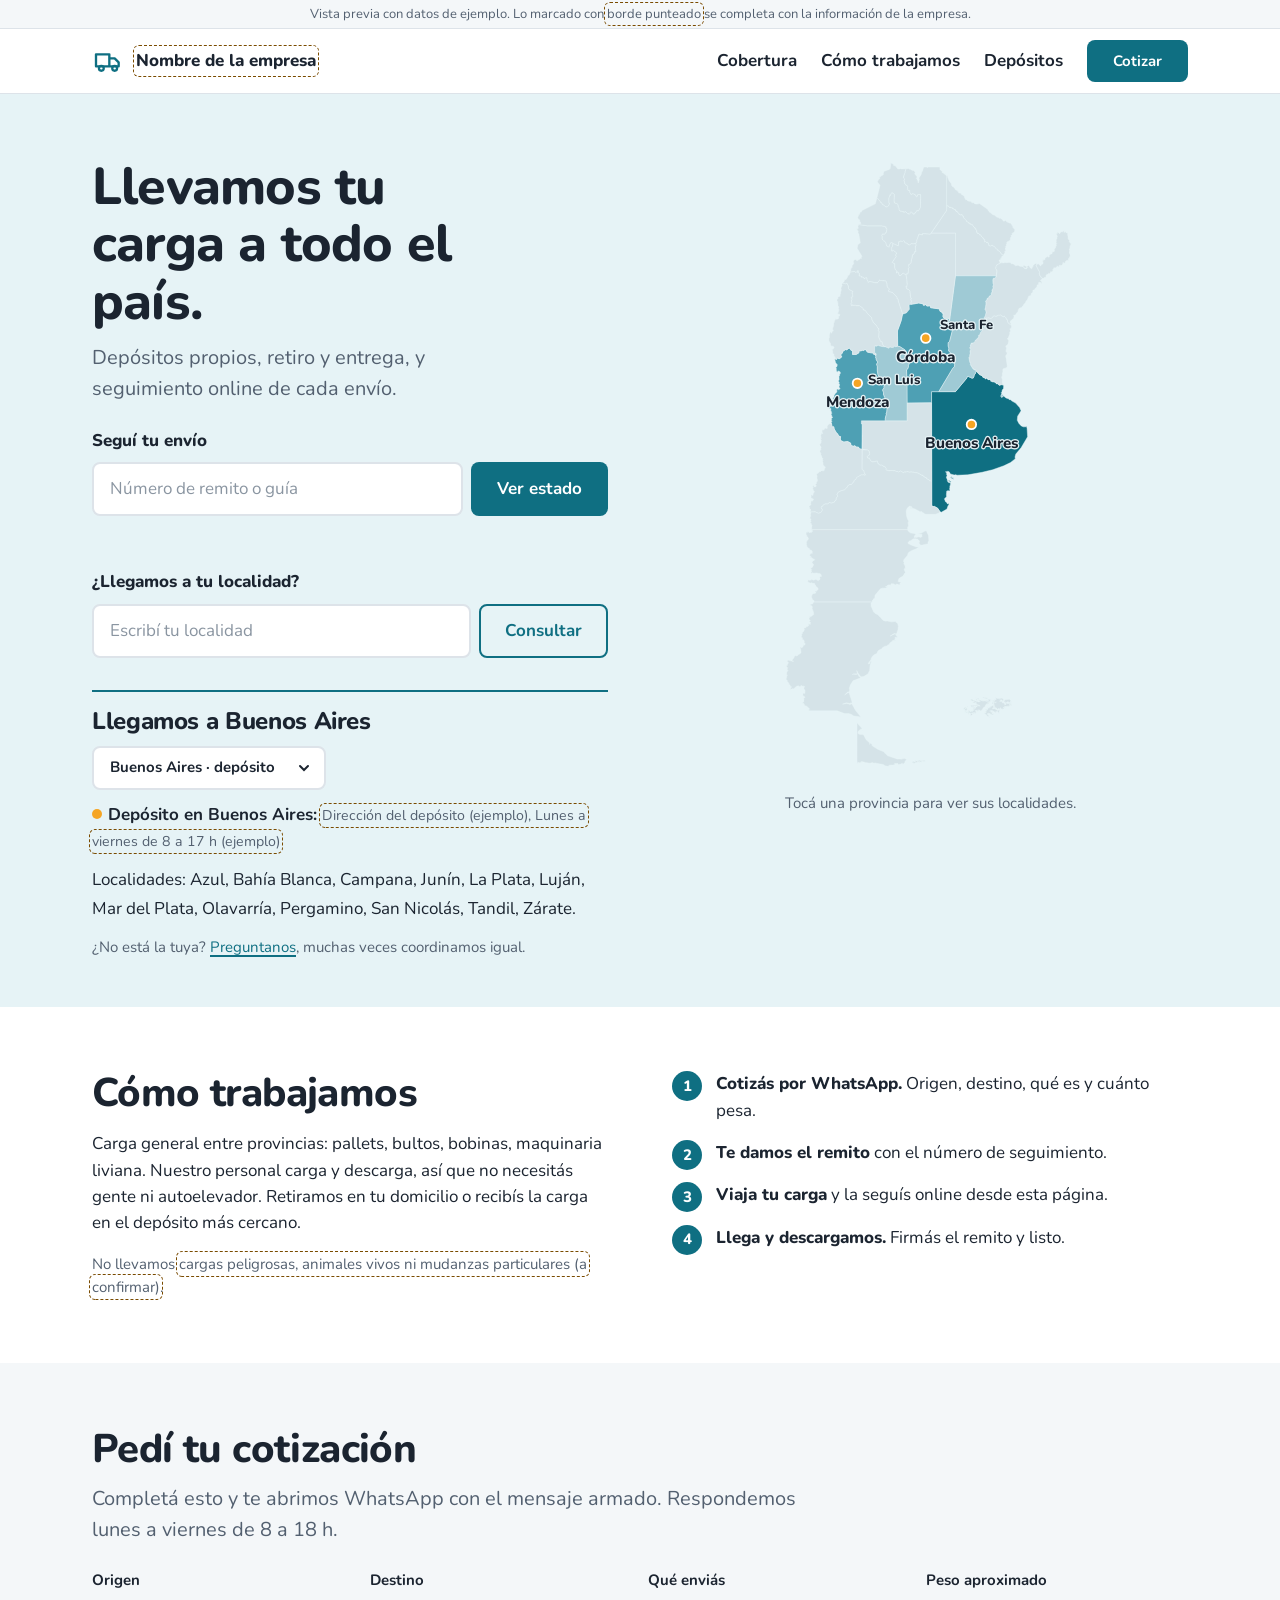
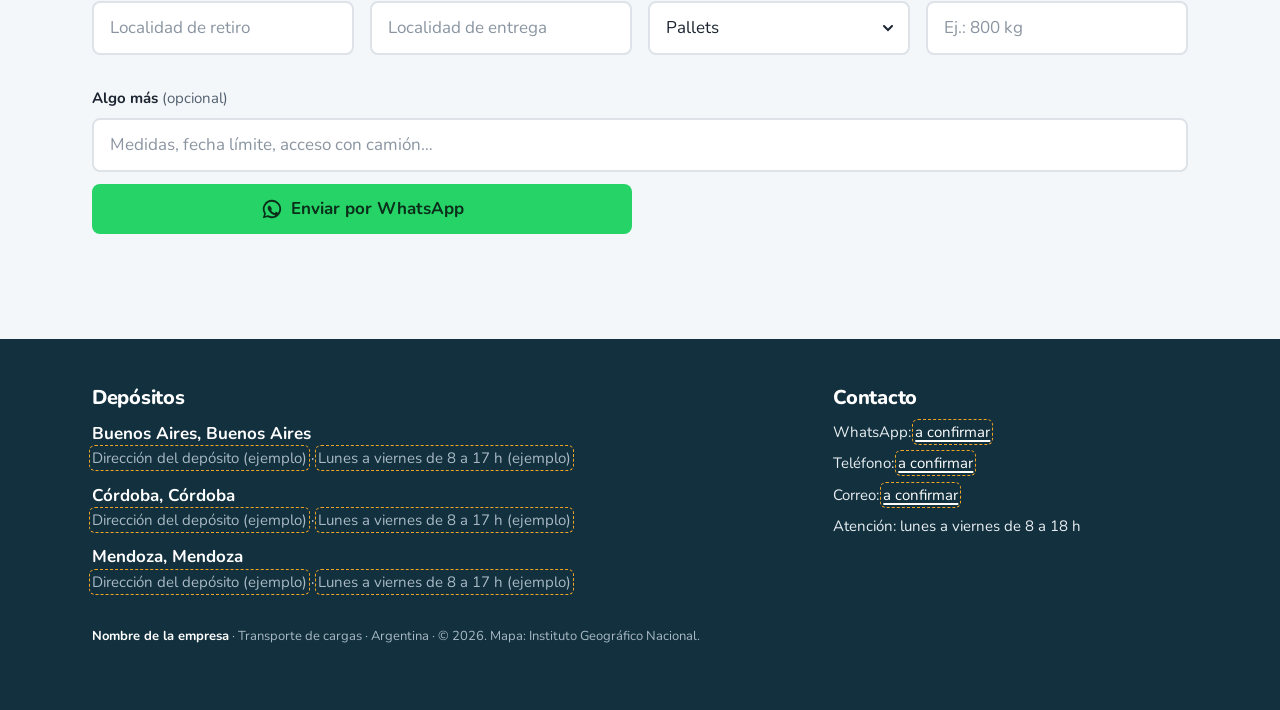
<file: web/index.html>
<!doctype html>
<html lang="es-AR">
<head>
  <meta charset="utf-8">
  <meta name="viewport" content="width=device-width, initial-scale=1">
  <title>Transporte de cargas con seguimiento online | Nombre de la empresa</title>
  <meta name="description" content="Llevamos tu carga a todo el país, con depósitos propios, retiro y entrega, y seguimiento online. Consultá si llegamos a tu localidad y cotizá por WhatsApp.">
  <meta property="og:title" content="Transporte de cargas con seguimiento online">
  <meta property="og:description" content="Consultá si llegamos a tu localidad, seguí tu envío y cotizá por WhatsApp.">
  <meta property="og:type" content="website">
  <meta property="og:image" content="assets/og.png">
  <meta name="theme-color" content="#0f6f82">
  <link rel="icon" href="assets/favicon.svg" type="image/svg+xml">
  <link rel="preconnect" href="https://fonts.googleapis.com">
  <link rel="preconnect" href="https://fonts.gstatic.com" crossorigin>
  <link href="https://fonts.googleapis.com/css2?family=Nunito:wght@400;600;700;800&display=swap" rel="stylesheet">
  <link rel="stylesheet" href="styles/tokens.css">
  <link rel="stylesheet" href="styles/site.css">
</head>
<body>
<svg width="0" height="0" style="position:absolute" aria-hidden="true">
  <symbol id="i-truck" viewBox="0 0 24 24"><path d="M3 7h10v9H3zM13 10h4l3 3v3h-7z"/><circle cx="7" cy="17.5" r="1.8"/><circle cx="17" cy="17.5" r="1.8"/></symbol>
  <symbol id="i-wa" viewBox="0 0 24 24"><path fill="currentColor" stroke="none" d="M12 2a10 10 0 0 0-8.6 15.1L2 22l5-1.3A10 10 0 1 0 12 2m0 2a8 8 0 1 1-4.1 14.9l-.3-.2-3 .8.8-2.9-.2-.3A8 8 0 0 1 12 4m-3 4.3c-.2 0-.5 0-.7.3-.3.3-1 1-1 2.4s1 2.8 1.2 3c.1.2 2 3.2 5 4.4 2.4 1 2.9.8 3.4.7.5 0 1.7-.7 1.9-1.4.3-.7.3-1.2.2-1.4l-.5-.3-1.9-.9c-.2-.1-.4-.2-.6.1l-.9 1.1c-.2.2-.3.2-.6.1a6.6 6.6 0 0 1-3.3-2.9c-.2-.4.2-.4.6-1.1.1-.2 0-.4 0-.5l-.9-2c-.2-.5-.4-.5-.6-.5z"/></symbol>
</svg>

<a class="skip" href="#principal">Ir al contenido</a>

<div class="borrador" id="aviso-borrador" hidden>
  Vista previa con datos de ejemplo. Lo marcado con <span class="ph">borde punteado</span> se completa con la información de la empresa.
</div>

<header class="nav" id="arriba">
  <div class="wrap nav__in">
    <a class="brand" href="#arriba" aria-label="Inicio">
      <svg class="brand__mark" aria-hidden="true"><use href="#i-truck"/></svg>
      <span class="ph" data-empresa>Nombre de la empresa</span>
    </a>
    <button class="nav__toggle" type="button" aria-expanded="false" aria-controls="menu" id="nav-toggle">
      <span class="nav__bars" aria-hidden="true"></span>
      <span class="sr-only">Menú</span>
    </button>
    <nav class="nav__menu" id="menu" aria-label="Principal">
      <a href="#cobertura">Cobertura</a>
      <a href="#como">Cómo trabajamos</a>
      <a href="#depositos">Depósitos</a>
      <a class="btn btn--primary btn--sm" href="#cotizar">Cotizar</a>
    </nav>
  </div>
</header>

<main id="principal">

  <!-- Hero + cobertura -->
  <section class="hero" id="cobertura" aria-labelledby="hero-titulo">
    <div class="wrap hero__in">
      <div class="hero__copy">
        <h1 id="hero-titulo">Llevamos tu carga a todo el país.</h1>
        <p class="hero__sub">Depósitos propios, retiro y entrega, y seguimiento online de cada envío.</p>

        <form class="search" id="form-seguir" novalidate>
          <label class="search__label" for="nro-seguimiento">Seguí tu envío</label>
          <div class="search__row">
            <input class="input" id="nro-seguimiento" name="numero" type="text" inputmode="numeric" autocomplete="off" placeholder="Número de remito o guía" required>
            <button class="btn btn--primary" type="submit">Ver estado</button>
          </div>
          <p class="msg" id="seg-msg" role="status" aria-live="polite"></p>
        </form>

        <form class="search" id="form-llegamos" novalidate>
          <label class="search__label" for="buscar-localidad">¿Llegamos a tu localidad?</label>
          <div class="search__row">
            <input class="input" id="buscar-localidad" name="localidad" type="search" autocomplete="off" placeholder="Escribí tu localidad" list="lista-localidades">
            <button class="btn btn--secondary" type="submit">Consultar</button>
          </div>
          <datalist id="lista-localidades"></datalist>
        </form>
      </div>

      <figure class="hero__map" id="mapa-hero" aria-label="Mapa de cobertura por provincia">
        <svg xmlns="http://www.w3.org/2000/svg" viewBox="0 0 1655 3450" role="img" aria-labelledby="mapa-titulo">
<title id="mapa-titulo">Mapa de Argentina por provincias</title>
<path id="prov-06" data-nombre="Buenos Aires" d="M1084,1177 1100,1195 1117,1202 1119,1210 1130,1212 1133,1219 1141,1213 1147,1222 1163,1222 1163,1231 1168,1231 1172,1235 1183,1234 1184,1237 1190,1239 1193,1245 1201,1245 1209,1254 1224,1250 1234,1254 1233,1272 1226,1280 1224,1293 1220,1294 1225,1303 1221,1305 1219,1315 1224,1321 1227,1316 1234,1313 1247,1324 1260,1328 1265,1333 1271,1333 1280,1341 1300,1352 1322,1377 1330,1395 1311,1424 1309,1447 1318,1464 1331,1478 1342,1483 1354,1483 1357,1482 1357,1479 1360,1481 1363,1491 1366,1538 1330,1599 1301,1633 1297,1647 1297,1655 1299,1654 1297,1660 1272,1680 1235,1698 1173,1720 1115,1734 1036,1748 977,1750 969,1747 961,1749 940,1743 933,1731 927,1729 922,1729 919,1731 914,1730 915,1734 920,1734 918,1736 920,1740 918,1745 922,1749 921,1755 918,1760 920,1762 918,1761 919,1766 923,1773 927,1775 922,1775 921,1777 935,1779 945,1787 943,1789 939,1789 931,1780 923,1780 925,1785 930,1785 927,1786 930,1788 929,1790 934,1788 933,1790 942,1795 936,1816 938,1818 936,1821 937,1835 934,1837 931,1835 924,1837 924,1835 923,1838 920,1837 918,1857 919,1869 907,1880 913,1896 920,1900 923,1907 926,1908 926,1906 921,1903 931,1908 932,1913 927,1919 921,1937 890,1954 883,1952 870,1932 852,1922 844,1923 838,1919 837,1921 836,1289 968,1289 1030,1215 1033,1207 1039,1204 1042,1208 1049,1209 1059,1215 1066,1214 1067,1208 1071,1205 1071,1197 1077,1191 1082,1176 1084,1177ZM946,1759 946,1763 946,1759 948,1761 948,1759 951,1760 950,1761 952,1760 950,1765 953,1766 955,1760 955,1770 956,1766 957,1769 956,1774 950,1768 941,1766 942,1761 944,1762 944,1759 946,1759Z"><title>Buenos Aires</title></path>
<path id="prov-10" data-nombre="Catamarca" d="M433,367 483,374 561,374 586,380 583,386 588,387 590,394 586,412 583,413 579,421 567,420 563,422 562,427 564,430 564,448 573,458 578,458 578,461 584,466 588,485 594,486 600,492 607,473 613,464 617,463 623,472 621,488 618,490 617,497 617,513 627,510 644,524 638,536 642,543 619,576 633,583 632,599 636,615 641,619 644,635 647,628 650,627 654,631 657,647 661,647 664,651 670,642 680,635 696,645 700,669 702,697 699,711 695,710 694,712 698,715 699,722 708,724 717,734 721,770 726,777 723,778 722,783 726,791 723,797 723,807 712,810 714,835 697,855 676,862 653,791 650,777 645,777 645,768 623,744 599,736 598,731 603,722 591,712 591,703 589,703 590,697 585,679 550,675 546,677 539,688 522,688 497,681 485,687 485,682 478,667 480,661 471,662 464,667 462,660 453,657 451,660 450,653 446,654 442,650 437,652 438,637 432,634 430,621 427,632 423,629 416,632 416,629 410,626 387,630 387,622 391,620 390,612 396,606 395,602 399,603 396,593 399,594 399,591 403,590 404,582 409,580 404,576 406,566 409,565 411,560 420,560 423,566 427,568 429,562 435,563 435,556 437,560 445,553 450,554 448,548 452,542 426,499 429,479 443,468 435,420 430,413 432,407 426,395 426,391 432,388 430,376 433,373 433,367Z"><title>Catamarca</title></path>
<path id="prov-22" data-nombre="Chaco" d="M920,262 931,266 931,270 935,270 935,272 940,270 939,273 941,271 942,274 950,274 949,276 953,276 953,281 955,277 955,281 958,280 961,284 964,281 967,286 970,287 968,288 970,292 974,293 976,292 977,296 978,294 977,298 984,302 989,311 994,311 994,314 1004,312 1005,315 1006,314 1009,316 1008,320 1010,322 1012,320 1013,330 1031,348 1029,350 1038,353 1039,357 1044,357 1043,359 1046,363 1052,362 1050,365 1054,368 1058,367 1058,370 1061,367 1070,382 1073,384 1075,382 1076,388 1079,389 1077,389 1079,391 1078,392 1080,391 1082,397 1086,399 1084,406 1087,407 1085,409 1089,411 1087,411 1089,416 1092,414 1100,419 1102,423 1105,422 1107,427 1113,430 1113,434 1117,439 1123,442 1125,450 1129,450 1130,464 1134,461 1137,465 1147,465 1152,476 1150,480 1154,484 1157,482 1157,484 1162,485 1171,480 1170,482 1173,483 1172,484 1183,488 1194,502 1200,504 1202,510 1206,509 1207,514 1216,519 1216,523 1219,524 1224,533 1230,533 1231,539 1223,544 1224,550 1220,550 1221,556 1217,554 1217,561 1209,563 1209,569 1214,573 1212,582 1208,586 1199,588 1191,600 1191,611 1196,618 1197,628 1194,639 1195,646 1191,657 1191,650 968,650 968,415 834,415 919,289 920,262Z"><title>Chaco</title></path>
<path id="prov-26" data-nombre="Chubut" d="M492,2050 704,2050 708,2059 719,2068 751,2074 744,2081 739,2092 744,2093 750,2092 750,2094 753,2094 764,2090 778,2093 785,2085 782,2083 784,2079 781,2075 758,2074 782,2068 800,2058 806,2057 809,2060 819,2082 821,2111 816,2120 817,2126 813,2129 777,2137 768,2127 768,2118 771,2113 766,2112 767,2109 764,2109 761,2103 749,2100 738,2100 729,2105 722,2111 715,2112 711,2115 706,2123 708,2128 713,2129 719,2133 749,2145 757,2146 762,2144 764,2148 752,2156 728,2165 711,2175 705,2183 705,2190 683,2216 681,2226 685,2230 683,2235 686,2243 687,2247 691,2247 689,2253 694,2254 690,2258 692,2264 687,2265 685,2270 692,2287 683,2296 687,2302 684,2303 684,2301 680,2301 681,2304 678,2306 680,2309 673,2308 673,2310 659,2317 655,2323 652,2335 654,2338 660,2339 662,2341 664,2340 668,2343 662,2346 663,2351 660,2351 662,2353 658,2355 656,2353 655,2356 651,2352 645,2352 644,2354 643,2350 639,2351 639,2354 636,2355 629,2350 615,2348 609,2357 602,2354 602,2356 599,2355 590,2360 588,2364 594,2365 593,2367 583,2364 584,2367 590,2370 590,2372 564,2373 554,2377 524,2412 523,2429 516,2432 514,2435 516,2436 508,2443 510,2446 505,2450 186,2450 188,2446 185,2439 176,2434 178,2430 173,2422 175,2418 174,2416 179,2408 176,2406 183,2402 192,2402 199,2399 194,2393 195,2389 202,2390 201,2387 210,2382 210,2374 203,2366 198,2364 198,2361 195,2360 197,2357 192,2353 192,2348 178,2346 177,2343 175,2344 172,2342 167,2346 159,2340 155,2340 152,2338 155,2336 152,2335 155,2331 152,2328 152,2326 156,2326 157,2328 163,2330 164,2328 172,2329 171,2327 174,2325 182,2327 184,2329 199,2324 205,2329 213,2331 220,2325 221,2318 218,2314 221,2309 228,2309 229,2303 224,2300 226,2297 223,2294 217,2292 209,2292 206,2289 185,2291 180,2288 172,2292 170,2285 174,2283 173,2277 171,2277 175,2272 170,2266 170,2261 177,2260 185,2245 184,2240 181,2239 181,2236 176,2234 177,2229 184,2220 189,2220 188,2218 191,2215 187,2212 181,2213 181,2208 177,2208 175,2204 167,2205 170,2198 167,2195 163,2195 164,2192 163,2189 166,2188 165,2182 170,2184 174,2180 179,2181 177,2173 179,2170 176,2166 163,2160 163,2155 155,2151 146,2140 148,2138 145,2130 147,2128 147,2123 144,2119 150,2114 148,2110 154,2107 157,2099 154,2095 155,2091 147,2088 148,2082 144,2076 144,2064 152,2065 151,2063 154,2061 161,2064 163,2069 167,2065 175,2065 179,2061 179,2055 175,2050 492,2050Z"><title>Chubut</title></path>
<path id="prov-02" data-nombre="Ciudad Autónoma de Buenos Aires" d="M1225,1303 1232,1308 1234,1313 1227,1316 1224,1321 1219,1315 1219,1312 1221,1305 1225,1303Z"><title>Ciudad Autónoma de Buenos Aires</title></path>
<path id="prov-18" data-nombre="Corrientes" d="M1339,599 1342,600 1348,609 1360,611 1365,606 1362,596 1367,596 1371,593 1375,596 1380,606 1388,611 1395,599 1396,591 1400,590 1406,583 1416,581 1414,595 1432,629 1431,633 1432,645 1438,653 1437,656 1441,656 1441,659 1448,664 1447,668 1436,675 1444,683 1443,692 1441,692 1438,687 1428,686 1426,691 1428,698 1418,701 1418,710 1409,718 1404,727 1395,730 1395,740 1386,748 1385,758 1372,762 1363,786 1358,788 1354,798 1343,809 1342,814 1330,826 1321,828 1317,833 1314,838 1313,849 1307,853 1302,862 1296,867 1289,868 1291,875 1289,884 1270,901 1270,909 1273,912 1276,923 1258,910 1255,904 1255,893 1250,891 1244,879 1238,874 1232,876 1215,866 1211,868 1207,866 1202,871 1197,871 1192,875 1185,872 1177,873 1171,881 1164,886 1149,882 1143,884 1138,883 1137,891 1136,893 1134,893 1126,878 1132,874 1137,851 1134,840 1130,834 1133,828 1136,807 1136,796 1134,789 1141,784 1143,774 1150,772 1155,761 1162,759 1166,753 1165,748 1170,738 1169,729 1176,717 1174,708 1178,699 1175,694 1174,672 1177,663 1186,664 1193,655 1197,628 1196,618 1191,611 1191,600 1198,589 1222,577 1231,579 1241,576 1246,578 1260,576 1271,577 1276,584 1285,583 1300,594 1314,591 1322,597 1339,599ZM1346,592 1361,600 1360,605 1352,610 1342,599 1337,598 1346,592Z"><title>Corrientes</title></path>
<path id="prov-14" data-nombre="Córdoba" d="M796,813 800,808 805,808 804,811 810,817 830,816 831,826 882,833 880,837 883,846 893,850 894,856 902,856 899,867 899,876 905,884 932,885 935,898 958,924 936,1011 927,1020 928,1024 928,1038 932,1049 930,1061 934,1069 943,1076 952,1099 951,1104 953,1107 951,1108 954,1111 950,1118 957,1119 962,1127 964,1140 962,1151 952,1162 876,1289 836,1289 836,1350 701,1352 698,1169 704,1164 709,1150 707,1147 712,1136 712,1131 716,1119 715,1112 718,1103 716,1098 714,1080 711,1082 693,1083 690,1059 660,1040 649,1039 648,954 668,899 676,862 697,855 714,835 712,810 766,800 790,805 791,812 796,813Z"><title>Córdoba</title></path>
<path id="prov-30" data-nombre="Entre Ríos" d="M1215,866 1232,876 1238,874 1244,879 1250,891 1255,893 1255,904 1258,910 1275,922 1277,928 1275,941 1268,942 1272,954 1267,962 1268,971 1261,986 1262,989 1254,996 1262,1008 1258,1026 1254,1032 1245,1037 1250,1050 1246,1066 1253,1076 1251,1084 1246,1088 1245,1096 1248,1107 1254,1150 1247,1158 1232,1162 1229,1168 1230,1178 1227,1186 1227,1200 1222,1209 1227,1222 1227,1242 1234,1254 1224,1250 1209,1254 1201,1245 1193,1245 1190,1239 1184,1237 1183,1234 1172,1235 1168,1231 1163,1231 1162,1222 1148,1223 1141,1213 1133,1219 1130,1212 1120,1210 1116,1202 1100,1195 1094,1187 1090,1185 1087,1179 1080,1174 1079,1168 1070,1167 1056,1151 1054,1145 1050,1140 1051,1133 1047,1127 1042,1101 1046,1096 1047,1083 1050,1082 1048,1065 1051,1055 1046,1048 1052,1040 1050,1031 1053,1029 1054,1023 1066,1020 1077,1011 1077,1005 1084,1003 1086,997 1092,994 1096,985 1095,979 1102,975 1106,962 1111,958 1118,944 1124,938 1127,927 1132,921 1129,915 1131,910 1131,900 1127,894 1129,884 1136,893 1138,883 1143,884 1149,882 1164,886 1171,881 1177,873 1185,872 1192,875 1197,871 1202,871 1207,866 1211,868 1215,866Z"><title>Entre Ríos</title></path>
<path id="prov-34" data-nombre="Formosa" d="M921,99 923,97 923,102 926,102 927,104 925,110 927,113 929,115 931,112 930,121 946,143 946,151 951,157 957,159 961,166 965,167 967,174 972,178 974,178 979,180 980,184 984,185 985,192 997,195 1002,199 1001,201 1005,204 1009,204 1014,210 1015,208 1017,211 1017,217 1025,231 1030,230 1036,237 1055,240 1057,246 1063,247 1066,245 1074,252 1080,254 1089,254 1100,251 1145,283 1149,291 1153,292 1154,298 1162,302 1172,312 1184,316 1197,327 1204,327 1208,333 1216,332 1223,336 1235,350 1243,343 1246,347 1249,348 1250,351 1254,351 1255,355 1260,354 1263,359 1272,358 1274,363 1280,368 1280,372 1285,379 1284,382 1295,395 1294,406 1292,407 1291,412 1286,410 1286,416 1281,415 1279,420 1282,422 1279,426 1274,425 1277,432 1272,436 1274,442 1269,446 1272,451 1260,460 1254,462 1251,469 1248,468 1253,473 1248,476 1248,485 1243,490 1247,496 1242,497 1244,500 1243,504 1246,515 1240,515 1241,525 1238,526 1238,530 1234,531 1235,537 1231,538 1229,533 1224,533 1219,524 1216,523 1216,519 1207,514 1206,509 1202,510 1200,504 1194,502 1183,488 1172,484 1173,483 1170,482 1171,480 1162,485 1157,484 1157,482 1154,484 1150,480 1152,476 1147,465 1137,465 1134,461 1130,464 1129,450 1125,450 1123,442 1117,439 1113,434 1113,430 1107,427 1105,422 1102,423 1100,419 1092,414 1089,416 1087,411 1089,411 1085,409 1087,407 1084,406 1086,399 1082,397 1080,391 1078,392 1079,391 1077,389 1079,389 1076,388 1075,382 1073,384 1070,382 1061,367 1058,370 1058,367 1054,368 1050,365 1052,362 1046,363 1043,359 1044,357 1039,357 1038,353 1029,350 1031,348 1013,330 1012,320 1010,322 1008,320 1009,316 1006,314 1005,315 1004,312 994,314 994,311 989,311 984,302 977,298 978,294 977,296 976,292 974,293 970,292 968,288 970,287 967,286 964,281 961,284 958,280 955,281 955,277 953,281 953,276 949,276 950,274 942,274 941,271 939,273 940,270 935,272 935,270 931,270 931,266 920,262 920,258 919,261 919,96 921,99Z"><title>Formosa</title></path>
<path id="prov-38" data-nombre="Jujuy" d="M614,29 624,33 627,37 627,42 636,43 650,61 663,60 664,58 671,60 695,59 690,78 691,82 689,84 682,102 682,110 688,115 685,123 689,143 694,146 694,150 699,150 704,155 704,164 706,166 704,172 706,173 708,179 713,177 716,181 717,192 720,195 720,198 726,200 734,195 736,198 746,202 753,214 757,211 760,202 776,202 775,272 765,291 763,293 755,290 749,301 746,301 744,308 737,311 731,303 722,297 718,302 718,307 715,310 703,306 694,296 684,300 681,299 681,296 675,296 673,293 667,295 657,288 656,275 652,269 650,256 641,250 635,251 635,247 631,248 629,236 631,201 618,192 612,199 610,207 606,206 604,216 601,219 601,247 604,248 602,259 592,271 579,267 572,259 568,260 564,257 561,247 556,248 552,239 535,219 552,150 537,131 542,122 550,115 549,104 554,104 557,99 569,94 572,74 603,63 605,59 608,59 611,29 614,29Z"><title>Jujuy</title></path>
<path id="prov-42" data-nombre="La Pampa" d="M836,1351 837,1783 826,1781 823,1776 808,1769 805,1761 801,1764 798,1760 793,1759 793,1756 788,1754 789,1751 786,1752 787,1750 783,1751 765,1740 762,1741 757,1737 724,1732 715,1733 700,1730 698,1732 694,1731 694,1734 687,1732 680,1736 668,1728 663,1727 655,1733 647,1729 641,1730 634,1725 625,1725 624,1723 621,1724 606,1724 606,1726 588,1722 583,1718 585,1712 580,1704 574,1703 560,1694 552,1695 544,1690 542,1686 540,1686 537,1671 524,1675 508,1676 500,1670 492,1656 485,1657 480,1648 485,1642 494,1636 495,1631 491,1617 483,1611 453,1607 453,1467 449,1467 449,1450 701,1450 701,1352 836,1351Z"><title>La Pampa</title></path>
<path id="prov-46" data-nombre="La Rioja" d="M432,632 433,635 438,637 436,650 438,652 442,650 446,654 450,653 451,660 453,657 462,660 464,667 471,662 480,661 478,667 485,682 485,687 497,681 522,688 539,688 546,677 550,675 585,679 590,697 589,703 591,703 591,712 603,722 598,731 599,736 623,744 645,768 645,777 650,777 653,791 676,862 668,899 648,954 649,1039 639,1041 632,1039 625,1044 624,1047 619,1044 618,1046 607,1043 604,1044 603,1050 586,1045 573,1038 567,1031 562,1013 555,1013 544,988 546,958 542,952 545,942 541,940 529,920 519,913 513,904 506,890 505,880 481,857 469,840 460,839 457,828 453,828 452,825 438,815 419,815 416,812 405,814 403,809 399,812 399,815 393,815 391,803 396,796 394,790 395,783 397,782 394,769 396,765 399,767 401,763 401,754 397,745 401,736 381,726 377,718 378,710 369,691 360,695 357,692 354,693 350,691 346,692 344,688 347,689 348,685 353,683 358,668 363,673 364,668 370,663 375,647 380,647 384,640 387,630 410,626 416,629 416,632 423,629 427,632 430,621 432,632Z"><title>La Rioja</title></path>
<path id="prov-50" data-nombre="Mendoza" d="M307,1130 302,1112 303,1108 305,1107 310,1113 315,1103 327,1107 333,1104 338,1100 340,1093 336,1089 337,1083 344,1076 347,1064 352,1064 361,1057 369,1059 375,1052 380,1050 385,1050 393,1062 400,1061 400,1084 420,1084 436,1074 436,1064 449,1064 453,1059 457,1062 461,1062 466,1058 467,1060 469,1057 476,1059 479,1068 485,1072 505,1075 510,1072 514,1081 525,1085 529,1094 528,1104 531,1105 531,1113 539,1126 533,1138 537,1150 537,1175 541,1197 552,1213 551,1217 561,1227 562,1233 578,1246 573,1264 574,1265 574,1271 569,1273 567,1276 569,1280 566,1285 570,1288 568,1291 571,1294 571,1307 575,1312 576,1319 580,1322 579,1326 586,1333 589,1344 588,1351 593,1364 592,1374 589,1377 591,1381 589,1404 585,1408 587,1414 581,1435 582,1447 580,1450 449,1450 449,1467 453,1467 452,1607 438,1604 433,1595 418,1594 416,1589 412,1587 405,1590 392,1586 389,1572 373,1564 352,1567 338,1560 334,1557 333,1549 334,1537 327,1535 321,1529 319,1522 314,1520 306,1507 299,1495 297,1483 288,1484 286,1478 284,1462 282,1460 286,1454 285,1449 282,1447 286,1442 282,1440 282,1438 291,1431 285,1429 287,1425 282,1414 285,1411 283,1403 286,1402 280,1396 281,1382 271,1380 269,1377 273,1370 278,1370 286,1367 287,1351 289,1349 289,1344 296,1330 291,1327 291,1325 298,1318 298,1311 305,1299 314,1291 313,1279 317,1275 322,1279 323,1277 330,1275 331,1271 325,1263 329,1252 327,1246 323,1246 327,1239 323,1235 323,1227 326,1222 325,1204 328,1202 329,1193 331,1192 330,1189 333,1189 333,1184 331,1179 323,1177 322,1174 315,1182 312,1177 313,1174 310,1171 311,1163 308,1155 314,1151 316,1140 307,1130Z"><title>Mendoza</title></path>
<path id="prov-54" data-nombre="Misiones" d="M1567,404 1568,412 1570,406 1572,409 1575,406 1579,414 1580,411 1583,414 1585,412 1585,416 1587,416 1588,419 1586,421 1587,424 1589,425 1587,427 1590,431 1588,434 1590,437 1588,438 1590,440 1589,447 1597,454 1596,462 1604,471 1604,479 1599,489 1600,499 1597,500 1598,503 1596,504 1597,507 1599,506 1597,514 1595,514 1598,515 1597,522 1595,522 1599,525 1596,526 1600,527 1600,535 1603,536 1600,536 1602,539 1600,543 1602,544 1599,543 1599,546 1597,547 1598,549 1595,551 1596,553 1595,555 1593,553 1595,557 1592,554 1594,557 1591,558 1594,560 1590,560 1592,565 1589,567 1586,563 1583,568 1580,565 1579,570 1575,570 1574,575 1569,580 1564,580 1562,575 1559,588 1555,590 1554,595 1549,590 1548,597 1543,591 1539,593 1541,597 1534,601 1530,595 1527,604 1523,601 1522,607 1517,606 1515,609 1512,603 1509,612 1505,614 1505,622 1502,627 1498,627 1497,630 1493,627 1491,629 1495,635 1489,635 1487,640 1482,636 1476,643 1472,642 1471,647 1467,648 1468,653 1462,660 1458,658 1454,666 1451,662 1448,664 1441,659 1441,656 1437,656 1438,653 1432,645 1431,633 1432,629 1414,595 1416,583 1420,586 1427,584 1435,594 1439,594 1443,588 1451,583 1450,578 1452,575 1448,569 1449,566 1453,566 1453,560 1461,561 1462,553 1468,547 1477,544 1481,547 1486,545 1486,537 1493,530 1501,528 1502,518 1507,516 1512,517 1514,512 1513,504 1520,495 1521,488 1525,481 1523,476 1527,471 1523,466 1525,459 1522,450 1523,448 1528,448 1527,441 1530,433 1524,417 1530,417 1529,410 1532,409 1534,413 1537,411 1539,414 1542,419 1546,410 1549,411 1553,406 1556,410 1558,406 1562,408 1560,404 1563,404 1568,399 1567,404Z"><title>Misiones</title></path>
<path id="prov-58" data-nombre="Neuquén" d="M284,1466 288,1483 297,1483 299,1495 306,1507 314,1520 319,1522 321,1529 327,1535 334,1537 333,1549 334,1557 338,1560 352,1567 373,1564 389,1572 392,1586 405,1590 412,1587 416,1589 418,1594 433,1595 438,1604 453,1607 453,1718 463,1725 465,1736 473,1750 471,1748 467,1750 459,1747 455,1749 449,1748 433,1757 429,1758 421,1767 421,1771 410,1778 408,1787 401,1792 394,1802 385,1801 372,1810 373,1813 367,1821 354,1832 339,1835 321,1844 315,1855 319,1868 316,1868 311,1875 310,1887 301,1893 302,1898 282,1904 272,1900 264,1909 248,1909 238,1915 234,1922 229,1923 227,1926 227,1930 233,1937 234,1943 225,1956 212,1960 193,1952 169,1953 165,1947 169,1946 169,1938 163,1933 164,1929 160,1923 170,1913 171,1908 169,1909 166,1906 169,1906 170,1903 171,1892 174,1891 178,1894 182,1887 185,1886 182,1879 180,1878 178,1881 171,1873 173,1869 171,1867 173,1864 171,1861 172,1858 181,1862 183,1860 182,1853 190,1841 188,1837 182,1834 184,1831 180,1822 184,1818 180,1815 181,1809 183,1806 188,1813 197,1814 200,1808 199,1805 197,1806 194,1803 199,1799 201,1795 200,1787 205,1785 207,1778 203,1765 205,1755 202,1748 202,1743 213,1737 218,1730 222,1731 229,1725 242,1726 246,1720 244,1717 250,1709 249,1704 238,1693 237,1679 234,1675 237,1667 233,1662 237,1661 237,1659 232,1654 231,1647 227,1645 228,1639 225,1636 222,1636 226,1632 220,1620 220,1615 226,1609 224,1604 227,1597 224,1590 221,1588 219,1578 222,1578 223,1573 227,1571 226,1565 229,1561 223,1550 219,1548 228,1547 229,1544 225,1543 227,1537 222,1534 226,1531 227,1518 230,1518 231,1521 236,1519 232,1512 233,1498 240,1500 245,1497 246,1490 248,1492 251,1490 253,1493 256,1491 259,1493 262,1489 259,1484 261,1480 260,1477 265,1474 270,1468 270,1464 276,1468 280,1467 282,1461 284,1466Z"><title>Neuquén</title></path>
<path id="prov-62" data-nombre="Río Negro" d="M454,1609 483,1611 490,1615 495,1631 494,1636 485,1642 480,1648 485,1657 492,1656 500,1670 508,1676 524,1675 537,1671 540,1686 542,1686 544,1690 552,1695 560,1694 574,1703 580,1704 585,1712 583,1718 588,1722 606,1726 606,1724 621,1724 624,1723 625,1725 634,1725 641,1730 647,1729 655,1733 663,1727 668,1728 680,1736 687,1732 694,1734 694,1731 698,1732 700,1730 715,1733 724,1732 757,1737 762,1741 765,1740 783,1751 787,1750 786,1752 789,1751 788,1754 793,1756 793,1759 798,1760 801,1764 805,1761 808,1769 823,1776 826,1781 837,1783 837,1921 838,1919 844,1923 852,1922 870,1932 883,1952 876,1958 858,1966 805,1966 797,1963 791,1957 779,1953 782,1953 780,1950 779,1952 772,1951 745,1936 729,1932 719,1933 717,1931 721,1928 721,1931 722,1929 730,1931 728,1927 725,1928 725,1925 727,1924 716,1921 710,1922 716,1923 712,1925 717,1926 709,1926 702,1931 696,1947 698,1973 703,1992 710,2002 709,2006 710,2008 708,2011 706,2010 709,2027 708,2033 705,2034 704,2050 175,2050 174,2034 177,2032 175,2029 177,2029 173,2022 174,2019 167,2011 170,2007 172,2008 169,2001 171,1994 165,1986 167,1981 166,1976 171,1977 166,1967 170,1965 169,1958 172,1956 169,1953 193,1952 212,1960 225,1956 234,1943 233,1937 227,1930 227,1926 229,1923 234,1922 238,1915 248,1909 264,1909 272,1900 282,1904 302,1898 301,1893 310,1887 311,1875 316,1868 319,1868 315,1855 321,1844 339,1835 354,1832 367,1821 373,1813 372,1810 385,1801 394,1802 401,1792 408,1787 410,1778 421,1771 421,1767 429,1758 433,1757 449,1748 455,1749 459,1747 467,1750 471,1748 473,1750 465,1736 463,1725 453,1718 454,1609Z"><title>Río Negro</title></path>
<path id="prov-66" data-nombre="Salta" d="M790,59 793,50 811,50 813,55 814,50 882,50 883,66 885,65 894,75 896,74 895,81 901,81 905,88 909,87 909,90 916,97 919,96 919,289 829,421 787,417 786,425 767,420 755,454 755,461 749,472 735,474 726,472 713,481 711,477 706,479 706,473 688,467 686,458 681,456 676,461 666,459 661,462 655,462 653,485 625,474 615,463 607,473 600,492 594,486 588,485 584,466 578,461 578,458 573,458 569,455 564,447 564,430 562,427 564,422 567,420 579,421 583,413 586,412 590,394 588,387 583,386 586,380 561,374 483,374 433,367 437,363 440,365 446,361 443,353 441,353 439,341 432,337 428,329 434,317 434,310 436,312 439,311 442,298 448,299 452,290 526,253 535,219 552,239 556,248 561,247 564,257 568,260 572,259 579,267 592,271 602,259 604,248 601,247 601,219 604,216 606,206 610,207 616,191 631,201 629,236 631,248 635,247 635,251 641,250 650,256 652,269 656,275 657,288 667,295 673,293 675,296 681,296 681,299 684,300 694,296 703,306 715,310 718,307 718,302 722,297 731,303 735,310 737,311 744,308 746,301 749,301 755,290 763,293 766,289 775,272 776,202 760,202 757,211 753,214 746,202 736,198 734,195 726,200 719,198 720,195 717,192 716,181 713,177 708,179 706,173 703,172 706,166 704,164 704,155 699,150 694,150 694,146 689,142 685,123 688,115 682,110 682,104 689,84 691,82 690,78 695,59 710,58 715,62 720,62 730,69 737,69 746,78 743,87 756,104 753,114 757,119 756,122 761,124 761,136 763,138 769,117 767,115 769,106 779,91 781,81 783,74 785,74 790,59Z"><title>Salta</title></path>
<path id="prov-70" data-nombre="San Juan" d="M309,888 314,890 323,885 324,872 328,872 330,865 330,863 325,861 320,862 318,859 323,846 325,836 322,829 325,823 320,815 319,799 317,795 318,791 314,788 314,782 320,775 319,769 325,764 332,763 331,755 335,748 334,740 339,727 337,724 336,718 339,710 342,708 343,704 340,697 344,693 343,690 353,693 357,692 360,695 369,691 378,710 377,718 381,726 401,736 397,745 401,754 401,763 399,767 396,765 394,769 397,782 395,783 394,790 396,796 391,803 393,815 399,815 399,812 403,809 405,814 416,812 419,815 438,815 452,825 453,828 457,828 460,839 469,840 481,857 505,880 506,890 513,904 519,913 529,920 541,940 545,942 542,952 546,958 544,988 555,1013 562,1013 567,1031 578,1042 561,1040 541,1033 533,1038 522,1037 522,1072 530,1079 531,1088 527,1088 525,1085 514,1081 510,1072 505,1075 485,1072 479,1068 476,1059 469,1057 467,1060 466,1058 461,1062 457,1062 453,1059 449,1064 436,1064 436,1074 420,1084 400,1084 400,1061 393,1062 385,1050 380,1050 375,1052 369,1059 361,1057 352,1064 347,1064 344,1076 337,1083 336,1089 340,1093 338,1100 327,1107 315,1103 312,1111 308,1112 303,1097 297,1093 298,1083 290,1077 291,1064 288,1061 289,1057 285,1055 286,1053 292,1055 299,1046 293,1038 286,1038 279,1034 278,1020 275,1019 275,1015 270,1010 270,997 271,992 273,991 272,981 276,962 279,958 284,967 290,954 294,954 290,943 296,923 296,913 300,905 300,899 306,893 303,885 309,888Z"><title>San Juan</title></path>
<path id="prov-74" data-nombre="San Luis" d="M547,1036 561,1040 583,1042 601,1050 604,1044 607,1043 618,1046 619,1044 624,1047 625,1044 632,1039 638,1041 648,1039 660,1040 690,1059 693,1083 711,1082 714,1080 715,1083 716,1098 718,1103 715,1112 716,1119 713,1122 712,1136 707,1147 709,1150 704,1164 698,1169 701,1245 701,1450 580,1450 581,1435 587,1414 585,1408 589,1404 591,1381 589,1377 592,1374 593,1364 588,1351 589,1344 586,1333 579,1326 580,1322 576,1319 575,1312 571,1307 571,1294 568,1291 570,1288 566,1285 569,1280 567,1276 569,1273 574,1271 574,1265 573,1264 578,1246 562,1233 561,1227 551,1217 552,1213 541,1196 537,1175 537,1150 533,1138 539,1126 531,1113 531,1105 528,1104 529,1094 526,1089 531,1088 530,1079 522,1075 522,1071 522,1037 533,1038 541,1033 547,1036Z"><title>San Luis</title></path>
<path id="prov-78" data-nombre="Santa Cruz" d="M505,2452 502,2455 503,2473 517,2505 524,2512 542,2521 546,2527 555,2535 568,2550 581,2555 591,2554 615,2559 635,2557 641,2559 643,2564 651,2570 650,2572 653,2583 651,2601 643,2625 638,2626 630,2623 608,2637 632,2626 640,2626 642,2637 645,2640 649,2641 647,2644 649,2645 644,2647 642,2644 636,2644 634,2648 636,2649 636,2652 632,2655 639,2660 635,2662 632,2660 621,2662 618,2669 612,2670 604,2678 602,2681 603,2687 595,2685 591,2692 579,2693 571,2697 565,2702 561,2709 552,2711 541,2719 534,2734 519,2741 508,2751 502,2764 503,2769 499,2770 497,2776 493,2778 495,2782 489,2783 491,2788 486,2789 487,2791 495,2789 499,2776 503,2775 504,2780 497,2798 494,2828 486,2844 480,2850 461,2861 446,2862 431,2843 423,2828 428,2844 421,2846 404,2847 399,2850 405,2847 420,2849 427,2846 433,2852 434,2859 445,2865 441,2869 403,2884 388,2907 383,2923 384,2940 376,2947 375,2946 369,2949 363,2958 357,2961 378,2948 381,2948 398,3003 397,3007 391,3006 383,3010 367,3005 345,3013 368,3009 386,3013 385,3016 393,3011 397,3012 417,3048 445,3082 439,3090 440,3083 407,3078 395,3070 379,3065 356,3065 316,3050 164,3050 160,3047 157,3048 155,3046 163,3041 161,3037 148,3024 134,3020 135,3014 132,3013 132,3009 123,3008 126,3001 130,3002 130,2998 132,2997 131,2992 133,2987 128,2984 136,2978 137,2975 134,2970 130,2970 125,2961 128,2958 128,2952 137,2954 138,2938 130,2924 134,2921 135,2916 131,2915 129,2912 125,2914 119,2910 114,2912 111,2918 100,2911 87,2917 82,2924 73,2929 71,2927 58,2932 56,2929 59,2925 56,2924 65,2918 57,2915 56,2909 48,2902 50,2899 45,2898 47,2895 40,2888 41,2883 34,2877 35,2868 38,2865 36,2862 41,2855 34,2852 39,2847 35,2842 44,2826 39,2821 42,2812 35,2804 36,2800 42,2798 40,2793 45,2789 46,2782 40,2777 42,2770 75,2777 72,2775 68,2777 67,2769 78,2756 78,2754 80,2753 79,2750 83,2745 95,2747 99,2741 103,2740 103,2737 107,2737 116,2730 115,2717 111,2699 115,2698 118,2702 123,2701 128,2695 126,2692 130,2689 128,2685 136,2686 140,2682 133,2673 134,2666 129,2657 123,2656 124,2647 116,2644 121,2631 116,2624 119,2626 123,2625 124,2616 133,2609 132,2607 135,2601 131,2596 138,2591 142,2592 148,2583 154,2584 158,2579 156,2570 168,2573 166,2571 166,2568 169,2566 169,2563 161,2558 167,2551 161,2547 160,2541 163,2537 161,2531 171,2530 186,2518 184,2503 177,2485 179,2477 175,2470 169,2469 168,2466 166,2466 164,2464 180,2459 186,2450 505,2450 505,2452Z"><title>Santa Cruz</title></path>
<path id="prov-82" data-nombre="Santa Fe" d="M1021,650 1191,650 1191,657 1186,663 1177,663 1174,672 1175,694 1178,699 1174,708 1176,717 1169,729 1170,738 1165,748 1166,753 1162,759 1155,761 1150,772 1143,774 1141,784 1134,789 1136,796 1136,807 1133,828 1130,834 1134,840 1137,851 1132,874 1126,878 1129,883 1127,894 1131,900 1131,910 1129,915 1132,921 1127,927 1124,938 1118,944 1113,956 1106,962 1103,974 1095,979 1096,985 1092,994 1086,997 1084,1003 1077,1005 1077,1011 1066,1020 1057,1021 1053,1024 1053,1029 1050,1031 1051,1041 1046,1047 1052,1057 1048,1065 1050,1082 1047,1083 1046,1096 1042,1101 1047,1127 1051,1133 1050,1140 1064,1163 1072,1169 1079,1168 1080,1174 1083,1178 1082,1176 1077,1191 1071,1197 1071,1205 1067,1208 1067,1213 1059,1215 1049,1209 1042,1208 1039,1204 1034,1205 1030,1215 968,1289 876,1289 952,1162 962,1151 964,1140 962,1127 957,1119 950,1118 954,1111 951,1108 953,1107 951,1104 952,1099 943,1076 934,1069 930,1061 932,1049 928,1038 928,1024 927,1020 936,1011 958,924 935,898 968,650 1021,650Z"><title>Santa Fe</title></path>
<path id="prov-86" data-nombre="Santiago del Estero" d="M916,415 968,415 968,650 935,898 932,885 905,884 899,876 899,867 902,856 894,856 893,850 883,846 880,837 882,833 831,826 830,816 810,817 803,808 800,808 798,813 791,812 790,805 766,800 723,807 723,797 726,791 722,781 723,777 726,777 721,770 717,734 708,724 699,722 698,715 694,712 695,710 699,711 702,697 700,669 695,642 697,638 701,639 706,638 707,625 710,624 707,609 712,605 712,601 709,598 711,585 714,586 721,582 732,532 735,532 735,529 739,530 742,516 749,517 746,491 750,481 748,474 755,461 755,454 767,420 786,425 787,417 829,421 834,415 916,415Z"><title>Santiago del Estero</title></path>
<path id="prov-94" data-nombre="Tierra del Fuego" d="M700,3315 694,3320 693,3328 688,3330 691,3333 679,3344 676,3344 675,3339 672,3339 669,3343 653,3347 651,3341 632,3340 633,3347 622,3349 604,3350 601,3351 601,3354 595,3356 579,3353 570,3346 530,3339 530,3337 519,3339 516,3337 512,3337 512,3335 496,3339 470,3335 453,3330 448,3331 452,3334 448,3335 447,3333 438,3336 428,3334 433,3337 425,3339 425,3116 450,3145 457,3164 452,3152 444,3152 430,3164 430,3175 442,3181 457,3181 462,3183 474,3208 498,3230 491,3234 498,3229 509,3234 506,3237 509,3243 539,3262 573,3276 576,3278 578,3284 588,3290 587,3292 594,3298 646,3315 666,3315 668,3318 669,3316 675,3314 675,3316 678,3314 691,3312 689,3316 691,3314 700,3315ZM804,3323 800,3329 797,3328 792,3331 792,3327 785,3330 783,3328 779,3333 779,3331 772,3333 771,3336 770,3328 767,3330 764,3329 762,3333 757,3333 753,3338 749,3336 753,3334 751,3332 746,3339 740,3341 733,3342 737,3339 734,3336 736,3335 730,3336 728,3334 730,3330 735,3330 734,3328 737,3328 742,3332 748,3330 745,3323 756,3328 755,3325 757,3325 759,3331 758,3325 761,3321 762,3324 771,3323 777,3327 776,3323 779,3324 779,3326 784,3323 785,3328 789,3324 798,3322 799,3323 798,3326 804,3323ZM1036,3029 1032,3038 1035,3039 1031,3040 1035,3042 1030,3044 1033,3045 1025,3049 1020,3047 1021,3046 1019,3044 1021,3043 1017,3043 1016,3040 1014,3040 1014,3036 1017,3035 1011,3035 1016,3031 1015,3034 1017,3032 1021,3035 1019,3033 1022,3032 1022,3028 1026,3028 1025,3031 1029,3030 1029,3032 1022,3036 1020,3039 1028,3037 1031,3033 1032,3036 1034,3031 1031,3029 1032,3026 1035,3026 1036,3029ZM1100,2984 1093,2990 1095,2990 1082,2991 1078,2989 1082,2990 1081,2987 1085,2984 1089,2990 1093,2989 1094,2986 1081,2980 1078,2976 1089,2982 1096,2980 1098,2982 1096,2983 1100,2984ZM1148,2983 1144,2980 1146,2985 1136,2984 1133,2981 1125,2980 1116,2976 1122,2975 1127,2977 1134,2976 1136,2981 1139,2980 1139,2978 1143,2977 1148,2983ZM1167,2990 1159,2993 1161,2995 1159,2996 1166,2994 1156,3003 1156,2999 1153,2999 1154,3001 1143,3002 1154,3001 1150,3004 1153,3003 1151,3005 1155,3003 1151,3011 1144,3013 1147,3009 1140,3015 1142,3010 1135,3016 1134,3019 1139,3015 1134,3023 1130,3024 1133,3024 1125,3031 1122,3031 1114,3046 1103,3051 1102,3047 1103,3047 1097,3046 1099,3044 1097,3044 1096,3046 1094,3047 1096,3047 1095,3051 1084,3052 1091,3046 1086,3049 1084,3049 1087,3046 1081,3049 1080,3052 1077,3048 1075,3051 1077,3049 1081,3052 1081,3058 1084,3052 1082,3059 1075,3066 1073,3062 1077,3060 1071,3059 1073,3061 1072,3064 1067,3060 1063,3061 1071,3062 1073,3068 1071,3064 1066,3068 1066,3065 1063,3066 1060,3061 1057,3063 1059,3064 1058,3066 1060,3064 1061,3067 1065,3068 1060,3068 1064,3070 1056,3075 1054,3073 1055,3076 1052,3076 1048,3071 1053,3071 1051,3069 1054,3068 1050,3069 1048,3068 1051,3065 1048,3067 1048,3064 1047,3066 1044,3064 1051,3064 1047,3060 1044,3062 1039,3060 1036,3061 1047,3068 1040,3069 1036,3062 1030,3062 1023,3054 1023,3058 1021,3057 1021,3051 1018,3051 1023,3051 1026,3055 1033,3054 1031,3057 1034,3057 1031,3058 1036,3059 1040,3056 1035,3057 1033,3053 1035,3054 1044,3052 1041,3049 1038,3050 1037,3045 1044,3046 1044,3048 1048,3046 1046,3051 1049,3050 1049,3047 1049,3055 1053,3054 1050,3053 1052,3052 1050,3048 1052,3047 1054,3048 1053,3050 1054,3048 1058,3049 1055,3053 1057,3051 1059,3053 1058,3049 1061,3050 1060,3053 1061,3051 1063,3052 1058,3048 1069,3047 1072,3043 1060,3045 1052,3043 1063,3044 1068,3038 1066,3037 1068,3035 1066,3033 1067,3029 1070,3027 1070,3029 1074,3026 1070,3032 1072,3030 1075,3032 1070,3037 1075,3035 1074,3039 1077,3037 1077,3032 1081,3033 1077,3030 1080,3028 1077,3028 1078,3026 1082,3025 1081,3027 1086,3029 1089,3021 1084,3020 1080,3022 1078,3020 1073,3022 1075,3026 1071,3025 1066,3027 1062,3026 1060,3028 1060,3030 1062,3029 1061,3031 1058,3030 1059,3027 1057,3028 1053,3023 1052,3017 1062,3021 1085,3016 1096,3022 1105,3024 1096,3021 1101,3020 1096,3020 1097,3016 1093,3018 1083,3013 1085,3011 1079,3010 1083,3006 1078,3008 1080,3005 1077,3003 1076,3004 1079,3006 1077,3008 1072,3007 1072,3004 1071,3006 1064,3004 1063,3000 1073,3000 1073,2999 1067,2994 1062,2995 1052,2991 1053,2988 1051,2986 1055,2986 1051,2984 1062,2987 1084,2999 1090,2998 1093,3001 1105,2998 1095,2994 1098,2992 1097,2991 1101,2992 1099,2989 1103,2988 1105,2989 1102,2990 1103,2992 1112,2988 1114,2989 1111,2990 1113,2990 1110,2990 1111,2992 1117,2990 1113,2991 1124,2992 1121,2995 1121,2993 1116,2994 1118,2996 1132,2994 1133,2997 1133,2993 1143,2990 1144,2991 1139,2994 1134,2994 1141,2998 1139,2994 1145,2996 1152,2994 1144,2990 1148,2989 1147,2985 1151,2987 1149,2984 1167,2990ZM1224,2981 1234,2985 1235,2989 1231,2989 1234,2989 1236,2993 1233,2993 1235,2994 1232,2997 1232,2993 1225,2996 1223,2990 1220,2992 1221,2988 1214,2994 1220,2993 1211,2997 1220,2993 1218,2994 1221,2994 1221,2995 1217,2998 1220,2998 1219,3001 1222,2997 1224,2999 1227,2997 1228,3003 1225,3005 1228,3006 1229,3003 1231,3003 1231,3007 1235,3007 1235,3004 1239,3006 1240,3009 1237,3012 1239,3010 1241,3011 1239,3016 1242,3015 1241,3012 1244,3016 1245,3016 1243,3014 1247,3014 1244,3014 1241,3008 1249,3011 1240,3005 1245,3002 1237,3003 1237,2999 1235,3002 1231,3001 1233,2999 1230,2998 1235,2998 1239,2989 1265,2986 1273,2991 1271,2993 1274,2998 1281,3001 1272,3000 1273,2997 1269,3000 1276,3001 1279,3004 1264,3004 1256,2999 1259,3004 1252,3001 1253,3003 1248,3005 1252,3006 1249,3007 1252,3009 1255,3008 1252,3007 1254,3006 1256,3009 1270,3010 1283,3014 1276,3015 1272,3018 1264,3015 1274,3018 1267,3019 1283,3018 1275,3022 1261,3023 1270,3025 1258,3026 1257,3024 1254,3024 1257,3025 1256,3027 1248,3027 1249,3024 1246,3027 1237,3025 1242,3026 1245,3028 1243,3028 1252,3029 1242,3029 1237,3032 1230,3032 1236,3034 1239,3031 1248,3032 1242,3033 1243,3037 1241,3037 1243,3034 1239,3035 1236,3037 1239,3038 1231,3039 1229,3042 1224,3042 1224,3041 1229,3040 1221,3040 1216,3033 1214,3033 1220,3039 1214,3039 1217,3041 1207,3040 1211,3038 1204,3037 1206,3039 1199,3040 1193,3036 1197,3036 1187,3034 1188,3031 1186,3029 1183,3036 1175,3036 1173,3034 1175,3035 1171,3038 1181,3035 1180,3039 1184,3035 1201,3044 1198,3044 1189,3040 1191,3041 1190,3043 1194,3043 1193,3045 1195,3043 1197,3046 1200,3046 1200,3049 1202,3045 1206,3045 1206,3047 1211,3047 1213,3049 1211,3051 1215,3052 1207,3052 1211,3055 1209,3055 1210,3061 1209,3064 1206,3062 1208,3060 1205,3057 1203,3058 1203,3055 1196,3052 1197,3056 1190,3053 1193,3058 1191,3057 1188,3062 1186,3056 1183,3060 1182,3055 1183,3055 1181,3054 1181,3052 1177,3054 1176,3052 1173,3052 1171,3048 1170,3050 1167,3047 1169,3051 1160,3049 1160,3051 1157,3051 1167,3053 1163,3055 1166,3055 1165,3058 1171,3053 1171,3056 1174,3058 1168,3060 1177,3060 1168,3065 1171,3064 1170,3066 1173,3064 1173,3067 1176,3064 1180,3064 1174,3070 1175,3071 1180,3070 1178,3074 1181,3076 1166,3070 1164,3073 1161,3066 1156,3068 1159,3064 1154,3066 1153,3061 1153,3064 1150,3062 1152,3066 1149,3066 1146,3062 1148,3065 1143,3067 1151,3068 1145,3070 1149,3069 1146,3072 1150,3070 1148,3074 1152,3071 1156,3071 1151,3073 1155,3075 1149,3078 1155,3077 1152,3082 1156,3085 1158,3083 1158,3085 1153,3086 1151,3085 1153,3083 1148,3083 1149,3081 1143,3081 1144,3078 1142,3077 1142,3074 1136,3076 1138,3070 1132,3071 1134,3069 1131,3068 1133,3067 1124,3062 1126,3060 1129,3060 1128,3062 1134,3062 1132,3058 1134,3059 1139,3057 1130,3051 1139,3051 1131,3047 1135,3049 1141,3047 1134,3045 1134,3042 1135,3040 1141,3044 1145,3043 1140,3038 1147,3039 1144,3038 1146,3037 1141,3036 1143,3034 1147,3032 1146,3035 1150,3031 1149,3034 1151,3033 1152,3036 1154,3029 1156,3031 1161,3030 1158,3026 1161,3024 1162,3027 1165,3022 1165,3026 1166,3022 1169,3024 1170,3021 1172,3020 1178,3019 1178,3025 1180,3027 1176,3028 1180,3031 1178,3033 1180,3033 1186,3027 1182,3027 1181,3021 1180,3023 1179,3020 1179,3018 1182,3019 1180,3017 1182,3018 1178,3015 1184,3017 1168,3008 1173,3003 1172,3000 1175,3003 1176,3009 1181,3011 1178,3007 1180,3006 1177,3002 1178,3000 1188,3002 1187,3005 1194,3002 1188,3003 1171,2996 1174,2991 1185,2994 1184,2992 1180,2992 1182,2989 1192,2988 1193,2985 1184,2973 1190,2978 1202,2982 1203,2985 1203,2981 1210,2982 1212,2985 1216,2986 1216,2982 1212,2985 1211,2981 1219,2979 1224,2981Z"><title>Tierra del Fuego</title></path>
<path id="prov-90" data-nombre="Tucumán" d="M681,456 686,458 688,467 706,473 706,479 711,477 713,481 726,472 735,474 749,472 750,481 746,491 749,517 742,516 739,530 735,529 735,532 732,532 721,582 714,586 711,585 709,598 712,601 712,605 707,609 710,624 707,625 706,638 701,639 697,638 696,645 680,635 670,642 664,651 661,647 657,647 654,631 650,627 646,629 644,635 641,619 636,615 633,602 633,583 619,576 642,543 638,536 644,524 627,510 617,513 616,497 618,490 621,488 623,472 653,485 655,462 661,462 666,459 676,461 681,456Z"><title>Tucumán</title></path>
</svg>
        <figcaption class="map-note">Tocá una provincia para ver sus localidades.</figcaption>
      </figure>

      <div class="result" id="result" aria-live="polite">
        <div class="result__head">
          <h2 class="result__title" id="result-titulo">Elegí tu provincia</h2>
          <label class="sr-only" for="sel-prov">Provincia</label>
          <select class="select" id="sel-prov"></select>
        </div>
        <p class="result__dep" id="result-dep"></p>
        <p class="result__locs" id="result-locs"></p>
        <p class="result__note" id="result-note">¿No está la tuya? <a href="#cotizar">Preguntanos</a>, muchas veces coordinamos igual.</p>
      </div>
    </div>
  </section>

  <!-- Cómo trabajamos -->
  <section class="section" id="como" aria-labelledby="como-titulo">
    <div class="wrap como">
      <div class="como__copy">
        <h2 id="como-titulo">Cómo trabajamos</h2>
        <p>Carga general entre provincias: pallets, bultos, bobinas, maquinaria liviana. Nuestro personal carga y descarga, así que no necesitás gente ni autoelevador. Retiramos en tu domicilio o recibís la carga en el depósito más cercano.</p>
        <p class="como__no">No llevamos <span class="ph">cargas peligrosas, animales vivos ni mudanzas particulares (a confirmar)</span>.</p>
      </div>
      <ol class="pasos">
        <li><strong>Cotizás por WhatsApp.</strong> Origen, destino, qué es y cuánto pesa.</li>
        <li><strong>Te damos el remito</strong> con el número de seguimiento.</li>
        <li><strong>Viaja tu carga</strong> y la seguís online desde esta página.</li>
        <li><strong>Llega y descargamos.</strong> Firmás el remito y listo.</li>
      </ol>
    </div>
  </section>

  <!-- Cotizar -->
  <section class="section section--alt" id="cotizar" aria-labelledby="cot-titulo">
    <div class="wrap">
      <h2 id="cot-titulo">Pedí tu cotización</h2>
      <p class="lead">Completá esto y te abrimos WhatsApp con el mensaje armado. Respondemos <span data-horario>lunes a viernes de 8 a 18 h</span>.</p>
      <form class="cot" id="form-cotizar" novalidate>
        <div class="field">
          <label class="label" for="origen">Origen</label>
          <input class="input" id="origen" name="origen" type="text" placeholder="Localidad de retiro" required>
          <p class="error" id="err-origen"></p>
        </div>
        <div class="field">
          <label class="label" for="destino">Destino</label>
          <input class="input" id="destino" name="destino" type="text" placeholder="Localidad de entrega" required>
          <p class="error" id="err-destino"></p>
        </div>
        <div class="field">
          <label class="label" for="tipo">Qué enviás</label>
          <select class="input" id="tipo" name="tipo">
            <option>Pallets</option>
            <option>Bultos o cajas</option>
            <option>Maquinaria</option>
            <option>Otro</option>
          </select>
        </div>
        <div class="field">
          <label class="label" for="peso">Peso aproximado</label>
          <input class="input" id="peso" name="peso" type="text" inputmode="decimal" placeholder="Ej.: 800 kg">
        </div>
        <div class="field field--wide">
          <label class="label" for="detalle">Algo más <span class="opt">(opcional)</span></label>
          <input class="input" id="detalle" name="detalle" type="text" placeholder="Medidas, fecha límite, acceso con camión…">
        </div>
        <div class="field field--btn">
          <button class="btn btn--wa" type="submit"><svg class="ico" aria-hidden="true"><use href="#i-wa"/></svg>Enviar por WhatsApp</button>
        </div>
        <p class="msg field--wide" id="cot-msg" role="status" aria-live="polite"></p>
      </form>
    </div>
  </section>
</main>

<footer class="footer" id="depositos">
  <div class="wrap footer__in">
    <div class="footer__col">
      <h2 class="footer__title">Depósitos</h2>
      <ul class="deps" id="deps-contacto"></ul>
    </div>
    <div class="footer__col">
      <h2 class="footer__title">Contacto</h2>
      <ul class="contacto">
        <li>WhatsApp: <a data-wa-link href="#cotizar"><span class="ph" data-wa-text>a confirmar</span></a></li>
        <li>Teléfono: <a data-tel-link href="#depositos"><span class="ph" data-tel-text>a confirmar</span></a></li>
        <li>Correo: <a data-mail-link href="#depositos"><span class="ph" data-mail-text>a confirmar</span></a></li>
        <li>Atención: <span data-horario>lunes a viernes de 8 a 18 h</span></li>
      </ul>
    </div>
    <p class="footer__small"><strong data-empresa>Nombre de la empresa</strong> · Transporte de cargas · Argentina · © <span id="anio"></span>. Mapa: Instituto Geográfico Nacional.</p>
  </div>
</footer>

<a class="wa-float" data-wa-link href="#cotizar" aria-label="Escribinos por WhatsApp"><svg class="ico ico--lg" aria-hidden="true"><use href="#i-wa"/></svg></a>

<script id="centroides" type="application/json">{"06": {"nombre": "Buenos Aires", "x": 1056, "y": 1540}, "10": {"nombre": "Catamarca", "x": 556, "y": 584}, "22": {"nombre": "Chaco", "x": 1043, "y": 489}, "26": {"nombre": "Chubut", "x": 431, "y": 2229}, "02": {"nombre": "Ciudad Autónoma de Buenos Aires", "x": 1226, "y": 1311}, "18": {"nombre": "Corrientes", "x": 1276, "y": 727}, "14": {"nombre": "Córdoba", "x": 804, "y": 1064}, "30": {"nombre": "Entre Ríos", "x": 1166, "y": 1056}, "34": {"nombre": "Formosa", "x": 1109, "y": 340}, "38": {"nombre": "Jujuy", "x": 649, "y": 182}, "42": {"nombre": "La Pampa", "x": 674, "y": 1564}, "46": {"nombre": "La Rioja", "x": 537, "y": 818}, "50": {"nombre": "Mendoza", "x": 427, "y": 1313}, "54": {"nombre": "Misiones", "x": 1525, "y": 538}, "58": {"nombre": "Neuquén", "x": 306, "y": 1714}, "62": {"nombre": "Río Negro", "x": 534, "y": 1891}, "66": {"nombre": "Salta", "x": 724, "y": 280}, "70": {"nombre": "San Juan", "x": 403, "y": 937}, "74": {"nombre": "San Luis", "x": 628, "y": 1226}, "78": {"nombre": "Santa Cruz", "x": 319, "y": 2732}, "82": {"nombre": "Santa Fe", "x": 1028, "y": 921}, "86": {"nombre": "Santiago del Estero", "x": 847, "y": 628}, "94": {"nombre": "Tierra del Fuego", "x": 528, "y": 3290}, "90": {"nombre": "Tucumán", "x": 680, "y": 545}}</script>
<script src="data.js"></script>
<script src="app.js"></script>
</body>
</html>
</file>
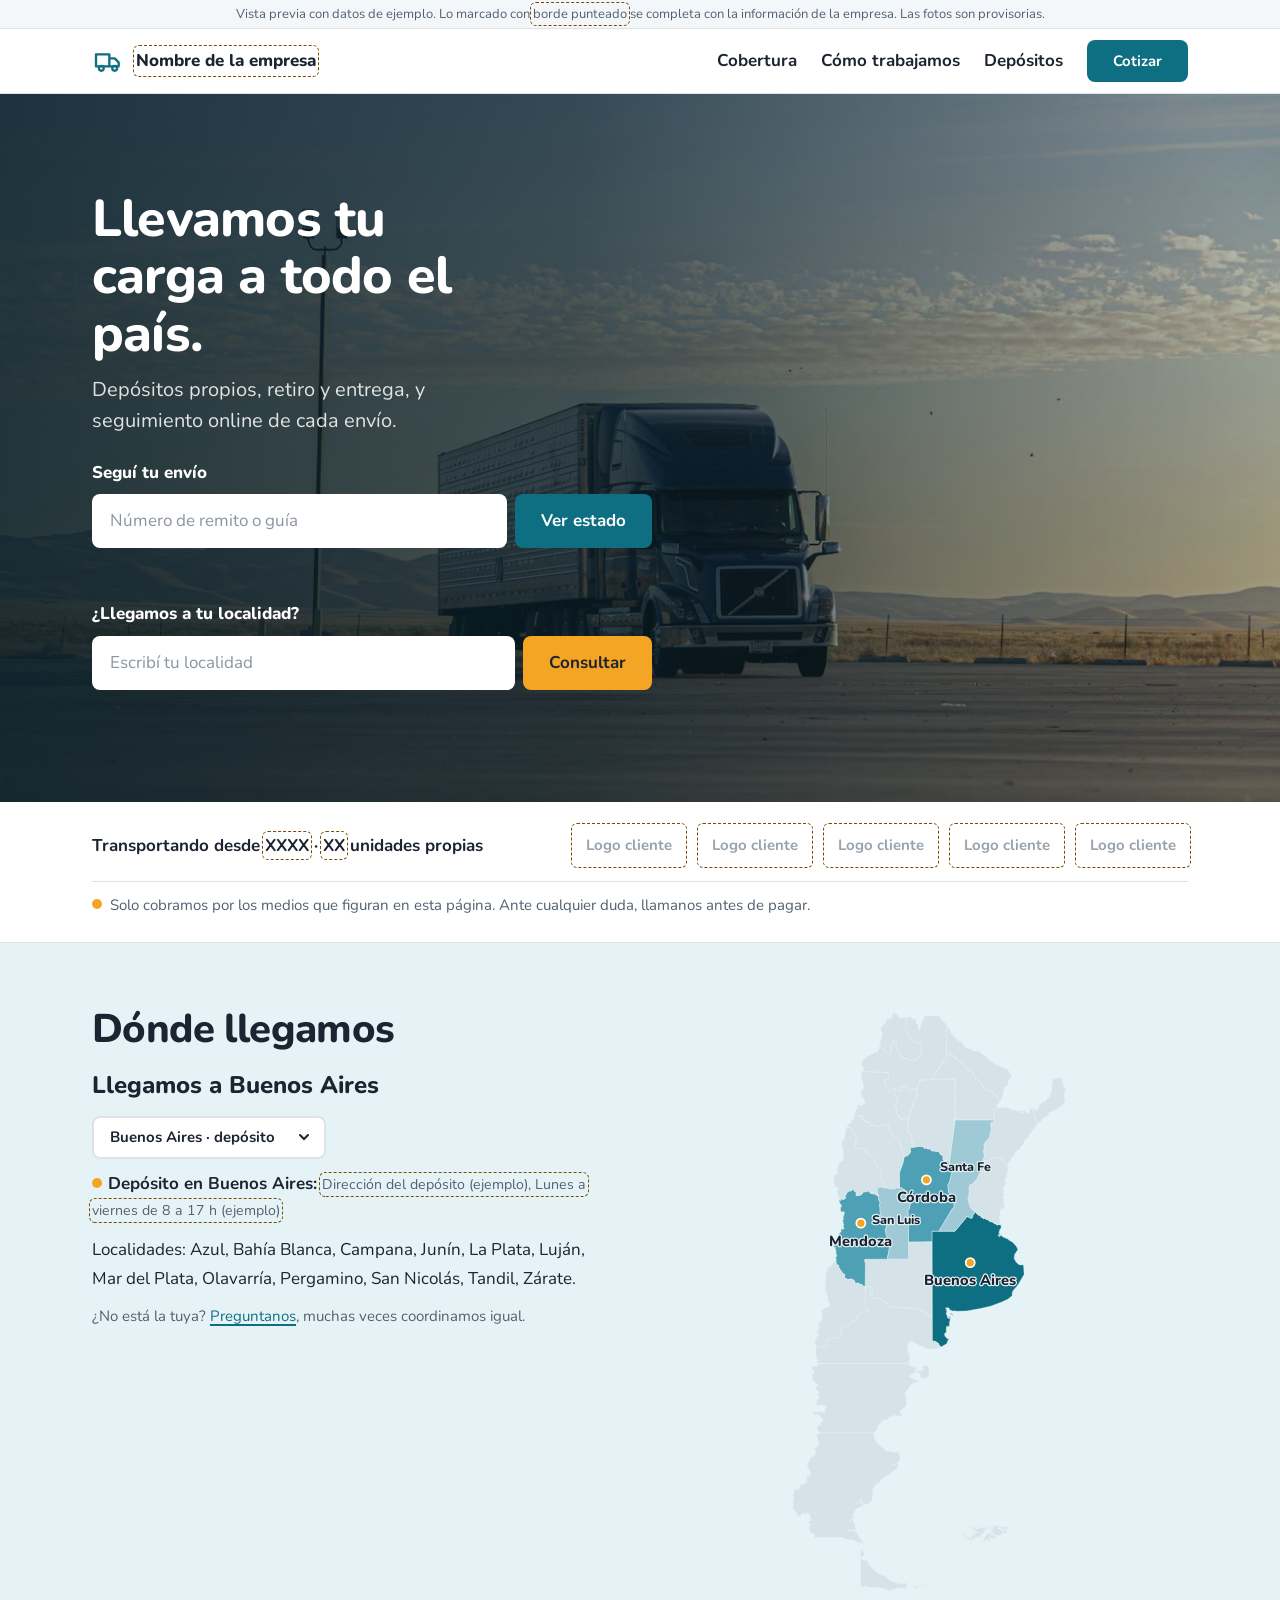
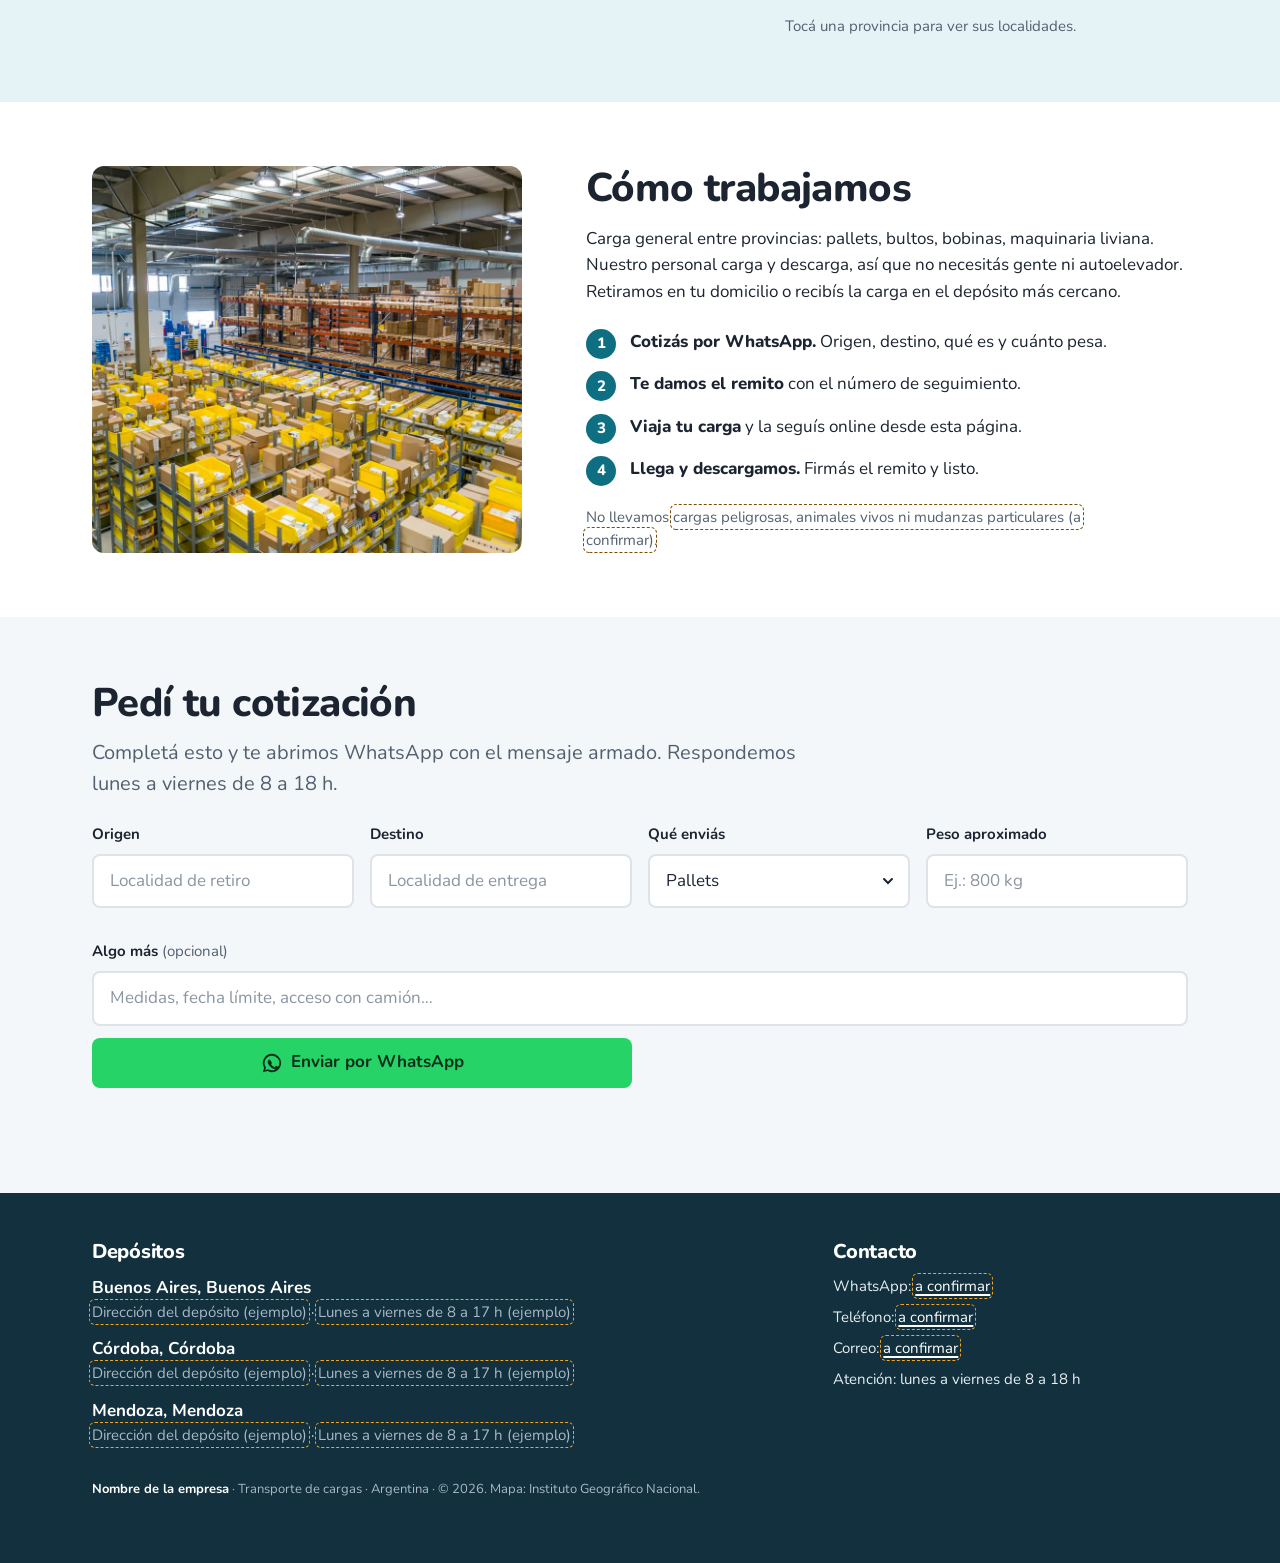
<file: web/v2/index.html>
<!doctype html>
<html lang="es-AR">
<head>
  <meta charset="utf-8">
  <meta name="viewport" content="width=device-width, initial-scale=1">
  <title>Transporte de cargas con seguimiento online | Nombre de la empresa</title>
  <meta name="description" content="Llevamos tu carga a todo el país, con depósitos propios, retiro y entrega, y seguimiento online. Consultá si llegamos a tu localidad y cotizá por WhatsApp.">
  <meta property="og:title" content="Transporte de cargas con seguimiento online">
  <meta property="og:description" content="Consultá si llegamos a tu localidad, seguí tu envío y cotizá por WhatsApp.">
  <meta property="og:type" content="website">
  <meta property="og:image" content="../assets/og.png">
  <meta name="theme-color" content="#0f6f82">
  <link rel="icon" href="../assets/favicon.svg" type="image/svg+xml">
  <link rel="preconnect" href="https://fonts.googleapis.com">
  <link rel="preconnect" href="https://fonts.gstatic.com" crossorigin>
  <link href="https://fonts.googleapis.com/css2?family=Nunito:wght@400;600;700;800&display=swap" rel="stylesheet">
  <link rel="stylesheet" href="../styles/tokens.css">
  <link rel="stylesheet" href="../styles/site.css">
  <link rel="stylesheet" href="v2.css">
</head>
<body>
<svg width="0" height="0" style="position:absolute" aria-hidden="true">
  <symbol id="i-truck" viewBox="0 0 24 24"><path d="M3 7h10v9H3zM13 10h4l3 3v3h-7z"/><circle cx="7" cy="17.5" r="1.8"/><circle cx="17" cy="17.5" r="1.8"/></symbol>
  <symbol id="i-wa" viewBox="0 0 24 24"><path fill="currentColor" stroke="none" d="M12 2a10 10 0 0 0-8.6 15.1L2 22l5-1.3A10 10 0 1 0 12 2m0 2a8 8 0 1 1-4.1 14.9l-.3-.2-3 .8.8-2.9-.2-.3A8 8 0 0 1 12 4m-3 4.3c-.2 0-.5 0-.7.3-.3.3-1 1-1 2.4s1 2.8 1.2 3c.1.2 2 3.2 5 4.4 2.4 1 2.9.8 3.4.7.5 0 1.7-.7 1.9-1.4.3-.7.3-1.2.2-1.4l-.5-.3-1.9-.9c-.2-.1-.4-.2-.6.1l-.9 1.1c-.2.2-.3.2-.6.1a6.6 6.6 0 0 1-3.3-2.9c-.2-.4.2-.4.6-1.1.1-.2 0-.4 0-.5l-.9-2c-.2-.5-.4-.5-.6-.5z"/></symbol>
</svg>

<a class="skip" href="#principal">Ir al contenido</a>

<div class="borrador" id="aviso-borrador" hidden>
  Vista previa con datos de ejemplo. Lo marcado con <span class="ph">borde punteado</span> se completa con la información de la empresa. Las fotos son provisorias.
</div>

<header class="nav" id="arriba">
  <div class="wrap nav__in">
    <a class="brand" href="#arriba" aria-label="Inicio">
      <svg class="brand__mark" aria-hidden="true"><use href="#i-truck"/></svg>
      <span class="ph" data-empresa>Nombre de la empresa</span>
    </a>
    <button class="nav__toggle" type="button" aria-expanded="false" aria-controls="menu" id="nav-toggle">
      <span class="nav__bars" aria-hidden="true"></span>
      <span class="sr-only">Menú</span>
    </button>
    <nav class="nav__menu" id="menu" aria-label="Principal">
      <a href="#cobertura">Cobertura</a>
      <a href="#como">Cómo trabajamos</a>
      <a href="#depositos">Depósitos</a>
      <a class="btn btn--primary btn--sm" href="#cotizar">Cotizar</a>
    </nav>
  </div>
</header>

<main id="principal">

  <!-- Hero con foto -->
  <section class="foto-hero" id="seguimiento" aria-labelledby="hero-titulo">
    <img class="foto-hero__img" src="../assets/foto-camion.jpg" alt="" width="1400" height="727" fetchpriority="high">
    <div class="wrap foto-hero__in">
      <h1 id="hero-titulo">Llevamos tu carga a todo el país.</h1>
      <p class="foto-hero__sub">Depósitos propios, retiro y entrega, y seguimiento online de cada envío.</p>
      <div class="foto-hero__forms">
        <form class="search" id="form-seguir" novalidate>
          <label class="search__label" for="nro-seguimiento">Seguí tu envío</label>
          <div class="search__row">
            <input class="input" id="nro-seguimiento" name="numero" type="text" inputmode="numeric" autocomplete="off" placeholder="Número de remito o guía" required>
            <button class="btn btn--primary" type="submit">Ver estado</button>
          </div>
          <p class="msg" id="seg-msg" role="status" aria-live="polite"></p>
        </form>
        <form class="search" id="form-llegamos" novalidate>
          <label class="search__label" for="buscar-localidad">¿Llegamos a tu localidad?</label>
          <div class="search__row">
            <input class="input" id="buscar-localidad" name="localidad" type="search" autocomplete="off" placeholder="Escribí tu localidad" list="lista-localidades">
            <button class="btn btn--accent" type="submit">Consultar</button>
          </div>
          <datalist id="lista-localidades"></datalist>
        </form>
      </div>
    </div>
  </section>

  <!-- Confianza -->
  <section class="trust" aria-label="Confianza">
    <div class="wrap trust__in">
      <p class="trust__since">Transportando desde <span class="ph" data-desde>XXXX</span> · <span class="ph">XX</span> unidades propias</p>
      <ul class="logos" aria-label="Empresas que trabajan con nosotros">
        <li class="logo ph">Logo cliente</li>
        <li class="logo ph">Logo cliente</li>
        <li class="logo ph">Logo cliente</li>
        <li class="logo ph">Logo cliente</li>
        <li class="logo ph">Logo cliente</li>
      </ul>
      <p class="trust__aviso">Solo cobramos por los medios que figuran en esta página. Ante cualquier duda, llamanos antes de pagar.</p>
    </div>
  </section>

  <!-- Cobertura con mapa -->
  <section class="cob2" id="cobertura" aria-labelledby="cob-titulo">
    <div class="wrap cob2__in">
      <div class="result" id="result" aria-live="polite">
        <h2 class="cob2__title" id="cob-titulo">Dónde llegamos</h2>
        <div class="result__head">
          <h3 class="result__title" id="result-titulo">Elegí tu provincia</h3>
          <label class="sr-only" for="sel-prov">Provincia</label>
          <select class="select" id="sel-prov"></select>
        </div>
        <p class="result__dep" id="result-dep"></p>
        <p class="result__locs" id="result-locs"></p>
        <p class="result__note" id="result-note">¿No está la tuya? <a href="#cotizar">Preguntanos</a>, muchas veces coordinamos igual.</p>
      </div>
      <figure class="hero__map" id="mapa-hero" aria-label="Mapa de cobertura por provincia">
        <svg xmlns="http://www.w3.org/2000/svg" viewBox="0 0 1655 3450" role="img" aria-labelledby="mapa-titulo">
<title id="mapa-titulo">Mapa de Argentina por provincias</title>
<path id="prov-06" data-nombre="Buenos Aires" d="M1084,1177 1100,1195 1117,1202 1119,1210 1130,1212 1133,1219 1141,1213 1147,1222 1163,1222 1163,1231 1168,1231 1172,1235 1183,1234 1184,1237 1190,1239 1193,1245 1201,1245 1209,1254 1224,1250 1234,1254 1233,1272 1226,1280 1224,1293 1220,1294 1225,1303 1221,1305 1219,1315 1224,1321 1227,1316 1234,1313 1247,1324 1260,1328 1265,1333 1271,1333 1280,1341 1300,1352 1322,1377 1330,1395 1311,1424 1309,1447 1318,1464 1331,1478 1342,1483 1354,1483 1357,1482 1357,1479 1360,1481 1363,1491 1366,1538 1330,1599 1301,1633 1297,1647 1297,1655 1299,1654 1297,1660 1272,1680 1235,1698 1173,1720 1115,1734 1036,1748 977,1750 969,1747 961,1749 940,1743 933,1731 927,1729 922,1729 919,1731 914,1730 915,1734 920,1734 918,1736 920,1740 918,1745 922,1749 921,1755 918,1760 920,1762 918,1761 919,1766 923,1773 927,1775 922,1775 921,1777 935,1779 945,1787 943,1789 939,1789 931,1780 923,1780 925,1785 930,1785 927,1786 930,1788 929,1790 934,1788 933,1790 942,1795 936,1816 938,1818 936,1821 937,1835 934,1837 931,1835 924,1837 924,1835 923,1838 920,1837 918,1857 919,1869 907,1880 913,1896 920,1900 923,1907 926,1908 926,1906 921,1903 931,1908 932,1913 927,1919 921,1937 890,1954 883,1952 870,1932 852,1922 844,1923 838,1919 837,1921 836,1289 968,1289 1030,1215 1033,1207 1039,1204 1042,1208 1049,1209 1059,1215 1066,1214 1067,1208 1071,1205 1071,1197 1077,1191 1082,1176 1084,1177ZM946,1759 946,1763 946,1759 948,1761 948,1759 951,1760 950,1761 952,1760 950,1765 953,1766 955,1760 955,1770 956,1766 957,1769 956,1774 950,1768 941,1766 942,1761 944,1762 944,1759 946,1759Z"><title>Buenos Aires</title></path>
<path id="prov-10" data-nombre="Catamarca" d="M433,367 483,374 561,374 586,380 583,386 588,387 590,394 586,412 583,413 579,421 567,420 563,422 562,427 564,430 564,448 573,458 578,458 578,461 584,466 588,485 594,486 600,492 607,473 613,464 617,463 623,472 621,488 618,490 617,497 617,513 627,510 644,524 638,536 642,543 619,576 633,583 632,599 636,615 641,619 644,635 647,628 650,627 654,631 657,647 661,647 664,651 670,642 680,635 696,645 700,669 702,697 699,711 695,710 694,712 698,715 699,722 708,724 717,734 721,770 726,777 723,778 722,783 726,791 723,797 723,807 712,810 714,835 697,855 676,862 653,791 650,777 645,777 645,768 623,744 599,736 598,731 603,722 591,712 591,703 589,703 590,697 585,679 550,675 546,677 539,688 522,688 497,681 485,687 485,682 478,667 480,661 471,662 464,667 462,660 453,657 451,660 450,653 446,654 442,650 437,652 438,637 432,634 430,621 427,632 423,629 416,632 416,629 410,626 387,630 387,622 391,620 390,612 396,606 395,602 399,603 396,593 399,594 399,591 403,590 404,582 409,580 404,576 406,566 409,565 411,560 420,560 423,566 427,568 429,562 435,563 435,556 437,560 445,553 450,554 448,548 452,542 426,499 429,479 443,468 435,420 430,413 432,407 426,395 426,391 432,388 430,376 433,373 433,367Z"><title>Catamarca</title></path>
<path id="prov-22" data-nombre="Chaco" d="M920,262 931,266 931,270 935,270 935,272 940,270 939,273 941,271 942,274 950,274 949,276 953,276 953,281 955,277 955,281 958,280 961,284 964,281 967,286 970,287 968,288 970,292 974,293 976,292 977,296 978,294 977,298 984,302 989,311 994,311 994,314 1004,312 1005,315 1006,314 1009,316 1008,320 1010,322 1012,320 1013,330 1031,348 1029,350 1038,353 1039,357 1044,357 1043,359 1046,363 1052,362 1050,365 1054,368 1058,367 1058,370 1061,367 1070,382 1073,384 1075,382 1076,388 1079,389 1077,389 1079,391 1078,392 1080,391 1082,397 1086,399 1084,406 1087,407 1085,409 1089,411 1087,411 1089,416 1092,414 1100,419 1102,423 1105,422 1107,427 1113,430 1113,434 1117,439 1123,442 1125,450 1129,450 1130,464 1134,461 1137,465 1147,465 1152,476 1150,480 1154,484 1157,482 1157,484 1162,485 1171,480 1170,482 1173,483 1172,484 1183,488 1194,502 1200,504 1202,510 1206,509 1207,514 1216,519 1216,523 1219,524 1224,533 1230,533 1231,539 1223,544 1224,550 1220,550 1221,556 1217,554 1217,561 1209,563 1209,569 1214,573 1212,582 1208,586 1199,588 1191,600 1191,611 1196,618 1197,628 1194,639 1195,646 1191,657 1191,650 968,650 968,415 834,415 919,289 920,262Z"><title>Chaco</title></path>
<path id="prov-26" data-nombre="Chubut" d="M492,2050 704,2050 708,2059 719,2068 751,2074 744,2081 739,2092 744,2093 750,2092 750,2094 753,2094 764,2090 778,2093 785,2085 782,2083 784,2079 781,2075 758,2074 782,2068 800,2058 806,2057 809,2060 819,2082 821,2111 816,2120 817,2126 813,2129 777,2137 768,2127 768,2118 771,2113 766,2112 767,2109 764,2109 761,2103 749,2100 738,2100 729,2105 722,2111 715,2112 711,2115 706,2123 708,2128 713,2129 719,2133 749,2145 757,2146 762,2144 764,2148 752,2156 728,2165 711,2175 705,2183 705,2190 683,2216 681,2226 685,2230 683,2235 686,2243 687,2247 691,2247 689,2253 694,2254 690,2258 692,2264 687,2265 685,2270 692,2287 683,2296 687,2302 684,2303 684,2301 680,2301 681,2304 678,2306 680,2309 673,2308 673,2310 659,2317 655,2323 652,2335 654,2338 660,2339 662,2341 664,2340 668,2343 662,2346 663,2351 660,2351 662,2353 658,2355 656,2353 655,2356 651,2352 645,2352 644,2354 643,2350 639,2351 639,2354 636,2355 629,2350 615,2348 609,2357 602,2354 602,2356 599,2355 590,2360 588,2364 594,2365 593,2367 583,2364 584,2367 590,2370 590,2372 564,2373 554,2377 524,2412 523,2429 516,2432 514,2435 516,2436 508,2443 510,2446 505,2450 186,2450 188,2446 185,2439 176,2434 178,2430 173,2422 175,2418 174,2416 179,2408 176,2406 183,2402 192,2402 199,2399 194,2393 195,2389 202,2390 201,2387 210,2382 210,2374 203,2366 198,2364 198,2361 195,2360 197,2357 192,2353 192,2348 178,2346 177,2343 175,2344 172,2342 167,2346 159,2340 155,2340 152,2338 155,2336 152,2335 155,2331 152,2328 152,2326 156,2326 157,2328 163,2330 164,2328 172,2329 171,2327 174,2325 182,2327 184,2329 199,2324 205,2329 213,2331 220,2325 221,2318 218,2314 221,2309 228,2309 229,2303 224,2300 226,2297 223,2294 217,2292 209,2292 206,2289 185,2291 180,2288 172,2292 170,2285 174,2283 173,2277 171,2277 175,2272 170,2266 170,2261 177,2260 185,2245 184,2240 181,2239 181,2236 176,2234 177,2229 184,2220 189,2220 188,2218 191,2215 187,2212 181,2213 181,2208 177,2208 175,2204 167,2205 170,2198 167,2195 163,2195 164,2192 163,2189 166,2188 165,2182 170,2184 174,2180 179,2181 177,2173 179,2170 176,2166 163,2160 163,2155 155,2151 146,2140 148,2138 145,2130 147,2128 147,2123 144,2119 150,2114 148,2110 154,2107 157,2099 154,2095 155,2091 147,2088 148,2082 144,2076 144,2064 152,2065 151,2063 154,2061 161,2064 163,2069 167,2065 175,2065 179,2061 179,2055 175,2050 492,2050Z"><title>Chubut</title></path>
<path id="prov-02" data-nombre="Ciudad Autónoma de Buenos Aires" d="M1225,1303 1232,1308 1234,1313 1227,1316 1224,1321 1219,1315 1219,1312 1221,1305 1225,1303Z"><title>Ciudad Autónoma de Buenos Aires</title></path>
<path id="prov-18" data-nombre="Corrientes" d="M1339,599 1342,600 1348,609 1360,611 1365,606 1362,596 1367,596 1371,593 1375,596 1380,606 1388,611 1395,599 1396,591 1400,590 1406,583 1416,581 1414,595 1432,629 1431,633 1432,645 1438,653 1437,656 1441,656 1441,659 1448,664 1447,668 1436,675 1444,683 1443,692 1441,692 1438,687 1428,686 1426,691 1428,698 1418,701 1418,710 1409,718 1404,727 1395,730 1395,740 1386,748 1385,758 1372,762 1363,786 1358,788 1354,798 1343,809 1342,814 1330,826 1321,828 1317,833 1314,838 1313,849 1307,853 1302,862 1296,867 1289,868 1291,875 1289,884 1270,901 1270,909 1273,912 1276,923 1258,910 1255,904 1255,893 1250,891 1244,879 1238,874 1232,876 1215,866 1211,868 1207,866 1202,871 1197,871 1192,875 1185,872 1177,873 1171,881 1164,886 1149,882 1143,884 1138,883 1137,891 1136,893 1134,893 1126,878 1132,874 1137,851 1134,840 1130,834 1133,828 1136,807 1136,796 1134,789 1141,784 1143,774 1150,772 1155,761 1162,759 1166,753 1165,748 1170,738 1169,729 1176,717 1174,708 1178,699 1175,694 1174,672 1177,663 1186,664 1193,655 1197,628 1196,618 1191,611 1191,600 1198,589 1222,577 1231,579 1241,576 1246,578 1260,576 1271,577 1276,584 1285,583 1300,594 1314,591 1322,597 1339,599ZM1346,592 1361,600 1360,605 1352,610 1342,599 1337,598 1346,592Z"><title>Corrientes</title></path>
<path id="prov-14" data-nombre="Córdoba" d="M796,813 800,808 805,808 804,811 810,817 830,816 831,826 882,833 880,837 883,846 893,850 894,856 902,856 899,867 899,876 905,884 932,885 935,898 958,924 936,1011 927,1020 928,1024 928,1038 932,1049 930,1061 934,1069 943,1076 952,1099 951,1104 953,1107 951,1108 954,1111 950,1118 957,1119 962,1127 964,1140 962,1151 952,1162 876,1289 836,1289 836,1350 701,1352 698,1169 704,1164 709,1150 707,1147 712,1136 712,1131 716,1119 715,1112 718,1103 716,1098 714,1080 711,1082 693,1083 690,1059 660,1040 649,1039 648,954 668,899 676,862 697,855 714,835 712,810 766,800 790,805 791,812 796,813Z"><title>Córdoba</title></path>
<path id="prov-30" data-nombre="Entre Ríos" d="M1215,866 1232,876 1238,874 1244,879 1250,891 1255,893 1255,904 1258,910 1275,922 1277,928 1275,941 1268,942 1272,954 1267,962 1268,971 1261,986 1262,989 1254,996 1262,1008 1258,1026 1254,1032 1245,1037 1250,1050 1246,1066 1253,1076 1251,1084 1246,1088 1245,1096 1248,1107 1254,1150 1247,1158 1232,1162 1229,1168 1230,1178 1227,1186 1227,1200 1222,1209 1227,1222 1227,1242 1234,1254 1224,1250 1209,1254 1201,1245 1193,1245 1190,1239 1184,1237 1183,1234 1172,1235 1168,1231 1163,1231 1162,1222 1148,1223 1141,1213 1133,1219 1130,1212 1120,1210 1116,1202 1100,1195 1094,1187 1090,1185 1087,1179 1080,1174 1079,1168 1070,1167 1056,1151 1054,1145 1050,1140 1051,1133 1047,1127 1042,1101 1046,1096 1047,1083 1050,1082 1048,1065 1051,1055 1046,1048 1052,1040 1050,1031 1053,1029 1054,1023 1066,1020 1077,1011 1077,1005 1084,1003 1086,997 1092,994 1096,985 1095,979 1102,975 1106,962 1111,958 1118,944 1124,938 1127,927 1132,921 1129,915 1131,910 1131,900 1127,894 1129,884 1136,893 1138,883 1143,884 1149,882 1164,886 1171,881 1177,873 1185,872 1192,875 1197,871 1202,871 1207,866 1211,868 1215,866Z"><title>Entre Ríos</title></path>
<path id="prov-34" data-nombre="Formosa" d="M921,99 923,97 923,102 926,102 927,104 925,110 927,113 929,115 931,112 930,121 946,143 946,151 951,157 957,159 961,166 965,167 967,174 972,178 974,178 979,180 980,184 984,185 985,192 997,195 1002,199 1001,201 1005,204 1009,204 1014,210 1015,208 1017,211 1017,217 1025,231 1030,230 1036,237 1055,240 1057,246 1063,247 1066,245 1074,252 1080,254 1089,254 1100,251 1145,283 1149,291 1153,292 1154,298 1162,302 1172,312 1184,316 1197,327 1204,327 1208,333 1216,332 1223,336 1235,350 1243,343 1246,347 1249,348 1250,351 1254,351 1255,355 1260,354 1263,359 1272,358 1274,363 1280,368 1280,372 1285,379 1284,382 1295,395 1294,406 1292,407 1291,412 1286,410 1286,416 1281,415 1279,420 1282,422 1279,426 1274,425 1277,432 1272,436 1274,442 1269,446 1272,451 1260,460 1254,462 1251,469 1248,468 1253,473 1248,476 1248,485 1243,490 1247,496 1242,497 1244,500 1243,504 1246,515 1240,515 1241,525 1238,526 1238,530 1234,531 1235,537 1231,538 1229,533 1224,533 1219,524 1216,523 1216,519 1207,514 1206,509 1202,510 1200,504 1194,502 1183,488 1172,484 1173,483 1170,482 1171,480 1162,485 1157,484 1157,482 1154,484 1150,480 1152,476 1147,465 1137,465 1134,461 1130,464 1129,450 1125,450 1123,442 1117,439 1113,434 1113,430 1107,427 1105,422 1102,423 1100,419 1092,414 1089,416 1087,411 1089,411 1085,409 1087,407 1084,406 1086,399 1082,397 1080,391 1078,392 1079,391 1077,389 1079,389 1076,388 1075,382 1073,384 1070,382 1061,367 1058,370 1058,367 1054,368 1050,365 1052,362 1046,363 1043,359 1044,357 1039,357 1038,353 1029,350 1031,348 1013,330 1012,320 1010,322 1008,320 1009,316 1006,314 1005,315 1004,312 994,314 994,311 989,311 984,302 977,298 978,294 977,296 976,292 974,293 970,292 968,288 970,287 967,286 964,281 961,284 958,280 955,281 955,277 953,281 953,276 949,276 950,274 942,274 941,271 939,273 940,270 935,272 935,270 931,270 931,266 920,262 920,258 919,261 919,96 921,99Z"><title>Formosa</title></path>
<path id="prov-38" data-nombre="Jujuy" d="M614,29 624,33 627,37 627,42 636,43 650,61 663,60 664,58 671,60 695,59 690,78 691,82 689,84 682,102 682,110 688,115 685,123 689,143 694,146 694,150 699,150 704,155 704,164 706,166 704,172 706,173 708,179 713,177 716,181 717,192 720,195 720,198 726,200 734,195 736,198 746,202 753,214 757,211 760,202 776,202 775,272 765,291 763,293 755,290 749,301 746,301 744,308 737,311 731,303 722,297 718,302 718,307 715,310 703,306 694,296 684,300 681,299 681,296 675,296 673,293 667,295 657,288 656,275 652,269 650,256 641,250 635,251 635,247 631,248 629,236 631,201 618,192 612,199 610,207 606,206 604,216 601,219 601,247 604,248 602,259 592,271 579,267 572,259 568,260 564,257 561,247 556,248 552,239 535,219 552,150 537,131 542,122 550,115 549,104 554,104 557,99 569,94 572,74 603,63 605,59 608,59 611,29 614,29Z"><title>Jujuy</title></path>
<path id="prov-42" data-nombre="La Pampa" d="M836,1351 837,1783 826,1781 823,1776 808,1769 805,1761 801,1764 798,1760 793,1759 793,1756 788,1754 789,1751 786,1752 787,1750 783,1751 765,1740 762,1741 757,1737 724,1732 715,1733 700,1730 698,1732 694,1731 694,1734 687,1732 680,1736 668,1728 663,1727 655,1733 647,1729 641,1730 634,1725 625,1725 624,1723 621,1724 606,1724 606,1726 588,1722 583,1718 585,1712 580,1704 574,1703 560,1694 552,1695 544,1690 542,1686 540,1686 537,1671 524,1675 508,1676 500,1670 492,1656 485,1657 480,1648 485,1642 494,1636 495,1631 491,1617 483,1611 453,1607 453,1467 449,1467 449,1450 701,1450 701,1352 836,1351Z"><title>La Pampa</title></path>
<path id="prov-46" data-nombre="La Rioja" d="M432,632 433,635 438,637 436,650 438,652 442,650 446,654 450,653 451,660 453,657 462,660 464,667 471,662 480,661 478,667 485,682 485,687 497,681 522,688 539,688 546,677 550,675 585,679 590,697 589,703 591,703 591,712 603,722 598,731 599,736 623,744 645,768 645,777 650,777 653,791 676,862 668,899 648,954 649,1039 639,1041 632,1039 625,1044 624,1047 619,1044 618,1046 607,1043 604,1044 603,1050 586,1045 573,1038 567,1031 562,1013 555,1013 544,988 546,958 542,952 545,942 541,940 529,920 519,913 513,904 506,890 505,880 481,857 469,840 460,839 457,828 453,828 452,825 438,815 419,815 416,812 405,814 403,809 399,812 399,815 393,815 391,803 396,796 394,790 395,783 397,782 394,769 396,765 399,767 401,763 401,754 397,745 401,736 381,726 377,718 378,710 369,691 360,695 357,692 354,693 350,691 346,692 344,688 347,689 348,685 353,683 358,668 363,673 364,668 370,663 375,647 380,647 384,640 387,630 410,626 416,629 416,632 423,629 427,632 430,621 432,632Z"><title>La Rioja</title></path>
<path id="prov-50" data-nombre="Mendoza" d="M307,1130 302,1112 303,1108 305,1107 310,1113 315,1103 327,1107 333,1104 338,1100 340,1093 336,1089 337,1083 344,1076 347,1064 352,1064 361,1057 369,1059 375,1052 380,1050 385,1050 393,1062 400,1061 400,1084 420,1084 436,1074 436,1064 449,1064 453,1059 457,1062 461,1062 466,1058 467,1060 469,1057 476,1059 479,1068 485,1072 505,1075 510,1072 514,1081 525,1085 529,1094 528,1104 531,1105 531,1113 539,1126 533,1138 537,1150 537,1175 541,1197 552,1213 551,1217 561,1227 562,1233 578,1246 573,1264 574,1265 574,1271 569,1273 567,1276 569,1280 566,1285 570,1288 568,1291 571,1294 571,1307 575,1312 576,1319 580,1322 579,1326 586,1333 589,1344 588,1351 593,1364 592,1374 589,1377 591,1381 589,1404 585,1408 587,1414 581,1435 582,1447 580,1450 449,1450 449,1467 453,1467 452,1607 438,1604 433,1595 418,1594 416,1589 412,1587 405,1590 392,1586 389,1572 373,1564 352,1567 338,1560 334,1557 333,1549 334,1537 327,1535 321,1529 319,1522 314,1520 306,1507 299,1495 297,1483 288,1484 286,1478 284,1462 282,1460 286,1454 285,1449 282,1447 286,1442 282,1440 282,1438 291,1431 285,1429 287,1425 282,1414 285,1411 283,1403 286,1402 280,1396 281,1382 271,1380 269,1377 273,1370 278,1370 286,1367 287,1351 289,1349 289,1344 296,1330 291,1327 291,1325 298,1318 298,1311 305,1299 314,1291 313,1279 317,1275 322,1279 323,1277 330,1275 331,1271 325,1263 329,1252 327,1246 323,1246 327,1239 323,1235 323,1227 326,1222 325,1204 328,1202 329,1193 331,1192 330,1189 333,1189 333,1184 331,1179 323,1177 322,1174 315,1182 312,1177 313,1174 310,1171 311,1163 308,1155 314,1151 316,1140 307,1130Z"><title>Mendoza</title></path>
<path id="prov-54" data-nombre="Misiones" d="M1567,404 1568,412 1570,406 1572,409 1575,406 1579,414 1580,411 1583,414 1585,412 1585,416 1587,416 1588,419 1586,421 1587,424 1589,425 1587,427 1590,431 1588,434 1590,437 1588,438 1590,440 1589,447 1597,454 1596,462 1604,471 1604,479 1599,489 1600,499 1597,500 1598,503 1596,504 1597,507 1599,506 1597,514 1595,514 1598,515 1597,522 1595,522 1599,525 1596,526 1600,527 1600,535 1603,536 1600,536 1602,539 1600,543 1602,544 1599,543 1599,546 1597,547 1598,549 1595,551 1596,553 1595,555 1593,553 1595,557 1592,554 1594,557 1591,558 1594,560 1590,560 1592,565 1589,567 1586,563 1583,568 1580,565 1579,570 1575,570 1574,575 1569,580 1564,580 1562,575 1559,588 1555,590 1554,595 1549,590 1548,597 1543,591 1539,593 1541,597 1534,601 1530,595 1527,604 1523,601 1522,607 1517,606 1515,609 1512,603 1509,612 1505,614 1505,622 1502,627 1498,627 1497,630 1493,627 1491,629 1495,635 1489,635 1487,640 1482,636 1476,643 1472,642 1471,647 1467,648 1468,653 1462,660 1458,658 1454,666 1451,662 1448,664 1441,659 1441,656 1437,656 1438,653 1432,645 1431,633 1432,629 1414,595 1416,583 1420,586 1427,584 1435,594 1439,594 1443,588 1451,583 1450,578 1452,575 1448,569 1449,566 1453,566 1453,560 1461,561 1462,553 1468,547 1477,544 1481,547 1486,545 1486,537 1493,530 1501,528 1502,518 1507,516 1512,517 1514,512 1513,504 1520,495 1521,488 1525,481 1523,476 1527,471 1523,466 1525,459 1522,450 1523,448 1528,448 1527,441 1530,433 1524,417 1530,417 1529,410 1532,409 1534,413 1537,411 1539,414 1542,419 1546,410 1549,411 1553,406 1556,410 1558,406 1562,408 1560,404 1563,404 1568,399 1567,404Z"><title>Misiones</title></path>
<path id="prov-58" data-nombre="Neuquén" d="M284,1466 288,1483 297,1483 299,1495 306,1507 314,1520 319,1522 321,1529 327,1535 334,1537 333,1549 334,1557 338,1560 352,1567 373,1564 389,1572 392,1586 405,1590 412,1587 416,1589 418,1594 433,1595 438,1604 453,1607 453,1718 463,1725 465,1736 473,1750 471,1748 467,1750 459,1747 455,1749 449,1748 433,1757 429,1758 421,1767 421,1771 410,1778 408,1787 401,1792 394,1802 385,1801 372,1810 373,1813 367,1821 354,1832 339,1835 321,1844 315,1855 319,1868 316,1868 311,1875 310,1887 301,1893 302,1898 282,1904 272,1900 264,1909 248,1909 238,1915 234,1922 229,1923 227,1926 227,1930 233,1937 234,1943 225,1956 212,1960 193,1952 169,1953 165,1947 169,1946 169,1938 163,1933 164,1929 160,1923 170,1913 171,1908 169,1909 166,1906 169,1906 170,1903 171,1892 174,1891 178,1894 182,1887 185,1886 182,1879 180,1878 178,1881 171,1873 173,1869 171,1867 173,1864 171,1861 172,1858 181,1862 183,1860 182,1853 190,1841 188,1837 182,1834 184,1831 180,1822 184,1818 180,1815 181,1809 183,1806 188,1813 197,1814 200,1808 199,1805 197,1806 194,1803 199,1799 201,1795 200,1787 205,1785 207,1778 203,1765 205,1755 202,1748 202,1743 213,1737 218,1730 222,1731 229,1725 242,1726 246,1720 244,1717 250,1709 249,1704 238,1693 237,1679 234,1675 237,1667 233,1662 237,1661 237,1659 232,1654 231,1647 227,1645 228,1639 225,1636 222,1636 226,1632 220,1620 220,1615 226,1609 224,1604 227,1597 224,1590 221,1588 219,1578 222,1578 223,1573 227,1571 226,1565 229,1561 223,1550 219,1548 228,1547 229,1544 225,1543 227,1537 222,1534 226,1531 227,1518 230,1518 231,1521 236,1519 232,1512 233,1498 240,1500 245,1497 246,1490 248,1492 251,1490 253,1493 256,1491 259,1493 262,1489 259,1484 261,1480 260,1477 265,1474 270,1468 270,1464 276,1468 280,1467 282,1461 284,1466Z"><title>Neuquén</title></path>
<path id="prov-62" data-nombre="Río Negro" d="M454,1609 483,1611 490,1615 495,1631 494,1636 485,1642 480,1648 485,1657 492,1656 500,1670 508,1676 524,1675 537,1671 540,1686 542,1686 544,1690 552,1695 560,1694 574,1703 580,1704 585,1712 583,1718 588,1722 606,1726 606,1724 621,1724 624,1723 625,1725 634,1725 641,1730 647,1729 655,1733 663,1727 668,1728 680,1736 687,1732 694,1734 694,1731 698,1732 700,1730 715,1733 724,1732 757,1737 762,1741 765,1740 783,1751 787,1750 786,1752 789,1751 788,1754 793,1756 793,1759 798,1760 801,1764 805,1761 808,1769 823,1776 826,1781 837,1783 837,1921 838,1919 844,1923 852,1922 870,1932 883,1952 876,1958 858,1966 805,1966 797,1963 791,1957 779,1953 782,1953 780,1950 779,1952 772,1951 745,1936 729,1932 719,1933 717,1931 721,1928 721,1931 722,1929 730,1931 728,1927 725,1928 725,1925 727,1924 716,1921 710,1922 716,1923 712,1925 717,1926 709,1926 702,1931 696,1947 698,1973 703,1992 710,2002 709,2006 710,2008 708,2011 706,2010 709,2027 708,2033 705,2034 704,2050 175,2050 174,2034 177,2032 175,2029 177,2029 173,2022 174,2019 167,2011 170,2007 172,2008 169,2001 171,1994 165,1986 167,1981 166,1976 171,1977 166,1967 170,1965 169,1958 172,1956 169,1953 193,1952 212,1960 225,1956 234,1943 233,1937 227,1930 227,1926 229,1923 234,1922 238,1915 248,1909 264,1909 272,1900 282,1904 302,1898 301,1893 310,1887 311,1875 316,1868 319,1868 315,1855 321,1844 339,1835 354,1832 367,1821 373,1813 372,1810 385,1801 394,1802 401,1792 408,1787 410,1778 421,1771 421,1767 429,1758 433,1757 449,1748 455,1749 459,1747 467,1750 471,1748 473,1750 465,1736 463,1725 453,1718 454,1609Z"><title>Río Negro</title></path>
<path id="prov-66" data-nombre="Salta" d="M790,59 793,50 811,50 813,55 814,50 882,50 883,66 885,65 894,75 896,74 895,81 901,81 905,88 909,87 909,90 916,97 919,96 919,289 829,421 787,417 786,425 767,420 755,454 755,461 749,472 735,474 726,472 713,481 711,477 706,479 706,473 688,467 686,458 681,456 676,461 666,459 661,462 655,462 653,485 625,474 615,463 607,473 600,492 594,486 588,485 584,466 578,461 578,458 573,458 569,455 564,447 564,430 562,427 564,422 567,420 579,421 583,413 586,412 590,394 588,387 583,386 586,380 561,374 483,374 433,367 437,363 440,365 446,361 443,353 441,353 439,341 432,337 428,329 434,317 434,310 436,312 439,311 442,298 448,299 452,290 526,253 535,219 552,239 556,248 561,247 564,257 568,260 572,259 579,267 592,271 602,259 604,248 601,247 601,219 604,216 606,206 610,207 616,191 631,201 629,236 631,248 635,247 635,251 641,250 650,256 652,269 656,275 657,288 667,295 673,293 675,296 681,296 681,299 684,300 694,296 703,306 715,310 718,307 718,302 722,297 731,303 735,310 737,311 744,308 746,301 749,301 755,290 763,293 766,289 775,272 776,202 760,202 757,211 753,214 746,202 736,198 734,195 726,200 719,198 720,195 717,192 716,181 713,177 708,179 706,173 703,172 706,166 704,164 704,155 699,150 694,150 694,146 689,142 685,123 688,115 682,110 682,104 689,84 691,82 690,78 695,59 710,58 715,62 720,62 730,69 737,69 746,78 743,87 756,104 753,114 757,119 756,122 761,124 761,136 763,138 769,117 767,115 769,106 779,91 781,81 783,74 785,74 790,59Z"><title>Salta</title></path>
<path id="prov-70" data-nombre="San Juan" d="M309,888 314,890 323,885 324,872 328,872 330,865 330,863 325,861 320,862 318,859 323,846 325,836 322,829 325,823 320,815 319,799 317,795 318,791 314,788 314,782 320,775 319,769 325,764 332,763 331,755 335,748 334,740 339,727 337,724 336,718 339,710 342,708 343,704 340,697 344,693 343,690 353,693 357,692 360,695 369,691 378,710 377,718 381,726 401,736 397,745 401,754 401,763 399,767 396,765 394,769 397,782 395,783 394,790 396,796 391,803 393,815 399,815 399,812 403,809 405,814 416,812 419,815 438,815 452,825 453,828 457,828 460,839 469,840 481,857 505,880 506,890 513,904 519,913 529,920 541,940 545,942 542,952 546,958 544,988 555,1013 562,1013 567,1031 578,1042 561,1040 541,1033 533,1038 522,1037 522,1072 530,1079 531,1088 527,1088 525,1085 514,1081 510,1072 505,1075 485,1072 479,1068 476,1059 469,1057 467,1060 466,1058 461,1062 457,1062 453,1059 449,1064 436,1064 436,1074 420,1084 400,1084 400,1061 393,1062 385,1050 380,1050 375,1052 369,1059 361,1057 352,1064 347,1064 344,1076 337,1083 336,1089 340,1093 338,1100 327,1107 315,1103 312,1111 308,1112 303,1097 297,1093 298,1083 290,1077 291,1064 288,1061 289,1057 285,1055 286,1053 292,1055 299,1046 293,1038 286,1038 279,1034 278,1020 275,1019 275,1015 270,1010 270,997 271,992 273,991 272,981 276,962 279,958 284,967 290,954 294,954 290,943 296,923 296,913 300,905 300,899 306,893 303,885 309,888Z"><title>San Juan</title></path>
<path id="prov-74" data-nombre="San Luis" d="M547,1036 561,1040 583,1042 601,1050 604,1044 607,1043 618,1046 619,1044 624,1047 625,1044 632,1039 638,1041 648,1039 660,1040 690,1059 693,1083 711,1082 714,1080 715,1083 716,1098 718,1103 715,1112 716,1119 713,1122 712,1136 707,1147 709,1150 704,1164 698,1169 701,1245 701,1450 580,1450 581,1435 587,1414 585,1408 589,1404 591,1381 589,1377 592,1374 593,1364 588,1351 589,1344 586,1333 579,1326 580,1322 576,1319 575,1312 571,1307 571,1294 568,1291 570,1288 566,1285 569,1280 567,1276 569,1273 574,1271 574,1265 573,1264 578,1246 562,1233 561,1227 551,1217 552,1213 541,1196 537,1175 537,1150 533,1138 539,1126 531,1113 531,1105 528,1104 529,1094 526,1089 531,1088 530,1079 522,1075 522,1071 522,1037 533,1038 541,1033 547,1036Z"><title>San Luis</title></path>
<path id="prov-78" data-nombre="Santa Cruz" d="M505,2452 502,2455 503,2473 517,2505 524,2512 542,2521 546,2527 555,2535 568,2550 581,2555 591,2554 615,2559 635,2557 641,2559 643,2564 651,2570 650,2572 653,2583 651,2601 643,2625 638,2626 630,2623 608,2637 632,2626 640,2626 642,2637 645,2640 649,2641 647,2644 649,2645 644,2647 642,2644 636,2644 634,2648 636,2649 636,2652 632,2655 639,2660 635,2662 632,2660 621,2662 618,2669 612,2670 604,2678 602,2681 603,2687 595,2685 591,2692 579,2693 571,2697 565,2702 561,2709 552,2711 541,2719 534,2734 519,2741 508,2751 502,2764 503,2769 499,2770 497,2776 493,2778 495,2782 489,2783 491,2788 486,2789 487,2791 495,2789 499,2776 503,2775 504,2780 497,2798 494,2828 486,2844 480,2850 461,2861 446,2862 431,2843 423,2828 428,2844 421,2846 404,2847 399,2850 405,2847 420,2849 427,2846 433,2852 434,2859 445,2865 441,2869 403,2884 388,2907 383,2923 384,2940 376,2947 375,2946 369,2949 363,2958 357,2961 378,2948 381,2948 398,3003 397,3007 391,3006 383,3010 367,3005 345,3013 368,3009 386,3013 385,3016 393,3011 397,3012 417,3048 445,3082 439,3090 440,3083 407,3078 395,3070 379,3065 356,3065 316,3050 164,3050 160,3047 157,3048 155,3046 163,3041 161,3037 148,3024 134,3020 135,3014 132,3013 132,3009 123,3008 126,3001 130,3002 130,2998 132,2997 131,2992 133,2987 128,2984 136,2978 137,2975 134,2970 130,2970 125,2961 128,2958 128,2952 137,2954 138,2938 130,2924 134,2921 135,2916 131,2915 129,2912 125,2914 119,2910 114,2912 111,2918 100,2911 87,2917 82,2924 73,2929 71,2927 58,2932 56,2929 59,2925 56,2924 65,2918 57,2915 56,2909 48,2902 50,2899 45,2898 47,2895 40,2888 41,2883 34,2877 35,2868 38,2865 36,2862 41,2855 34,2852 39,2847 35,2842 44,2826 39,2821 42,2812 35,2804 36,2800 42,2798 40,2793 45,2789 46,2782 40,2777 42,2770 75,2777 72,2775 68,2777 67,2769 78,2756 78,2754 80,2753 79,2750 83,2745 95,2747 99,2741 103,2740 103,2737 107,2737 116,2730 115,2717 111,2699 115,2698 118,2702 123,2701 128,2695 126,2692 130,2689 128,2685 136,2686 140,2682 133,2673 134,2666 129,2657 123,2656 124,2647 116,2644 121,2631 116,2624 119,2626 123,2625 124,2616 133,2609 132,2607 135,2601 131,2596 138,2591 142,2592 148,2583 154,2584 158,2579 156,2570 168,2573 166,2571 166,2568 169,2566 169,2563 161,2558 167,2551 161,2547 160,2541 163,2537 161,2531 171,2530 186,2518 184,2503 177,2485 179,2477 175,2470 169,2469 168,2466 166,2466 164,2464 180,2459 186,2450 505,2450 505,2452Z"><title>Santa Cruz</title></path>
<path id="prov-82" data-nombre="Santa Fe" d="M1021,650 1191,650 1191,657 1186,663 1177,663 1174,672 1175,694 1178,699 1174,708 1176,717 1169,729 1170,738 1165,748 1166,753 1162,759 1155,761 1150,772 1143,774 1141,784 1134,789 1136,796 1136,807 1133,828 1130,834 1134,840 1137,851 1132,874 1126,878 1129,883 1127,894 1131,900 1131,910 1129,915 1132,921 1127,927 1124,938 1118,944 1113,956 1106,962 1103,974 1095,979 1096,985 1092,994 1086,997 1084,1003 1077,1005 1077,1011 1066,1020 1057,1021 1053,1024 1053,1029 1050,1031 1051,1041 1046,1047 1052,1057 1048,1065 1050,1082 1047,1083 1046,1096 1042,1101 1047,1127 1051,1133 1050,1140 1064,1163 1072,1169 1079,1168 1080,1174 1083,1178 1082,1176 1077,1191 1071,1197 1071,1205 1067,1208 1067,1213 1059,1215 1049,1209 1042,1208 1039,1204 1034,1205 1030,1215 968,1289 876,1289 952,1162 962,1151 964,1140 962,1127 957,1119 950,1118 954,1111 951,1108 953,1107 951,1104 952,1099 943,1076 934,1069 930,1061 932,1049 928,1038 928,1024 927,1020 936,1011 958,924 935,898 968,650 1021,650Z"><title>Santa Fe</title></path>
<path id="prov-86" data-nombre="Santiago del Estero" d="M916,415 968,415 968,650 935,898 932,885 905,884 899,876 899,867 902,856 894,856 893,850 883,846 880,837 882,833 831,826 830,816 810,817 803,808 800,808 798,813 791,812 790,805 766,800 723,807 723,797 726,791 722,781 723,777 726,777 721,770 717,734 708,724 699,722 698,715 694,712 695,710 699,711 702,697 700,669 695,642 697,638 701,639 706,638 707,625 710,624 707,609 712,605 712,601 709,598 711,585 714,586 721,582 732,532 735,532 735,529 739,530 742,516 749,517 746,491 750,481 748,474 755,461 755,454 767,420 786,425 787,417 829,421 834,415 916,415Z"><title>Santiago del Estero</title></path>
<path id="prov-94" data-nombre="Tierra del Fuego" d="M700,3315 694,3320 693,3328 688,3330 691,3333 679,3344 676,3344 675,3339 672,3339 669,3343 653,3347 651,3341 632,3340 633,3347 622,3349 604,3350 601,3351 601,3354 595,3356 579,3353 570,3346 530,3339 530,3337 519,3339 516,3337 512,3337 512,3335 496,3339 470,3335 453,3330 448,3331 452,3334 448,3335 447,3333 438,3336 428,3334 433,3337 425,3339 425,3116 450,3145 457,3164 452,3152 444,3152 430,3164 430,3175 442,3181 457,3181 462,3183 474,3208 498,3230 491,3234 498,3229 509,3234 506,3237 509,3243 539,3262 573,3276 576,3278 578,3284 588,3290 587,3292 594,3298 646,3315 666,3315 668,3318 669,3316 675,3314 675,3316 678,3314 691,3312 689,3316 691,3314 700,3315ZM804,3323 800,3329 797,3328 792,3331 792,3327 785,3330 783,3328 779,3333 779,3331 772,3333 771,3336 770,3328 767,3330 764,3329 762,3333 757,3333 753,3338 749,3336 753,3334 751,3332 746,3339 740,3341 733,3342 737,3339 734,3336 736,3335 730,3336 728,3334 730,3330 735,3330 734,3328 737,3328 742,3332 748,3330 745,3323 756,3328 755,3325 757,3325 759,3331 758,3325 761,3321 762,3324 771,3323 777,3327 776,3323 779,3324 779,3326 784,3323 785,3328 789,3324 798,3322 799,3323 798,3326 804,3323ZM1036,3029 1032,3038 1035,3039 1031,3040 1035,3042 1030,3044 1033,3045 1025,3049 1020,3047 1021,3046 1019,3044 1021,3043 1017,3043 1016,3040 1014,3040 1014,3036 1017,3035 1011,3035 1016,3031 1015,3034 1017,3032 1021,3035 1019,3033 1022,3032 1022,3028 1026,3028 1025,3031 1029,3030 1029,3032 1022,3036 1020,3039 1028,3037 1031,3033 1032,3036 1034,3031 1031,3029 1032,3026 1035,3026 1036,3029ZM1100,2984 1093,2990 1095,2990 1082,2991 1078,2989 1082,2990 1081,2987 1085,2984 1089,2990 1093,2989 1094,2986 1081,2980 1078,2976 1089,2982 1096,2980 1098,2982 1096,2983 1100,2984ZM1148,2983 1144,2980 1146,2985 1136,2984 1133,2981 1125,2980 1116,2976 1122,2975 1127,2977 1134,2976 1136,2981 1139,2980 1139,2978 1143,2977 1148,2983ZM1167,2990 1159,2993 1161,2995 1159,2996 1166,2994 1156,3003 1156,2999 1153,2999 1154,3001 1143,3002 1154,3001 1150,3004 1153,3003 1151,3005 1155,3003 1151,3011 1144,3013 1147,3009 1140,3015 1142,3010 1135,3016 1134,3019 1139,3015 1134,3023 1130,3024 1133,3024 1125,3031 1122,3031 1114,3046 1103,3051 1102,3047 1103,3047 1097,3046 1099,3044 1097,3044 1096,3046 1094,3047 1096,3047 1095,3051 1084,3052 1091,3046 1086,3049 1084,3049 1087,3046 1081,3049 1080,3052 1077,3048 1075,3051 1077,3049 1081,3052 1081,3058 1084,3052 1082,3059 1075,3066 1073,3062 1077,3060 1071,3059 1073,3061 1072,3064 1067,3060 1063,3061 1071,3062 1073,3068 1071,3064 1066,3068 1066,3065 1063,3066 1060,3061 1057,3063 1059,3064 1058,3066 1060,3064 1061,3067 1065,3068 1060,3068 1064,3070 1056,3075 1054,3073 1055,3076 1052,3076 1048,3071 1053,3071 1051,3069 1054,3068 1050,3069 1048,3068 1051,3065 1048,3067 1048,3064 1047,3066 1044,3064 1051,3064 1047,3060 1044,3062 1039,3060 1036,3061 1047,3068 1040,3069 1036,3062 1030,3062 1023,3054 1023,3058 1021,3057 1021,3051 1018,3051 1023,3051 1026,3055 1033,3054 1031,3057 1034,3057 1031,3058 1036,3059 1040,3056 1035,3057 1033,3053 1035,3054 1044,3052 1041,3049 1038,3050 1037,3045 1044,3046 1044,3048 1048,3046 1046,3051 1049,3050 1049,3047 1049,3055 1053,3054 1050,3053 1052,3052 1050,3048 1052,3047 1054,3048 1053,3050 1054,3048 1058,3049 1055,3053 1057,3051 1059,3053 1058,3049 1061,3050 1060,3053 1061,3051 1063,3052 1058,3048 1069,3047 1072,3043 1060,3045 1052,3043 1063,3044 1068,3038 1066,3037 1068,3035 1066,3033 1067,3029 1070,3027 1070,3029 1074,3026 1070,3032 1072,3030 1075,3032 1070,3037 1075,3035 1074,3039 1077,3037 1077,3032 1081,3033 1077,3030 1080,3028 1077,3028 1078,3026 1082,3025 1081,3027 1086,3029 1089,3021 1084,3020 1080,3022 1078,3020 1073,3022 1075,3026 1071,3025 1066,3027 1062,3026 1060,3028 1060,3030 1062,3029 1061,3031 1058,3030 1059,3027 1057,3028 1053,3023 1052,3017 1062,3021 1085,3016 1096,3022 1105,3024 1096,3021 1101,3020 1096,3020 1097,3016 1093,3018 1083,3013 1085,3011 1079,3010 1083,3006 1078,3008 1080,3005 1077,3003 1076,3004 1079,3006 1077,3008 1072,3007 1072,3004 1071,3006 1064,3004 1063,3000 1073,3000 1073,2999 1067,2994 1062,2995 1052,2991 1053,2988 1051,2986 1055,2986 1051,2984 1062,2987 1084,2999 1090,2998 1093,3001 1105,2998 1095,2994 1098,2992 1097,2991 1101,2992 1099,2989 1103,2988 1105,2989 1102,2990 1103,2992 1112,2988 1114,2989 1111,2990 1113,2990 1110,2990 1111,2992 1117,2990 1113,2991 1124,2992 1121,2995 1121,2993 1116,2994 1118,2996 1132,2994 1133,2997 1133,2993 1143,2990 1144,2991 1139,2994 1134,2994 1141,2998 1139,2994 1145,2996 1152,2994 1144,2990 1148,2989 1147,2985 1151,2987 1149,2984 1167,2990ZM1224,2981 1234,2985 1235,2989 1231,2989 1234,2989 1236,2993 1233,2993 1235,2994 1232,2997 1232,2993 1225,2996 1223,2990 1220,2992 1221,2988 1214,2994 1220,2993 1211,2997 1220,2993 1218,2994 1221,2994 1221,2995 1217,2998 1220,2998 1219,3001 1222,2997 1224,2999 1227,2997 1228,3003 1225,3005 1228,3006 1229,3003 1231,3003 1231,3007 1235,3007 1235,3004 1239,3006 1240,3009 1237,3012 1239,3010 1241,3011 1239,3016 1242,3015 1241,3012 1244,3016 1245,3016 1243,3014 1247,3014 1244,3014 1241,3008 1249,3011 1240,3005 1245,3002 1237,3003 1237,2999 1235,3002 1231,3001 1233,2999 1230,2998 1235,2998 1239,2989 1265,2986 1273,2991 1271,2993 1274,2998 1281,3001 1272,3000 1273,2997 1269,3000 1276,3001 1279,3004 1264,3004 1256,2999 1259,3004 1252,3001 1253,3003 1248,3005 1252,3006 1249,3007 1252,3009 1255,3008 1252,3007 1254,3006 1256,3009 1270,3010 1283,3014 1276,3015 1272,3018 1264,3015 1274,3018 1267,3019 1283,3018 1275,3022 1261,3023 1270,3025 1258,3026 1257,3024 1254,3024 1257,3025 1256,3027 1248,3027 1249,3024 1246,3027 1237,3025 1242,3026 1245,3028 1243,3028 1252,3029 1242,3029 1237,3032 1230,3032 1236,3034 1239,3031 1248,3032 1242,3033 1243,3037 1241,3037 1243,3034 1239,3035 1236,3037 1239,3038 1231,3039 1229,3042 1224,3042 1224,3041 1229,3040 1221,3040 1216,3033 1214,3033 1220,3039 1214,3039 1217,3041 1207,3040 1211,3038 1204,3037 1206,3039 1199,3040 1193,3036 1197,3036 1187,3034 1188,3031 1186,3029 1183,3036 1175,3036 1173,3034 1175,3035 1171,3038 1181,3035 1180,3039 1184,3035 1201,3044 1198,3044 1189,3040 1191,3041 1190,3043 1194,3043 1193,3045 1195,3043 1197,3046 1200,3046 1200,3049 1202,3045 1206,3045 1206,3047 1211,3047 1213,3049 1211,3051 1215,3052 1207,3052 1211,3055 1209,3055 1210,3061 1209,3064 1206,3062 1208,3060 1205,3057 1203,3058 1203,3055 1196,3052 1197,3056 1190,3053 1193,3058 1191,3057 1188,3062 1186,3056 1183,3060 1182,3055 1183,3055 1181,3054 1181,3052 1177,3054 1176,3052 1173,3052 1171,3048 1170,3050 1167,3047 1169,3051 1160,3049 1160,3051 1157,3051 1167,3053 1163,3055 1166,3055 1165,3058 1171,3053 1171,3056 1174,3058 1168,3060 1177,3060 1168,3065 1171,3064 1170,3066 1173,3064 1173,3067 1176,3064 1180,3064 1174,3070 1175,3071 1180,3070 1178,3074 1181,3076 1166,3070 1164,3073 1161,3066 1156,3068 1159,3064 1154,3066 1153,3061 1153,3064 1150,3062 1152,3066 1149,3066 1146,3062 1148,3065 1143,3067 1151,3068 1145,3070 1149,3069 1146,3072 1150,3070 1148,3074 1152,3071 1156,3071 1151,3073 1155,3075 1149,3078 1155,3077 1152,3082 1156,3085 1158,3083 1158,3085 1153,3086 1151,3085 1153,3083 1148,3083 1149,3081 1143,3081 1144,3078 1142,3077 1142,3074 1136,3076 1138,3070 1132,3071 1134,3069 1131,3068 1133,3067 1124,3062 1126,3060 1129,3060 1128,3062 1134,3062 1132,3058 1134,3059 1139,3057 1130,3051 1139,3051 1131,3047 1135,3049 1141,3047 1134,3045 1134,3042 1135,3040 1141,3044 1145,3043 1140,3038 1147,3039 1144,3038 1146,3037 1141,3036 1143,3034 1147,3032 1146,3035 1150,3031 1149,3034 1151,3033 1152,3036 1154,3029 1156,3031 1161,3030 1158,3026 1161,3024 1162,3027 1165,3022 1165,3026 1166,3022 1169,3024 1170,3021 1172,3020 1178,3019 1178,3025 1180,3027 1176,3028 1180,3031 1178,3033 1180,3033 1186,3027 1182,3027 1181,3021 1180,3023 1179,3020 1179,3018 1182,3019 1180,3017 1182,3018 1178,3015 1184,3017 1168,3008 1173,3003 1172,3000 1175,3003 1176,3009 1181,3011 1178,3007 1180,3006 1177,3002 1178,3000 1188,3002 1187,3005 1194,3002 1188,3003 1171,2996 1174,2991 1185,2994 1184,2992 1180,2992 1182,2989 1192,2988 1193,2985 1184,2973 1190,2978 1202,2982 1203,2985 1203,2981 1210,2982 1212,2985 1216,2986 1216,2982 1212,2985 1211,2981 1219,2979 1224,2981Z"><title>Tierra del Fuego</title></path>
<path id="prov-90" data-nombre="Tucumán" d="M681,456 686,458 688,467 706,473 706,479 711,477 713,481 726,472 735,474 749,472 750,481 746,491 749,517 742,516 739,530 735,529 735,532 732,532 721,582 714,586 711,585 709,598 712,601 712,605 707,609 710,624 707,625 706,638 701,639 697,638 696,645 680,635 670,642 664,651 661,647 657,647 654,631 650,627 646,629 644,635 641,619 636,615 633,602 633,583 619,576 642,543 638,536 644,524 627,510 617,513 616,497 618,490 621,488 623,472 653,485 655,462 661,462 666,459 676,461 681,456Z"><title>Tucumán</title></path>
</svg>
        <figcaption class="map-note">Tocá una provincia para ver sus localidades.</figcaption>
      </figure>
    </div>
  </section>

  <!-- Cómo trabajamos, con foto -->
  <section class="section" id="como" aria-labelledby="como-titulo">
    <div class="wrap como2">
      <img class="como2__img" src="../assets/foto-deposito.jpg" alt="Depósito con mercadería en estanterías" width="1200" height="800" loading="lazy">
      <div class="como2__copy">
        <h2 id="como-titulo">Cómo trabajamos</h2>
        <p>Carga general entre provincias: pallets, bultos, bobinas, maquinaria liviana. Nuestro personal carga y descarga, así que no necesitás gente ni autoelevador. Retiramos en tu domicilio o recibís la carga en el depósito más cercano.</p>
        <ol class="pasos">
          <li><strong>Cotizás por WhatsApp.</strong> Origen, destino, qué es y cuánto pesa.</li>
          <li><strong>Te damos el remito</strong> con el número de seguimiento.</li>
          <li><strong>Viaja tu carga</strong> y la seguís online desde esta página.</li>
          <li><strong>Llega y descargamos.</strong> Firmás el remito y listo.</li>
        </ol>
        <p class="como__no">No llevamos <span class="ph">cargas peligrosas, animales vivos ni mudanzas particulares (a confirmar)</span>.</p>
      </div>
    </div>
  </section>

  <!-- Cotizar -->
  <section class="section section--alt" id="cotizar" aria-labelledby="cot-titulo">
    <div class="wrap">
      <h2 id="cot-titulo">Pedí tu cotización</h2>
      <p class="lead">Completá esto y te abrimos WhatsApp con el mensaje armado. Respondemos <span data-horario>lunes a viernes de 8 a 18 h</span>.</p>
      <form class="cot" id="form-cotizar" novalidate>
        <div class="field">
          <label class="label" for="origen">Origen</label>
          <input class="input" id="origen" name="origen" type="text" placeholder="Localidad de retiro" required>
          <p class="error" id="err-origen"></p>
        </div>
        <div class="field">
          <label class="label" for="destino">Destino</label>
          <input class="input" id="destino" name="destino" type="text" placeholder="Localidad de entrega" required>
          <p class="error" id="err-destino"></p>
        </div>
        <div class="field">
          <label class="label" for="tipo">Qué enviás</label>
          <select class="input" id="tipo" name="tipo">
            <option>Pallets</option>
            <option>Bultos o cajas</option>
            <option>Maquinaria</option>
            <option>Otro</option>
          </select>
        </div>
        <div class="field">
          <label class="label" for="peso">Peso aproximado</label>
          <input class="input" id="peso" name="peso" type="text" inputmode="decimal" placeholder="Ej.: 800 kg">
        </div>
        <div class="field field--wide">
          <label class="label" for="detalle">Algo más <span class="opt">(opcional)</span></label>
          <input class="input" id="detalle" name="detalle" type="text" placeholder="Medidas, fecha límite, acceso con camión…">
        </div>
        <div class="field field--btn">
          <button class="btn btn--wa" type="submit"><svg class="ico" aria-hidden="true"><use href="#i-wa"/></svg>Enviar por WhatsApp</button>
        </div>
        <p class="msg field--wide" id="cot-msg" role="status" aria-live="polite"></p>
      </form>
    </div>
  </section>
</main>

<footer class="footer" id="depositos">
  <div class="wrap footer__in">
    <div class="footer__col">
      <h2 class="footer__title">Depósitos</h2>
      <ul class="deps" id="deps-contacto"></ul>
    </div>
    <div class="footer__col">
      <h2 class="footer__title">Contacto</h2>
      <ul class="contacto">
        <li>WhatsApp: <a data-wa-link href="#cotizar"><span class="ph" data-wa-text>a confirmar</span></a></li>
        <li>Teléfono: <a data-tel-link href="#depositos"><span class="ph" data-tel-text>a confirmar</span></a></li>
        <li>Correo: <a data-mail-link href="#depositos"><span class="ph" data-mail-text>a confirmar</span></a></li>
        <li>Atención: <span data-horario>lunes a viernes de 8 a 18 h</span></li>
      </ul>
    </div>
    <p class="footer__small"><strong data-empresa>Nombre de la empresa</strong> · Transporte de cargas · Argentina · © <span id="anio"></span>. Mapa: Instituto Geográfico Nacional.</p>
  </div>
</footer>

<a class="wa-float" data-wa-link href="#cotizar" aria-label="Escribinos por WhatsApp"><svg class="ico ico--lg" aria-hidden="true"><use href="#i-wa"/></svg></a>

<script id="centroides" type="application/json">{"06": {"nombre": "Buenos Aires", "x": 1056, "y": 1540}, "10": {"nombre": "Catamarca", "x": 556, "y": 584}, "22": {"nombre": "Chaco", "x": 1043, "y": 489}, "26": {"nombre": "Chubut", "x": 431, "y": 2229}, "02": {"nombre": "Ciudad Autónoma de Buenos Aires", "x": 1226, "y": 1311}, "18": {"nombre": "Corrientes", "x": 1276, "y": 727}, "14": {"nombre": "Córdoba", "x": 804, "y": 1064}, "30": {"nombre": "Entre Ríos", "x": 1166, "y": 1056}, "34": {"nombre": "Formosa", "x": 1109, "y": 340}, "38": {"nombre": "Jujuy", "x": 649, "y": 182}, "42": {"nombre": "La Pampa", "x": 674, "y": 1564}, "46": {"nombre": "La Rioja", "x": 537, "y": 818}, "50": {"nombre": "Mendoza", "x": 427, "y": 1313}, "54": {"nombre": "Misiones", "x": 1525, "y": 538}, "58": {"nombre": "Neuquén", "x": 306, "y": 1714}, "62": {"nombre": "Río Negro", "x": 534, "y": 1891}, "66": {"nombre": "Salta", "x": 724, "y": 280}, "70": {"nombre": "San Juan", "x": 403, "y": 937}, "74": {"nombre": "San Luis", "x": 628, "y": 1226}, "78": {"nombre": "Santa Cruz", "x": 319, "y": 2732}, "82": {"nombre": "Santa Fe", "x": 1028, "y": 921}, "86": {"nombre": "Santiago del Estero", "x": 847, "y": 628}, "94": {"nombre": "Tierra del Fuego", "x": 528, "y": 3290}, "90": {"nombre": "Tucumán", "x": 680, "y": 545}}</script>
<script src="../data.js"></script>
<script src="../app.js"></script>
</body>
</html>
</file>
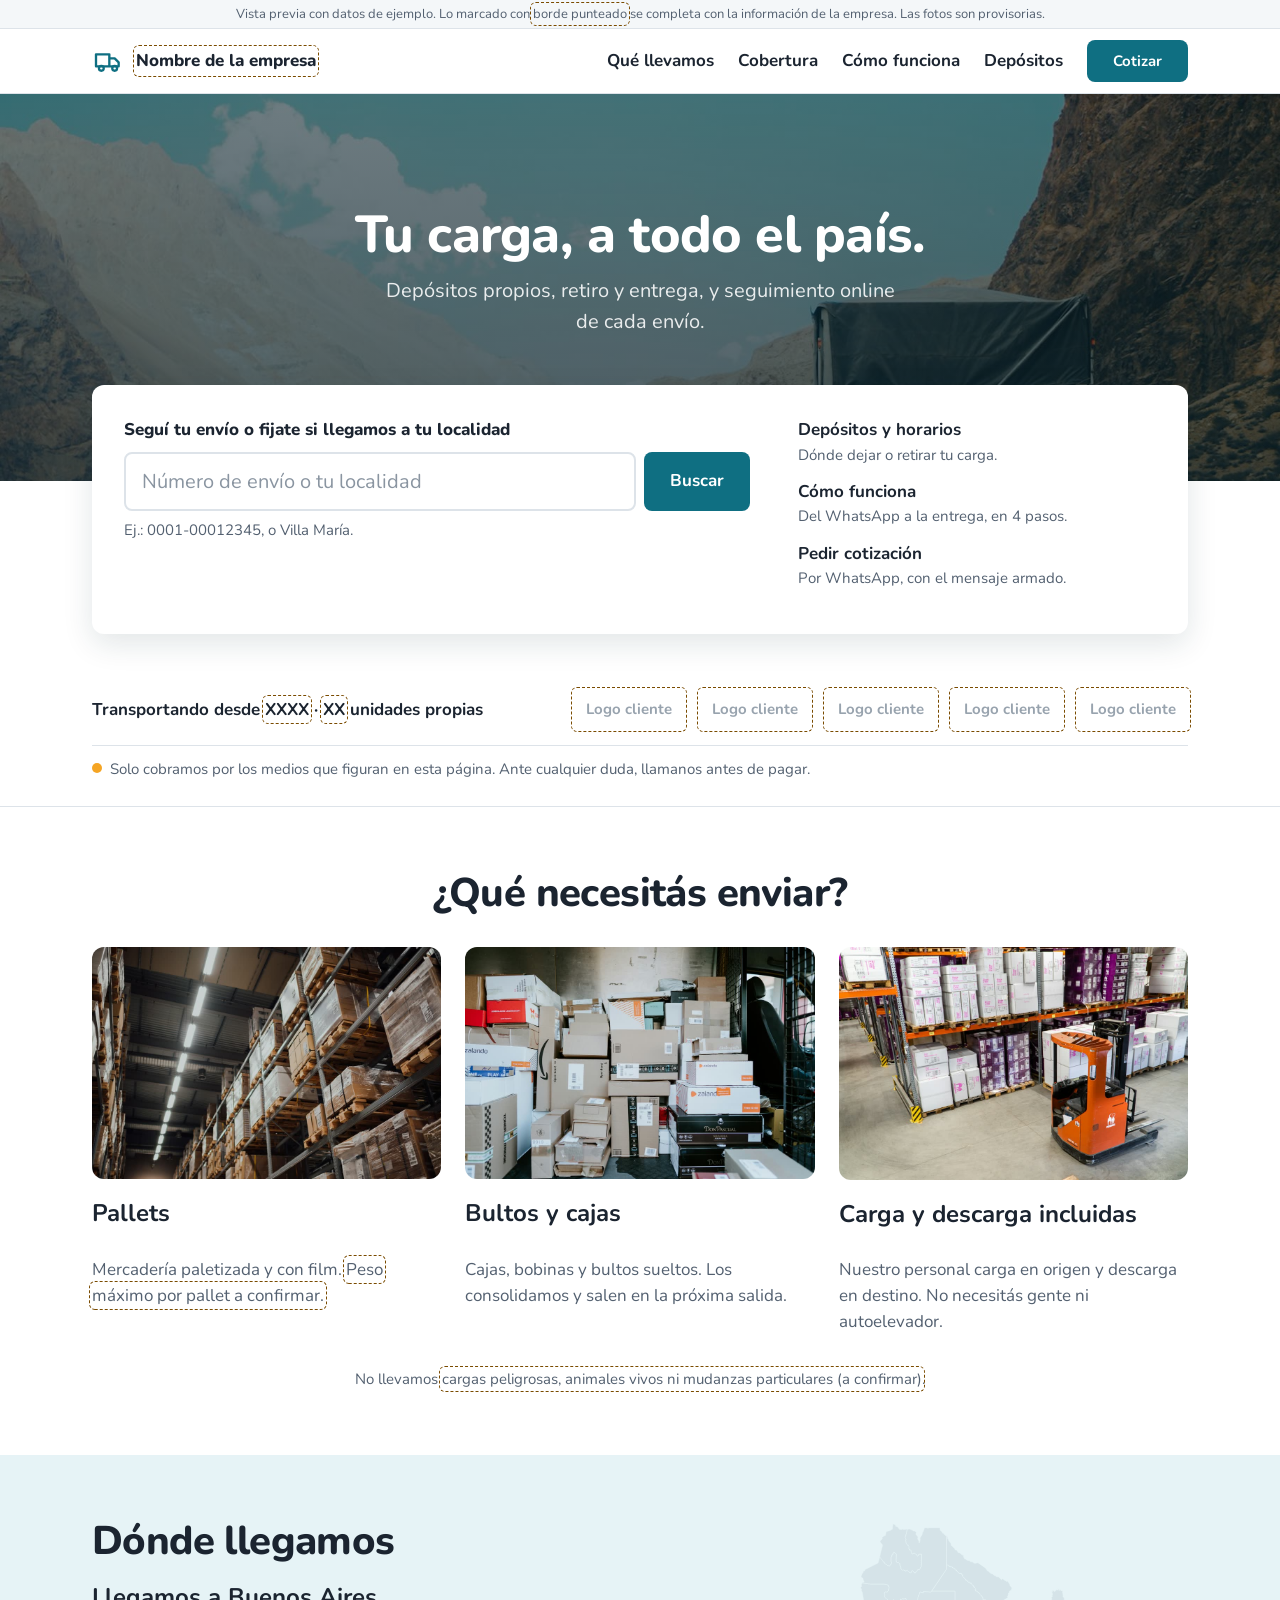
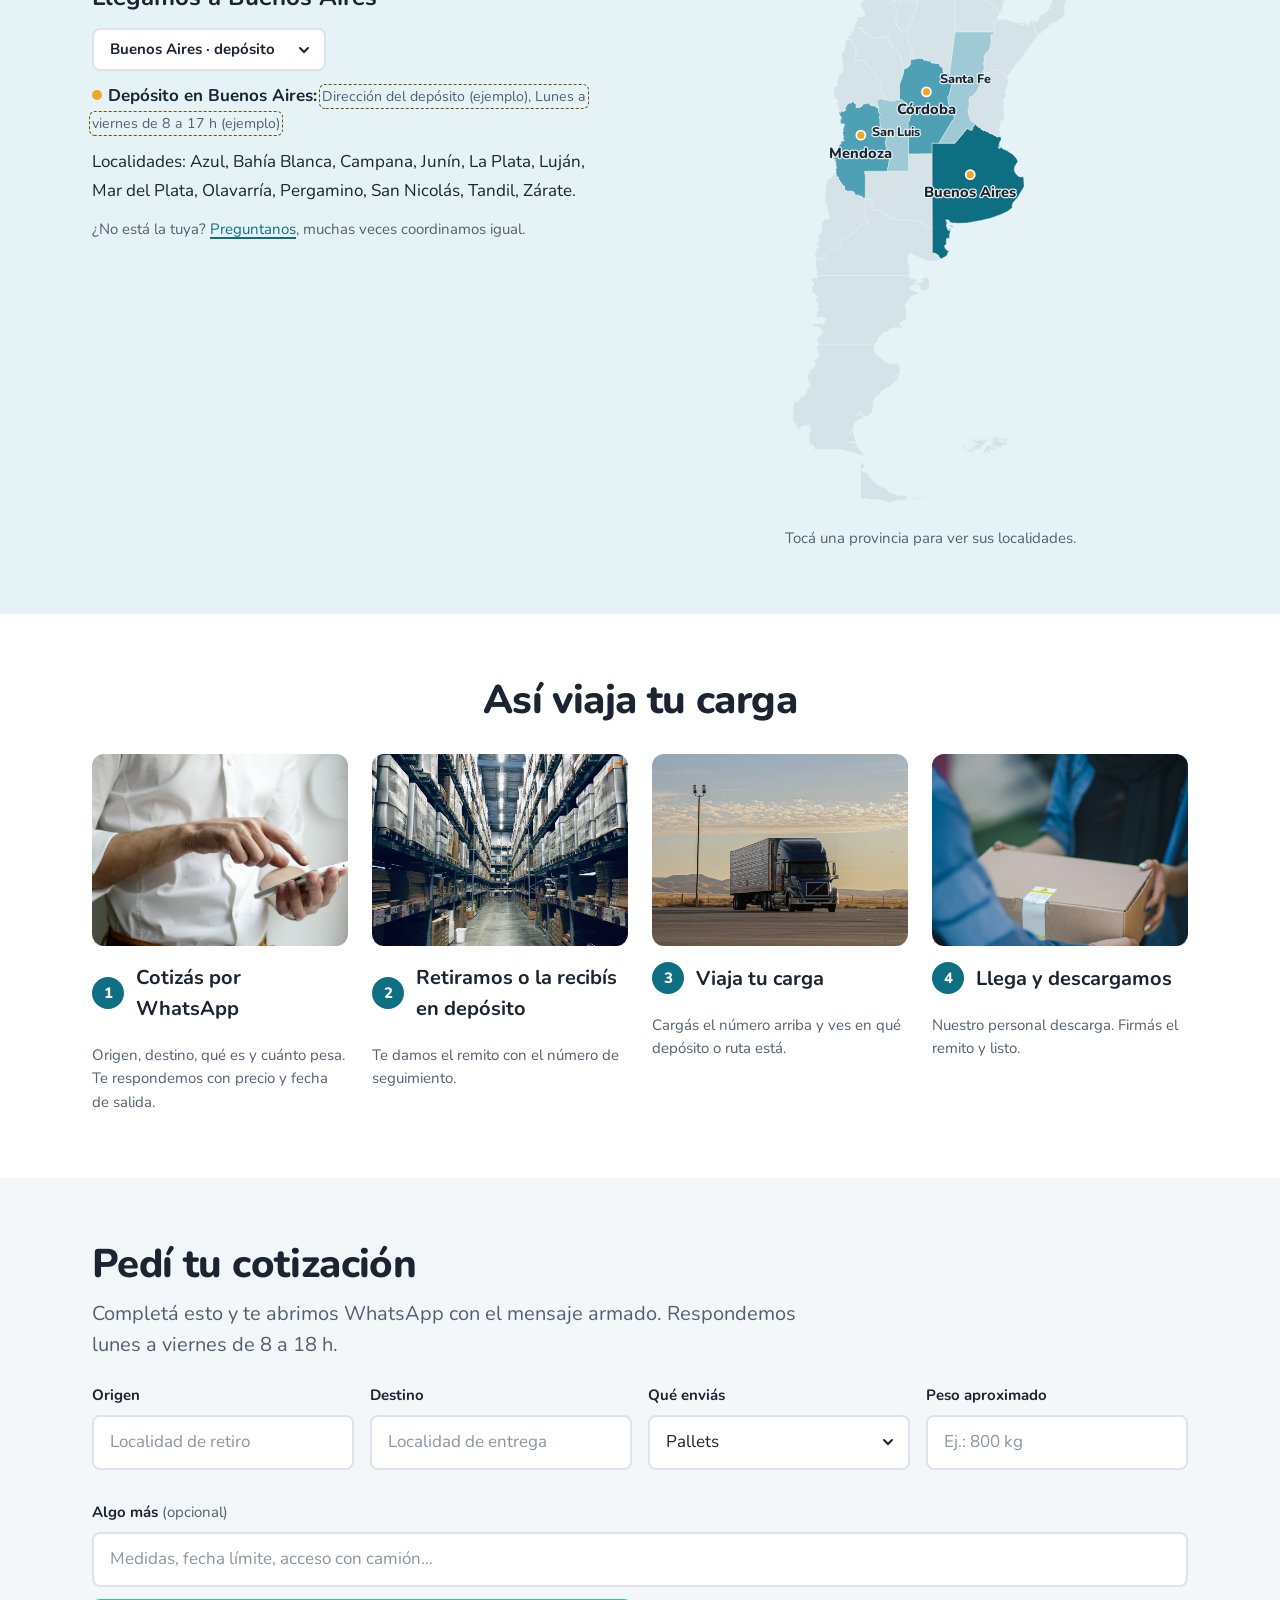
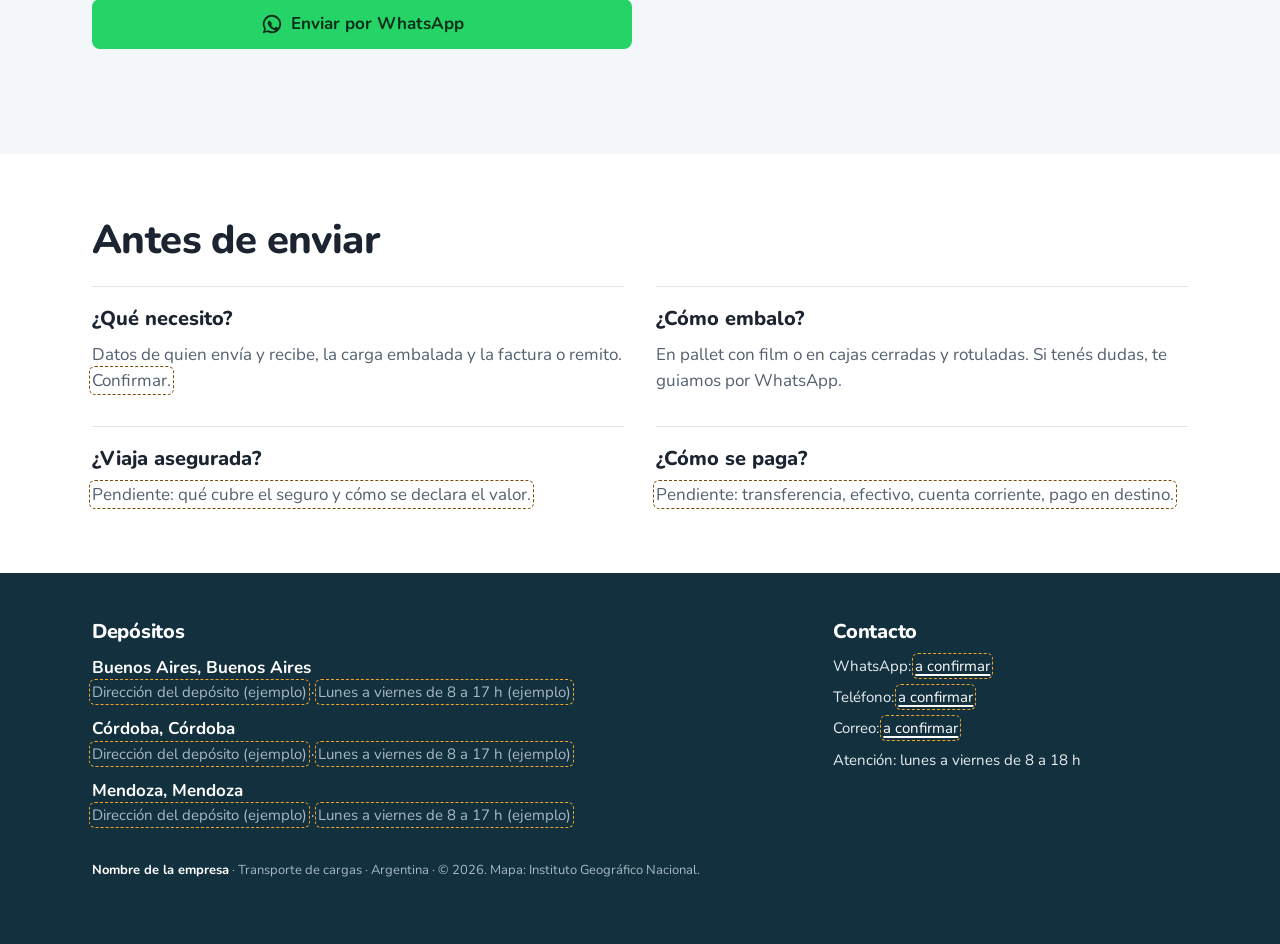
<file: web/v3/index.html>
<!doctype html>
<html lang="es-AR">
<head>
  <meta charset="utf-8">
  <meta name="viewport" content="width=device-width, initial-scale=1">
  <title>Transporte de cargas con seguimiento online | Nombre de la empresa</title>
  <meta name="description" content="Llevamos tu carga a todo el país, con depósitos propios, retiro y entrega, y seguimiento online. Consultá si llegamos a tu localidad y cotizá por WhatsApp.">
  <meta property="og:title" content="Transporte de cargas con seguimiento online">
  <meta property="og:description" content="Consultá si llegamos a tu localidad, seguí tu envío y cotizá por WhatsApp.">
  <meta property="og:type" content="website">
  <meta property="og:image" content="../assets/og.png">
  <meta name="theme-color" content="#0f6f82">
  <link rel="icon" href="../assets/favicon.svg" type="image/svg+xml">
  <link rel="preconnect" href="https://fonts.googleapis.com">
  <link rel="preconnect" href="https://fonts.gstatic.com" crossorigin>
  <link href="https://fonts.googleapis.com/css2?family=Nunito:wght@400;600;700;800&display=swap" rel="stylesheet">
  <link rel="stylesheet" href="../styles/tokens.css">
  <link rel="stylesheet" href="../styles/site.css">
  <link rel="stylesheet" href="v3.css">
</head>
<body>
<svg width="0" height="0" style="position:absolute" aria-hidden="true">
  <symbol id="i-truck" viewBox="0 0 24 24"><path d="M3 7h10v9H3zM13 10h4l3 3v3h-7z"/><circle cx="7" cy="17.5" r="1.8"/><circle cx="17" cy="17.5" r="1.8"/></symbol>
  <symbol id="i-wa" viewBox="0 0 24 24"><path fill="currentColor" stroke="none" d="M12 2a10 10 0 0 0-8.6 15.1L2 22l5-1.3A10 10 0 1 0 12 2m0 2a8 8 0 1 1-4.1 14.9l-.3-.2-3 .8.8-2.9-.2-.3A8 8 0 0 1 12 4m-3 4.3c-.2 0-.5 0-.7.3-.3.3-1 1-1 2.4s1 2.8 1.2 3c.1.2 2 3.2 5 4.4 2.4 1 2.9.8 3.4.7.5 0 1.7-.7 1.9-1.4.3-.7.3-1.2.2-1.4l-.5-.3-1.9-.9c-.2-.1-.4-.2-.6.1l-.9 1.1c-.2.2-.3.2-.6.1a6.6 6.6 0 0 1-3.3-2.9c-.2-.4.2-.4.6-1.1.1-.2 0-.4 0-.5l-.9-2c-.2-.5-.4-.5-.6-.5z"/></symbol>
</svg>

<a class="skip" href="#principal">Ir al contenido</a>

<div class="borrador" id="aviso-borrador" hidden>
  Vista previa con datos de ejemplo. Lo marcado con <span class="ph">borde punteado</span> se completa con la información de la empresa. Las fotos son provisorias.
</div>

<header class="nav" id="arriba">
  <div class="wrap nav__in">
    <a class="brand" href="#arriba" aria-label="Inicio">
      <svg class="brand__mark" aria-hidden="true"><use href="#i-truck"/></svg>
      <span class="ph" data-empresa>Nombre de la empresa</span>
    </a>
    <button class="nav__toggle" type="button" aria-expanded="false" aria-controls="menu" id="nav-toggle">
      <span class="nav__bars" aria-hidden="true"></span>
      <span class="sr-only">Menú</span>
    </button>
    <nav class="nav__menu" id="menu" aria-label="Principal">
      <a href="#servicios">Qué llevamos</a>
      <a href="#cobertura">Cobertura</a>
      <a href="#como">Cómo funciona</a>
      <a href="#depositos">Depósitos</a>
      <a class="btn btn--primary btn--sm" href="#cotizar">Cotizar</a>
    </nav>
  </div>
</header>

<main id="principal">

  <!-- Hero con foto y un solo buscador -->
  <section class="foto-hero foto-hero--centro" id="seguimiento" aria-labelledby="hero-titulo">
    <img class="foto-hero__img" src="../assets/foto-ruta.jpg" alt="" width="1800" height="1195" fetchpriority="high">
    <div class="wrap foto-hero__in">
      <h1 id="hero-titulo">Tu carga, a todo el país.</h1>
      <p class="foto-hero__sub">Depósitos propios, retiro y entrega, y seguimiento online de cada envío.</p>
    </div>
  </section>

  <section class="buscador" aria-label="Buscar">
    <div class="wrap">
      <div class="buscador__card">
        <form id="form-uno" novalidate>
          <label class="buscador__label" for="buscar-uno">Seguí tu envío o fijate si llegamos a tu localidad</label>
          <div class="buscador__row">
            <input class="input" id="buscar-uno" name="q" type="search" autocomplete="off" placeholder="Número de envío o tu localidad" list="lista-localidades" required>
            <button class="btn btn--primary" type="submit">Buscar</button>
          </div>
          <datalist id="lista-localidades"></datalist>
          <p class="buscador__help">Ej.: 0001-00012345, o Villa María.</p>
          <p class="msg" id="uno-msg" role="status" aria-live="polite"></p>
        </form>
        <ul class="utiles">
          <li><a href="#depositos">Depósitos y horarios <small>Dónde dejar o retirar tu carga.</small></a></li>
          <li><a href="#como">Cómo funciona <small>Del WhatsApp a la entrega, en 4 pasos.</small></a></li>
          <li><a href="#cotizar">Pedir cotización <small>Por WhatsApp, con el mensaje armado.</small></a></li>
        </ul>
      </div>
    </div>
  </section>

  <!-- Confianza -->
  <section class="trust" aria-label="Confianza">
    <div class="wrap trust__in">
      <p class="trust__since">Transportando desde <span class="ph">XXXX</span> · <span class="ph">XX</span> unidades propias</p>
      <ul class="logos" aria-label="Empresas que trabajan con nosotros">
        <li class="logo ph">Logo cliente</li>
        <li class="logo ph">Logo cliente</li>
        <li class="logo ph">Logo cliente</li>
        <li class="logo ph">Logo cliente</li>
        <li class="logo ph">Logo cliente</li>
      </ul>
      <p class="trust__aviso">Solo cobramos por los medios que figuran en esta página. Ante cualquier duda, llamanos antes de pagar.</p>
    </div>
  </section>

  <!-- Qué necesitás enviar -->
  <section class="section" id="servicios" aria-labelledby="serv-titulo">
    <div class="wrap">
      <h2 id="serv-titulo" class="centro">¿Qué necesitás enviar?</h2>
      <ul class="fotos3">
        <li>
          <img src="../assets/foto-pallets.jpg" alt="Pallets con mercadería en estanterías de depósito" width="1000" height="667" loading="lazy">
          <h3>Pallets</h3>
          <p>Mercadería paletizada y con film. <span class="ph">Peso máximo por pallet a confirmar.</span></p>
        </li>
        <li>
          <img src="../assets/foto-bultos.jpg" alt="Cajas y bultos apilados listos para despachar" width="1000" height="667" loading="lazy">
          <h3>Bultos y cajas</h3>
          <p>Cajas, bobinas y bultos sueltos. Los consolidamos y salen en la próxima salida.</p>
        </li>
        <li>
          <img src="../assets/foto-descarga.jpg" alt="Autoelevador moviendo mercadería dentro de un depósito" width="1000" height="667" loading="lazy">
          <h3>Carga y descarga incluidas</h3>
          <p>Nuestro personal carga en origen y descarga en destino. No necesitás gente ni autoelevador.</p>
        </li>
      </ul>
      <p class="centro como__no">No llevamos <span class="ph">cargas peligrosas, animales vivos ni mudanzas particulares (a confirmar)</span>.</p>
    </div>
  </section>

  <!-- Cobertura con mapa -->
  <section class="cob3" id="cobertura" aria-labelledby="cob-titulo">
    <div class="wrap cob3__in">
      <div class="result" id="result" aria-live="polite">
        <h2 class="cob3__title" id="cob-titulo">Dónde llegamos</h2>
        <div class="result__head">
          <h3 class="result__title" id="result-titulo">Elegí tu provincia</h3>
          <label class="sr-only" for="sel-prov">Provincia</label>
          <select class="select" id="sel-prov"></select>
        </div>
        <p class="result__dep" id="result-dep"></p>
        <p class="result__locs" id="result-locs"></p>
        <p class="result__note" id="result-note">¿No está la tuya? <a href="#cotizar">Preguntanos</a>, muchas veces coordinamos igual.</p>
      </div>
      <figure class="hero__map" id="mapa-hero" aria-label="Mapa de cobertura por provincia">
        <svg xmlns="http://www.w3.org/2000/svg" viewBox="0 0 1655 3450" role="img" aria-labelledby="mapa-titulo">
<title id="mapa-titulo">Mapa de Argentina por provincias</title>
<path id="prov-06" data-nombre="Buenos Aires" d="M1084,1177 1100,1195 1117,1202 1119,1210 1130,1212 1133,1219 1141,1213 1147,1222 1163,1222 1163,1231 1168,1231 1172,1235 1183,1234 1184,1237 1190,1239 1193,1245 1201,1245 1209,1254 1224,1250 1234,1254 1233,1272 1226,1280 1224,1293 1220,1294 1225,1303 1221,1305 1219,1315 1224,1321 1227,1316 1234,1313 1247,1324 1260,1328 1265,1333 1271,1333 1280,1341 1300,1352 1322,1377 1330,1395 1311,1424 1309,1447 1318,1464 1331,1478 1342,1483 1354,1483 1357,1482 1357,1479 1360,1481 1363,1491 1366,1538 1330,1599 1301,1633 1297,1647 1297,1655 1299,1654 1297,1660 1272,1680 1235,1698 1173,1720 1115,1734 1036,1748 977,1750 969,1747 961,1749 940,1743 933,1731 927,1729 922,1729 919,1731 914,1730 915,1734 920,1734 918,1736 920,1740 918,1745 922,1749 921,1755 918,1760 920,1762 918,1761 919,1766 923,1773 927,1775 922,1775 921,1777 935,1779 945,1787 943,1789 939,1789 931,1780 923,1780 925,1785 930,1785 927,1786 930,1788 929,1790 934,1788 933,1790 942,1795 936,1816 938,1818 936,1821 937,1835 934,1837 931,1835 924,1837 924,1835 923,1838 920,1837 918,1857 919,1869 907,1880 913,1896 920,1900 923,1907 926,1908 926,1906 921,1903 931,1908 932,1913 927,1919 921,1937 890,1954 883,1952 870,1932 852,1922 844,1923 838,1919 837,1921 836,1289 968,1289 1030,1215 1033,1207 1039,1204 1042,1208 1049,1209 1059,1215 1066,1214 1067,1208 1071,1205 1071,1197 1077,1191 1082,1176 1084,1177ZM946,1759 946,1763 946,1759 948,1761 948,1759 951,1760 950,1761 952,1760 950,1765 953,1766 955,1760 955,1770 956,1766 957,1769 956,1774 950,1768 941,1766 942,1761 944,1762 944,1759 946,1759Z"><title>Buenos Aires</title></path>
<path id="prov-10" data-nombre="Catamarca" d="M433,367 483,374 561,374 586,380 583,386 588,387 590,394 586,412 583,413 579,421 567,420 563,422 562,427 564,430 564,448 573,458 578,458 578,461 584,466 588,485 594,486 600,492 607,473 613,464 617,463 623,472 621,488 618,490 617,497 617,513 627,510 644,524 638,536 642,543 619,576 633,583 632,599 636,615 641,619 644,635 647,628 650,627 654,631 657,647 661,647 664,651 670,642 680,635 696,645 700,669 702,697 699,711 695,710 694,712 698,715 699,722 708,724 717,734 721,770 726,777 723,778 722,783 726,791 723,797 723,807 712,810 714,835 697,855 676,862 653,791 650,777 645,777 645,768 623,744 599,736 598,731 603,722 591,712 591,703 589,703 590,697 585,679 550,675 546,677 539,688 522,688 497,681 485,687 485,682 478,667 480,661 471,662 464,667 462,660 453,657 451,660 450,653 446,654 442,650 437,652 438,637 432,634 430,621 427,632 423,629 416,632 416,629 410,626 387,630 387,622 391,620 390,612 396,606 395,602 399,603 396,593 399,594 399,591 403,590 404,582 409,580 404,576 406,566 409,565 411,560 420,560 423,566 427,568 429,562 435,563 435,556 437,560 445,553 450,554 448,548 452,542 426,499 429,479 443,468 435,420 430,413 432,407 426,395 426,391 432,388 430,376 433,373 433,367Z"><title>Catamarca</title></path>
<path id="prov-22" data-nombre="Chaco" d="M920,262 931,266 931,270 935,270 935,272 940,270 939,273 941,271 942,274 950,274 949,276 953,276 953,281 955,277 955,281 958,280 961,284 964,281 967,286 970,287 968,288 970,292 974,293 976,292 977,296 978,294 977,298 984,302 989,311 994,311 994,314 1004,312 1005,315 1006,314 1009,316 1008,320 1010,322 1012,320 1013,330 1031,348 1029,350 1038,353 1039,357 1044,357 1043,359 1046,363 1052,362 1050,365 1054,368 1058,367 1058,370 1061,367 1070,382 1073,384 1075,382 1076,388 1079,389 1077,389 1079,391 1078,392 1080,391 1082,397 1086,399 1084,406 1087,407 1085,409 1089,411 1087,411 1089,416 1092,414 1100,419 1102,423 1105,422 1107,427 1113,430 1113,434 1117,439 1123,442 1125,450 1129,450 1130,464 1134,461 1137,465 1147,465 1152,476 1150,480 1154,484 1157,482 1157,484 1162,485 1171,480 1170,482 1173,483 1172,484 1183,488 1194,502 1200,504 1202,510 1206,509 1207,514 1216,519 1216,523 1219,524 1224,533 1230,533 1231,539 1223,544 1224,550 1220,550 1221,556 1217,554 1217,561 1209,563 1209,569 1214,573 1212,582 1208,586 1199,588 1191,600 1191,611 1196,618 1197,628 1194,639 1195,646 1191,657 1191,650 968,650 968,415 834,415 919,289 920,262Z"><title>Chaco</title></path>
<path id="prov-26" data-nombre="Chubut" d="M492,2050 704,2050 708,2059 719,2068 751,2074 744,2081 739,2092 744,2093 750,2092 750,2094 753,2094 764,2090 778,2093 785,2085 782,2083 784,2079 781,2075 758,2074 782,2068 800,2058 806,2057 809,2060 819,2082 821,2111 816,2120 817,2126 813,2129 777,2137 768,2127 768,2118 771,2113 766,2112 767,2109 764,2109 761,2103 749,2100 738,2100 729,2105 722,2111 715,2112 711,2115 706,2123 708,2128 713,2129 719,2133 749,2145 757,2146 762,2144 764,2148 752,2156 728,2165 711,2175 705,2183 705,2190 683,2216 681,2226 685,2230 683,2235 686,2243 687,2247 691,2247 689,2253 694,2254 690,2258 692,2264 687,2265 685,2270 692,2287 683,2296 687,2302 684,2303 684,2301 680,2301 681,2304 678,2306 680,2309 673,2308 673,2310 659,2317 655,2323 652,2335 654,2338 660,2339 662,2341 664,2340 668,2343 662,2346 663,2351 660,2351 662,2353 658,2355 656,2353 655,2356 651,2352 645,2352 644,2354 643,2350 639,2351 639,2354 636,2355 629,2350 615,2348 609,2357 602,2354 602,2356 599,2355 590,2360 588,2364 594,2365 593,2367 583,2364 584,2367 590,2370 590,2372 564,2373 554,2377 524,2412 523,2429 516,2432 514,2435 516,2436 508,2443 510,2446 505,2450 186,2450 188,2446 185,2439 176,2434 178,2430 173,2422 175,2418 174,2416 179,2408 176,2406 183,2402 192,2402 199,2399 194,2393 195,2389 202,2390 201,2387 210,2382 210,2374 203,2366 198,2364 198,2361 195,2360 197,2357 192,2353 192,2348 178,2346 177,2343 175,2344 172,2342 167,2346 159,2340 155,2340 152,2338 155,2336 152,2335 155,2331 152,2328 152,2326 156,2326 157,2328 163,2330 164,2328 172,2329 171,2327 174,2325 182,2327 184,2329 199,2324 205,2329 213,2331 220,2325 221,2318 218,2314 221,2309 228,2309 229,2303 224,2300 226,2297 223,2294 217,2292 209,2292 206,2289 185,2291 180,2288 172,2292 170,2285 174,2283 173,2277 171,2277 175,2272 170,2266 170,2261 177,2260 185,2245 184,2240 181,2239 181,2236 176,2234 177,2229 184,2220 189,2220 188,2218 191,2215 187,2212 181,2213 181,2208 177,2208 175,2204 167,2205 170,2198 167,2195 163,2195 164,2192 163,2189 166,2188 165,2182 170,2184 174,2180 179,2181 177,2173 179,2170 176,2166 163,2160 163,2155 155,2151 146,2140 148,2138 145,2130 147,2128 147,2123 144,2119 150,2114 148,2110 154,2107 157,2099 154,2095 155,2091 147,2088 148,2082 144,2076 144,2064 152,2065 151,2063 154,2061 161,2064 163,2069 167,2065 175,2065 179,2061 179,2055 175,2050 492,2050Z"><title>Chubut</title></path>
<path id="prov-02" data-nombre="Ciudad Autónoma de Buenos Aires" d="M1225,1303 1232,1308 1234,1313 1227,1316 1224,1321 1219,1315 1219,1312 1221,1305 1225,1303Z"><title>Ciudad Autónoma de Buenos Aires</title></path>
<path id="prov-18" data-nombre="Corrientes" d="M1339,599 1342,600 1348,609 1360,611 1365,606 1362,596 1367,596 1371,593 1375,596 1380,606 1388,611 1395,599 1396,591 1400,590 1406,583 1416,581 1414,595 1432,629 1431,633 1432,645 1438,653 1437,656 1441,656 1441,659 1448,664 1447,668 1436,675 1444,683 1443,692 1441,692 1438,687 1428,686 1426,691 1428,698 1418,701 1418,710 1409,718 1404,727 1395,730 1395,740 1386,748 1385,758 1372,762 1363,786 1358,788 1354,798 1343,809 1342,814 1330,826 1321,828 1317,833 1314,838 1313,849 1307,853 1302,862 1296,867 1289,868 1291,875 1289,884 1270,901 1270,909 1273,912 1276,923 1258,910 1255,904 1255,893 1250,891 1244,879 1238,874 1232,876 1215,866 1211,868 1207,866 1202,871 1197,871 1192,875 1185,872 1177,873 1171,881 1164,886 1149,882 1143,884 1138,883 1137,891 1136,893 1134,893 1126,878 1132,874 1137,851 1134,840 1130,834 1133,828 1136,807 1136,796 1134,789 1141,784 1143,774 1150,772 1155,761 1162,759 1166,753 1165,748 1170,738 1169,729 1176,717 1174,708 1178,699 1175,694 1174,672 1177,663 1186,664 1193,655 1197,628 1196,618 1191,611 1191,600 1198,589 1222,577 1231,579 1241,576 1246,578 1260,576 1271,577 1276,584 1285,583 1300,594 1314,591 1322,597 1339,599ZM1346,592 1361,600 1360,605 1352,610 1342,599 1337,598 1346,592Z"><title>Corrientes</title></path>
<path id="prov-14" data-nombre="Córdoba" d="M796,813 800,808 805,808 804,811 810,817 830,816 831,826 882,833 880,837 883,846 893,850 894,856 902,856 899,867 899,876 905,884 932,885 935,898 958,924 936,1011 927,1020 928,1024 928,1038 932,1049 930,1061 934,1069 943,1076 952,1099 951,1104 953,1107 951,1108 954,1111 950,1118 957,1119 962,1127 964,1140 962,1151 952,1162 876,1289 836,1289 836,1350 701,1352 698,1169 704,1164 709,1150 707,1147 712,1136 712,1131 716,1119 715,1112 718,1103 716,1098 714,1080 711,1082 693,1083 690,1059 660,1040 649,1039 648,954 668,899 676,862 697,855 714,835 712,810 766,800 790,805 791,812 796,813Z"><title>Córdoba</title></path>
<path id="prov-30" data-nombre="Entre Ríos" d="M1215,866 1232,876 1238,874 1244,879 1250,891 1255,893 1255,904 1258,910 1275,922 1277,928 1275,941 1268,942 1272,954 1267,962 1268,971 1261,986 1262,989 1254,996 1262,1008 1258,1026 1254,1032 1245,1037 1250,1050 1246,1066 1253,1076 1251,1084 1246,1088 1245,1096 1248,1107 1254,1150 1247,1158 1232,1162 1229,1168 1230,1178 1227,1186 1227,1200 1222,1209 1227,1222 1227,1242 1234,1254 1224,1250 1209,1254 1201,1245 1193,1245 1190,1239 1184,1237 1183,1234 1172,1235 1168,1231 1163,1231 1162,1222 1148,1223 1141,1213 1133,1219 1130,1212 1120,1210 1116,1202 1100,1195 1094,1187 1090,1185 1087,1179 1080,1174 1079,1168 1070,1167 1056,1151 1054,1145 1050,1140 1051,1133 1047,1127 1042,1101 1046,1096 1047,1083 1050,1082 1048,1065 1051,1055 1046,1048 1052,1040 1050,1031 1053,1029 1054,1023 1066,1020 1077,1011 1077,1005 1084,1003 1086,997 1092,994 1096,985 1095,979 1102,975 1106,962 1111,958 1118,944 1124,938 1127,927 1132,921 1129,915 1131,910 1131,900 1127,894 1129,884 1136,893 1138,883 1143,884 1149,882 1164,886 1171,881 1177,873 1185,872 1192,875 1197,871 1202,871 1207,866 1211,868 1215,866Z"><title>Entre Ríos</title></path>
<path id="prov-34" data-nombre="Formosa" d="M921,99 923,97 923,102 926,102 927,104 925,110 927,113 929,115 931,112 930,121 946,143 946,151 951,157 957,159 961,166 965,167 967,174 972,178 974,178 979,180 980,184 984,185 985,192 997,195 1002,199 1001,201 1005,204 1009,204 1014,210 1015,208 1017,211 1017,217 1025,231 1030,230 1036,237 1055,240 1057,246 1063,247 1066,245 1074,252 1080,254 1089,254 1100,251 1145,283 1149,291 1153,292 1154,298 1162,302 1172,312 1184,316 1197,327 1204,327 1208,333 1216,332 1223,336 1235,350 1243,343 1246,347 1249,348 1250,351 1254,351 1255,355 1260,354 1263,359 1272,358 1274,363 1280,368 1280,372 1285,379 1284,382 1295,395 1294,406 1292,407 1291,412 1286,410 1286,416 1281,415 1279,420 1282,422 1279,426 1274,425 1277,432 1272,436 1274,442 1269,446 1272,451 1260,460 1254,462 1251,469 1248,468 1253,473 1248,476 1248,485 1243,490 1247,496 1242,497 1244,500 1243,504 1246,515 1240,515 1241,525 1238,526 1238,530 1234,531 1235,537 1231,538 1229,533 1224,533 1219,524 1216,523 1216,519 1207,514 1206,509 1202,510 1200,504 1194,502 1183,488 1172,484 1173,483 1170,482 1171,480 1162,485 1157,484 1157,482 1154,484 1150,480 1152,476 1147,465 1137,465 1134,461 1130,464 1129,450 1125,450 1123,442 1117,439 1113,434 1113,430 1107,427 1105,422 1102,423 1100,419 1092,414 1089,416 1087,411 1089,411 1085,409 1087,407 1084,406 1086,399 1082,397 1080,391 1078,392 1079,391 1077,389 1079,389 1076,388 1075,382 1073,384 1070,382 1061,367 1058,370 1058,367 1054,368 1050,365 1052,362 1046,363 1043,359 1044,357 1039,357 1038,353 1029,350 1031,348 1013,330 1012,320 1010,322 1008,320 1009,316 1006,314 1005,315 1004,312 994,314 994,311 989,311 984,302 977,298 978,294 977,296 976,292 974,293 970,292 968,288 970,287 967,286 964,281 961,284 958,280 955,281 955,277 953,281 953,276 949,276 950,274 942,274 941,271 939,273 940,270 935,272 935,270 931,270 931,266 920,262 920,258 919,261 919,96 921,99Z"><title>Formosa</title></path>
<path id="prov-38" data-nombre="Jujuy" d="M614,29 624,33 627,37 627,42 636,43 650,61 663,60 664,58 671,60 695,59 690,78 691,82 689,84 682,102 682,110 688,115 685,123 689,143 694,146 694,150 699,150 704,155 704,164 706,166 704,172 706,173 708,179 713,177 716,181 717,192 720,195 720,198 726,200 734,195 736,198 746,202 753,214 757,211 760,202 776,202 775,272 765,291 763,293 755,290 749,301 746,301 744,308 737,311 731,303 722,297 718,302 718,307 715,310 703,306 694,296 684,300 681,299 681,296 675,296 673,293 667,295 657,288 656,275 652,269 650,256 641,250 635,251 635,247 631,248 629,236 631,201 618,192 612,199 610,207 606,206 604,216 601,219 601,247 604,248 602,259 592,271 579,267 572,259 568,260 564,257 561,247 556,248 552,239 535,219 552,150 537,131 542,122 550,115 549,104 554,104 557,99 569,94 572,74 603,63 605,59 608,59 611,29 614,29Z"><title>Jujuy</title></path>
<path id="prov-42" data-nombre="La Pampa" d="M836,1351 837,1783 826,1781 823,1776 808,1769 805,1761 801,1764 798,1760 793,1759 793,1756 788,1754 789,1751 786,1752 787,1750 783,1751 765,1740 762,1741 757,1737 724,1732 715,1733 700,1730 698,1732 694,1731 694,1734 687,1732 680,1736 668,1728 663,1727 655,1733 647,1729 641,1730 634,1725 625,1725 624,1723 621,1724 606,1724 606,1726 588,1722 583,1718 585,1712 580,1704 574,1703 560,1694 552,1695 544,1690 542,1686 540,1686 537,1671 524,1675 508,1676 500,1670 492,1656 485,1657 480,1648 485,1642 494,1636 495,1631 491,1617 483,1611 453,1607 453,1467 449,1467 449,1450 701,1450 701,1352 836,1351Z"><title>La Pampa</title></path>
<path id="prov-46" data-nombre="La Rioja" d="M432,632 433,635 438,637 436,650 438,652 442,650 446,654 450,653 451,660 453,657 462,660 464,667 471,662 480,661 478,667 485,682 485,687 497,681 522,688 539,688 546,677 550,675 585,679 590,697 589,703 591,703 591,712 603,722 598,731 599,736 623,744 645,768 645,777 650,777 653,791 676,862 668,899 648,954 649,1039 639,1041 632,1039 625,1044 624,1047 619,1044 618,1046 607,1043 604,1044 603,1050 586,1045 573,1038 567,1031 562,1013 555,1013 544,988 546,958 542,952 545,942 541,940 529,920 519,913 513,904 506,890 505,880 481,857 469,840 460,839 457,828 453,828 452,825 438,815 419,815 416,812 405,814 403,809 399,812 399,815 393,815 391,803 396,796 394,790 395,783 397,782 394,769 396,765 399,767 401,763 401,754 397,745 401,736 381,726 377,718 378,710 369,691 360,695 357,692 354,693 350,691 346,692 344,688 347,689 348,685 353,683 358,668 363,673 364,668 370,663 375,647 380,647 384,640 387,630 410,626 416,629 416,632 423,629 427,632 430,621 432,632Z"><title>La Rioja</title></path>
<path id="prov-50" data-nombre="Mendoza" d="M307,1130 302,1112 303,1108 305,1107 310,1113 315,1103 327,1107 333,1104 338,1100 340,1093 336,1089 337,1083 344,1076 347,1064 352,1064 361,1057 369,1059 375,1052 380,1050 385,1050 393,1062 400,1061 400,1084 420,1084 436,1074 436,1064 449,1064 453,1059 457,1062 461,1062 466,1058 467,1060 469,1057 476,1059 479,1068 485,1072 505,1075 510,1072 514,1081 525,1085 529,1094 528,1104 531,1105 531,1113 539,1126 533,1138 537,1150 537,1175 541,1197 552,1213 551,1217 561,1227 562,1233 578,1246 573,1264 574,1265 574,1271 569,1273 567,1276 569,1280 566,1285 570,1288 568,1291 571,1294 571,1307 575,1312 576,1319 580,1322 579,1326 586,1333 589,1344 588,1351 593,1364 592,1374 589,1377 591,1381 589,1404 585,1408 587,1414 581,1435 582,1447 580,1450 449,1450 449,1467 453,1467 452,1607 438,1604 433,1595 418,1594 416,1589 412,1587 405,1590 392,1586 389,1572 373,1564 352,1567 338,1560 334,1557 333,1549 334,1537 327,1535 321,1529 319,1522 314,1520 306,1507 299,1495 297,1483 288,1484 286,1478 284,1462 282,1460 286,1454 285,1449 282,1447 286,1442 282,1440 282,1438 291,1431 285,1429 287,1425 282,1414 285,1411 283,1403 286,1402 280,1396 281,1382 271,1380 269,1377 273,1370 278,1370 286,1367 287,1351 289,1349 289,1344 296,1330 291,1327 291,1325 298,1318 298,1311 305,1299 314,1291 313,1279 317,1275 322,1279 323,1277 330,1275 331,1271 325,1263 329,1252 327,1246 323,1246 327,1239 323,1235 323,1227 326,1222 325,1204 328,1202 329,1193 331,1192 330,1189 333,1189 333,1184 331,1179 323,1177 322,1174 315,1182 312,1177 313,1174 310,1171 311,1163 308,1155 314,1151 316,1140 307,1130Z"><title>Mendoza</title></path>
<path id="prov-54" data-nombre="Misiones" d="M1567,404 1568,412 1570,406 1572,409 1575,406 1579,414 1580,411 1583,414 1585,412 1585,416 1587,416 1588,419 1586,421 1587,424 1589,425 1587,427 1590,431 1588,434 1590,437 1588,438 1590,440 1589,447 1597,454 1596,462 1604,471 1604,479 1599,489 1600,499 1597,500 1598,503 1596,504 1597,507 1599,506 1597,514 1595,514 1598,515 1597,522 1595,522 1599,525 1596,526 1600,527 1600,535 1603,536 1600,536 1602,539 1600,543 1602,544 1599,543 1599,546 1597,547 1598,549 1595,551 1596,553 1595,555 1593,553 1595,557 1592,554 1594,557 1591,558 1594,560 1590,560 1592,565 1589,567 1586,563 1583,568 1580,565 1579,570 1575,570 1574,575 1569,580 1564,580 1562,575 1559,588 1555,590 1554,595 1549,590 1548,597 1543,591 1539,593 1541,597 1534,601 1530,595 1527,604 1523,601 1522,607 1517,606 1515,609 1512,603 1509,612 1505,614 1505,622 1502,627 1498,627 1497,630 1493,627 1491,629 1495,635 1489,635 1487,640 1482,636 1476,643 1472,642 1471,647 1467,648 1468,653 1462,660 1458,658 1454,666 1451,662 1448,664 1441,659 1441,656 1437,656 1438,653 1432,645 1431,633 1432,629 1414,595 1416,583 1420,586 1427,584 1435,594 1439,594 1443,588 1451,583 1450,578 1452,575 1448,569 1449,566 1453,566 1453,560 1461,561 1462,553 1468,547 1477,544 1481,547 1486,545 1486,537 1493,530 1501,528 1502,518 1507,516 1512,517 1514,512 1513,504 1520,495 1521,488 1525,481 1523,476 1527,471 1523,466 1525,459 1522,450 1523,448 1528,448 1527,441 1530,433 1524,417 1530,417 1529,410 1532,409 1534,413 1537,411 1539,414 1542,419 1546,410 1549,411 1553,406 1556,410 1558,406 1562,408 1560,404 1563,404 1568,399 1567,404Z"><title>Misiones</title></path>
<path id="prov-58" data-nombre="Neuquén" d="M284,1466 288,1483 297,1483 299,1495 306,1507 314,1520 319,1522 321,1529 327,1535 334,1537 333,1549 334,1557 338,1560 352,1567 373,1564 389,1572 392,1586 405,1590 412,1587 416,1589 418,1594 433,1595 438,1604 453,1607 453,1718 463,1725 465,1736 473,1750 471,1748 467,1750 459,1747 455,1749 449,1748 433,1757 429,1758 421,1767 421,1771 410,1778 408,1787 401,1792 394,1802 385,1801 372,1810 373,1813 367,1821 354,1832 339,1835 321,1844 315,1855 319,1868 316,1868 311,1875 310,1887 301,1893 302,1898 282,1904 272,1900 264,1909 248,1909 238,1915 234,1922 229,1923 227,1926 227,1930 233,1937 234,1943 225,1956 212,1960 193,1952 169,1953 165,1947 169,1946 169,1938 163,1933 164,1929 160,1923 170,1913 171,1908 169,1909 166,1906 169,1906 170,1903 171,1892 174,1891 178,1894 182,1887 185,1886 182,1879 180,1878 178,1881 171,1873 173,1869 171,1867 173,1864 171,1861 172,1858 181,1862 183,1860 182,1853 190,1841 188,1837 182,1834 184,1831 180,1822 184,1818 180,1815 181,1809 183,1806 188,1813 197,1814 200,1808 199,1805 197,1806 194,1803 199,1799 201,1795 200,1787 205,1785 207,1778 203,1765 205,1755 202,1748 202,1743 213,1737 218,1730 222,1731 229,1725 242,1726 246,1720 244,1717 250,1709 249,1704 238,1693 237,1679 234,1675 237,1667 233,1662 237,1661 237,1659 232,1654 231,1647 227,1645 228,1639 225,1636 222,1636 226,1632 220,1620 220,1615 226,1609 224,1604 227,1597 224,1590 221,1588 219,1578 222,1578 223,1573 227,1571 226,1565 229,1561 223,1550 219,1548 228,1547 229,1544 225,1543 227,1537 222,1534 226,1531 227,1518 230,1518 231,1521 236,1519 232,1512 233,1498 240,1500 245,1497 246,1490 248,1492 251,1490 253,1493 256,1491 259,1493 262,1489 259,1484 261,1480 260,1477 265,1474 270,1468 270,1464 276,1468 280,1467 282,1461 284,1466Z"><title>Neuquén</title></path>
<path id="prov-62" data-nombre="Río Negro" d="M454,1609 483,1611 490,1615 495,1631 494,1636 485,1642 480,1648 485,1657 492,1656 500,1670 508,1676 524,1675 537,1671 540,1686 542,1686 544,1690 552,1695 560,1694 574,1703 580,1704 585,1712 583,1718 588,1722 606,1726 606,1724 621,1724 624,1723 625,1725 634,1725 641,1730 647,1729 655,1733 663,1727 668,1728 680,1736 687,1732 694,1734 694,1731 698,1732 700,1730 715,1733 724,1732 757,1737 762,1741 765,1740 783,1751 787,1750 786,1752 789,1751 788,1754 793,1756 793,1759 798,1760 801,1764 805,1761 808,1769 823,1776 826,1781 837,1783 837,1921 838,1919 844,1923 852,1922 870,1932 883,1952 876,1958 858,1966 805,1966 797,1963 791,1957 779,1953 782,1953 780,1950 779,1952 772,1951 745,1936 729,1932 719,1933 717,1931 721,1928 721,1931 722,1929 730,1931 728,1927 725,1928 725,1925 727,1924 716,1921 710,1922 716,1923 712,1925 717,1926 709,1926 702,1931 696,1947 698,1973 703,1992 710,2002 709,2006 710,2008 708,2011 706,2010 709,2027 708,2033 705,2034 704,2050 175,2050 174,2034 177,2032 175,2029 177,2029 173,2022 174,2019 167,2011 170,2007 172,2008 169,2001 171,1994 165,1986 167,1981 166,1976 171,1977 166,1967 170,1965 169,1958 172,1956 169,1953 193,1952 212,1960 225,1956 234,1943 233,1937 227,1930 227,1926 229,1923 234,1922 238,1915 248,1909 264,1909 272,1900 282,1904 302,1898 301,1893 310,1887 311,1875 316,1868 319,1868 315,1855 321,1844 339,1835 354,1832 367,1821 373,1813 372,1810 385,1801 394,1802 401,1792 408,1787 410,1778 421,1771 421,1767 429,1758 433,1757 449,1748 455,1749 459,1747 467,1750 471,1748 473,1750 465,1736 463,1725 453,1718 454,1609Z"><title>Río Negro</title></path>
<path id="prov-66" data-nombre="Salta" d="M790,59 793,50 811,50 813,55 814,50 882,50 883,66 885,65 894,75 896,74 895,81 901,81 905,88 909,87 909,90 916,97 919,96 919,289 829,421 787,417 786,425 767,420 755,454 755,461 749,472 735,474 726,472 713,481 711,477 706,479 706,473 688,467 686,458 681,456 676,461 666,459 661,462 655,462 653,485 625,474 615,463 607,473 600,492 594,486 588,485 584,466 578,461 578,458 573,458 569,455 564,447 564,430 562,427 564,422 567,420 579,421 583,413 586,412 590,394 588,387 583,386 586,380 561,374 483,374 433,367 437,363 440,365 446,361 443,353 441,353 439,341 432,337 428,329 434,317 434,310 436,312 439,311 442,298 448,299 452,290 526,253 535,219 552,239 556,248 561,247 564,257 568,260 572,259 579,267 592,271 602,259 604,248 601,247 601,219 604,216 606,206 610,207 616,191 631,201 629,236 631,248 635,247 635,251 641,250 650,256 652,269 656,275 657,288 667,295 673,293 675,296 681,296 681,299 684,300 694,296 703,306 715,310 718,307 718,302 722,297 731,303 735,310 737,311 744,308 746,301 749,301 755,290 763,293 766,289 775,272 776,202 760,202 757,211 753,214 746,202 736,198 734,195 726,200 719,198 720,195 717,192 716,181 713,177 708,179 706,173 703,172 706,166 704,164 704,155 699,150 694,150 694,146 689,142 685,123 688,115 682,110 682,104 689,84 691,82 690,78 695,59 710,58 715,62 720,62 730,69 737,69 746,78 743,87 756,104 753,114 757,119 756,122 761,124 761,136 763,138 769,117 767,115 769,106 779,91 781,81 783,74 785,74 790,59Z"><title>Salta</title></path>
<path id="prov-70" data-nombre="San Juan" d="M309,888 314,890 323,885 324,872 328,872 330,865 330,863 325,861 320,862 318,859 323,846 325,836 322,829 325,823 320,815 319,799 317,795 318,791 314,788 314,782 320,775 319,769 325,764 332,763 331,755 335,748 334,740 339,727 337,724 336,718 339,710 342,708 343,704 340,697 344,693 343,690 353,693 357,692 360,695 369,691 378,710 377,718 381,726 401,736 397,745 401,754 401,763 399,767 396,765 394,769 397,782 395,783 394,790 396,796 391,803 393,815 399,815 399,812 403,809 405,814 416,812 419,815 438,815 452,825 453,828 457,828 460,839 469,840 481,857 505,880 506,890 513,904 519,913 529,920 541,940 545,942 542,952 546,958 544,988 555,1013 562,1013 567,1031 578,1042 561,1040 541,1033 533,1038 522,1037 522,1072 530,1079 531,1088 527,1088 525,1085 514,1081 510,1072 505,1075 485,1072 479,1068 476,1059 469,1057 467,1060 466,1058 461,1062 457,1062 453,1059 449,1064 436,1064 436,1074 420,1084 400,1084 400,1061 393,1062 385,1050 380,1050 375,1052 369,1059 361,1057 352,1064 347,1064 344,1076 337,1083 336,1089 340,1093 338,1100 327,1107 315,1103 312,1111 308,1112 303,1097 297,1093 298,1083 290,1077 291,1064 288,1061 289,1057 285,1055 286,1053 292,1055 299,1046 293,1038 286,1038 279,1034 278,1020 275,1019 275,1015 270,1010 270,997 271,992 273,991 272,981 276,962 279,958 284,967 290,954 294,954 290,943 296,923 296,913 300,905 300,899 306,893 303,885 309,888Z"><title>San Juan</title></path>
<path id="prov-74" data-nombre="San Luis" d="M547,1036 561,1040 583,1042 601,1050 604,1044 607,1043 618,1046 619,1044 624,1047 625,1044 632,1039 638,1041 648,1039 660,1040 690,1059 693,1083 711,1082 714,1080 715,1083 716,1098 718,1103 715,1112 716,1119 713,1122 712,1136 707,1147 709,1150 704,1164 698,1169 701,1245 701,1450 580,1450 581,1435 587,1414 585,1408 589,1404 591,1381 589,1377 592,1374 593,1364 588,1351 589,1344 586,1333 579,1326 580,1322 576,1319 575,1312 571,1307 571,1294 568,1291 570,1288 566,1285 569,1280 567,1276 569,1273 574,1271 574,1265 573,1264 578,1246 562,1233 561,1227 551,1217 552,1213 541,1196 537,1175 537,1150 533,1138 539,1126 531,1113 531,1105 528,1104 529,1094 526,1089 531,1088 530,1079 522,1075 522,1071 522,1037 533,1038 541,1033 547,1036Z"><title>San Luis</title></path>
<path id="prov-78" data-nombre="Santa Cruz" d="M505,2452 502,2455 503,2473 517,2505 524,2512 542,2521 546,2527 555,2535 568,2550 581,2555 591,2554 615,2559 635,2557 641,2559 643,2564 651,2570 650,2572 653,2583 651,2601 643,2625 638,2626 630,2623 608,2637 632,2626 640,2626 642,2637 645,2640 649,2641 647,2644 649,2645 644,2647 642,2644 636,2644 634,2648 636,2649 636,2652 632,2655 639,2660 635,2662 632,2660 621,2662 618,2669 612,2670 604,2678 602,2681 603,2687 595,2685 591,2692 579,2693 571,2697 565,2702 561,2709 552,2711 541,2719 534,2734 519,2741 508,2751 502,2764 503,2769 499,2770 497,2776 493,2778 495,2782 489,2783 491,2788 486,2789 487,2791 495,2789 499,2776 503,2775 504,2780 497,2798 494,2828 486,2844 480,2850 461,2861 446,2862 431,2843 423,2828 428,2844 421,2846 404,2847 399,2850 405,2847 420,2849 427,2846 433,2852 434,2859 445,2865 441,2869 403,2884 388,2907 383,2923 384,2940 376,2947 375,2946 369,2949 363,2958 357,2961 378,2948 381,2948 398,3003 397,3007 391,3006 383,3010 367,3005 345,3013 368,3009 386,3013 385,3016 393,3011 397,3012 417,3048 445,3082 439,3090 440,3083 407,3078 395,3070 379,3065 356,3065 316,3050 164,3050 160,3047 157,3048 155,3046 163,3041 161,3037 148,3024 134,3020 135,3014 132,3013 132,3009 123,3008 126,3001 130,3002 130,2998 132,2997 131,2992 133,2987 128,2984 136,2978 137,2975 134,2970 130,2970 125,2961 128,2958 128,2952 137,2954 138,2938 130,2924 134,2921 135,2916 131,2915 129,2912 125,2914 119,2910 114,2912 111,2918 100,2911 87,2917 82,2924 73,2929 71,2927 58,2932 56,2929 59,2925 56,2924 65,2918 57,2915 56,2909 48,2902 50,2899 45,2898 47,2895 40,2888 41,2883 34,2877 35,2868 38,2865 36,2862 41,2855 34,2852 39,2847 35,2842 44,2826 39,2821 42,2812 35,2804 36,2800 42,2798 40,2793 45,2789 46,2782 40,2777 42,2770 75,2777 72,2775 68,2777 67,2769 78,2756 78,2754 80,2753 79,2750 83,2745 95,2747 99,2741 103,2740 103,2737 107,2737 116,2730 115,2717 111,2699 115,2698 118,2702 123,2701 128,2695 126,2692 130,2689 128,2685 136,2686 140,2682 133,2673 134,2666 129,2657 123,2656 124,2647 116,2644 121,2631 116,2624 119,2626 123,2625 124,2616 133,2609 132,2607 135,2601 131,2596 138,2591 142,2592 148,2583 154,2584 158,2579 156,2570 168,2573 166,2571 166,2568 169,2566 169,2563 161,2558 167,2551 161,2547 160,2541 163,2537 161,2531 171,2530 186,2518 184,2503 177,2485 179,2477 175,2470 169,2469 168,2466 166,2466 164,2464 180,2459 186,2450 505,2450 505,2452Z"><title>Santa Cruz</title></path>
<path id="prov-82" data-nombre="Santa Fe" d="M1021,650 1191,650 1191,657 1186,663 1177,663 1174,672 1175,694 1178,699 1174,708 1176,717 1169,729 1170,738 1165,748 1166,753 1162,759 1155,761 1150,772 1143,774 1141,784 1134,789 1136,796 1136,807 1133,828 1130,834 1134,840 1137,851 1132,874 1126,878 1129,883 1127,894 1131,900 1131,910 1129,915 1132,921 1127,927 1124,938 1118,944 1113,956 1106,962 1103,974 1095,979 1096,985 1092,994 1086,997 1084,1003 1077,1005 1077,1011 1066,1020 1057,1021 1053,1024 1053,1029 1050,1031 1051,1041 1046,1047 1052,1057 1048,1065 1050,1082 1047,1083 1046,1096 1042,1101 1047,1127 1051,1133 1050,1140 1064,1163 1072,1169 1079,1168 1080,1174 1083,1178 1082,1176 1077,1191 1071,1197 1071,1205 1067,1208 1067,1213 1059,1215 1049,1209 1042,1208 1039,1204 1034,1205 1030,1215 968,1289 876,1289 952,1162 962,1151 964,1140 962,1127 957,1119 950,1118 954,1111 951,1108 953,1107 951,1104 952,1099 943,1076 934,1069 930,1061 932,1049 928,1038 928,1024 927,1020 936,1011 958,924 935,898 968,650 1021,650Z"><title>Santa Fe</title></path>
<path id="prov-86" data-nombre="Santiago del Estero" d="M916,415 968,415 968,650 935,898 932,885 905,884 899,876 899,867 902,856 894,856 893,850 883,846 880,837 882,833 831,826 830,816 810,817 803,808 800,808 798,813 791,812 790,805 766,800 723,807 723,797 726,791 722,781 723,777 726,777 721,770 717,734 708,724 699,722 698,715 694,712 695,710 699,711 702,697 700,669 695,642 697,638 701,639 706,638 707,625 710,624 707,609 712,605 712,601 709,598 711,585 714,586 721,582 732,532 735,532 735,529 739,530 742,516 749,517 746,491 750,481 748,474 755,461 755,454 767,420 786,425 787,417 829,421 834,415 916,415Z"><title>Santiago del Estero</title></path>
<path id="prov-94" data-nombre="Tierra del Fuego" d="M700,3315 694,3320 693,3328 688,3330 691,3333 679,3344 676,3344 675,3339 672,3339 669,3343 653,3347 651,3341 632,3340 633,3347 622,3349 604,3350 601,3351 601,3354 595,3356 579,3353 570,3346 530,3339 530,3337 519,3339 516,3337 512,3337 512,3335 496,3339 470,3335 453,3330 448,3331 452,3334 448,3335 447,3333 438,3336 428,3334 433,3337 425,3339 425,3116 450,3145 457,3164 452,3152 444,3152 430,3164 430,3175 442,3181 457,3181 462,3183 474,3208 498,3230 491,3234 498,3229 509,3234 506,3237 509,3243 539,3262 573,3276 576,3278 578,3284 588,3290 587,3292 594,3298 646,3315 666,3315 668,3318 669,3316 675,3314 675,3316 678,3314 691,3312 689,3316 691,3314 700,3315ZM804,3323 800,3329 797,3328 792,3331 792,3327 785,3330 783,3328 779,3333 779,3331 772,3333 771,3336 770,3328 767,3330 764,3329 762,3333 757,3333 753,3338 749,3336 753,3334 751,3332 746,3339 740,3341 733,3342 737,3339 734,3336 736,3335 730,3336 728,3334 730,3330 735,3330 734,3328 737,3328 742,3332 748,3330 745,3323 756,3328 755,3325 757,3325 759,3331 758,3325 761,3321 762,3324 771,3323 777,3327 776,3323 779,3324 779,3326 784,3323 785,3328 789,3324 798,3322 799,3323 798,3326 804,3323ZM1036,3029 1032,3038 1035,3039 1031,3040 1035,3042 1030,3044 1033,3045 1025,3049 1020,3047 1021,3046 1019,3044 1021,3043 1017,3043 1016,3040 1014,3040 1014,3036 1017,3035 1011,3035 1016,3031 1015,3034 1017,3032 1021,3035 1019,3033 1022,3032 1022,3028 1026,3028 1025,3031 1029,3030 1029,3032 1022,3036 1020,3039 1028,3037 1031,3033 1032,3036 1034,3031 1031,3029 1032,3026 1035,3026 1036,3029ZM1100,2984 1093,2990 1095,2990 1082,2991 1078,2989 1082,2990 1081,2987 1085,2984 1089,2990 1093,2989 1094,2986 1081,2980 1078,2976 1089,2982 1096,2980 1098,2982 1096,2983 1100,2984ZM1148,2983 1144,2980 1146,2985 1136,2984 1133,2981 1125,2980 1116,2976 1122,2975 1127,2977 1134,2976 1136,2981 1139,2980 1139,2978 1143,2977 1148,2983ZM1167,2990 1159,2993 1161,2995 1159,2996 1166,2994 1156,3003 1156,2999 1153,2999 1154,3001 1143,3002 1154,3001 1150,3004 1153,3003 1151,3005 1155,3003 1151,3011 1144,3013 1147,3009 1140,3015 1142,3010 1135,3016 1134,3019 1139,3015 1134,3023 1130,3024 1133,3024 1125,3031 1122,3031 1114,3046 1103,3051 1102,3047 1103,3047 1097,3046 1099,3044 1097,3044 1096,3046 1094,3047 1096,3047 1095,3051 1084,3052 1091,3046 1086,3049 1084,3049 1087,3046 1081,3049 1080,3052 1077,3048 1075,3051 1077,3049 1081,3052 1081,3058 1084,3052 1082,3059 1075,3066 1073,3062 1077,3060 1071,3059 1073,3061 1072,3064 1067,3060 1063,3061 1071,3062 1073,3068 1071,3064 1066,3068 1066,3065 1063,3066 1060,3061 1057,3063 1059,3064 1058,3066 1060,3064 1061,3067 1065,3068 1060,3068 1064,3070 1056,3075 1054,3073 1055,3076 1052,3076 1048,3071 1053,3071 1051,3069 1054,3068 1050,3069 1048,3068 1051,3065 1048,3067 1048,3064 1047,3066 1044,3064 1051,3064 1047,3060 1044,3062 1039,3060 1036,3061 1047,3068 1040,3069 1036,3062 1030,3062 1023,3054 1023,3058 1021,3057 1021,3051 1018,3051 1023,3051 1026,3055 1033,3054 1031,3057 1034,3057 1031,3058 1036,3059 1040,3056 1035,3057 1033,3053 1035,3054 1044,3052 1041,3049 1038,3050 1037,3045 1044,3046 1044,3048 1048,3046 1046,3051 1049,3050 1049,3047 1049,3055 1053,3054 1050,3053 1052,3052 1050,3048 1052,3047 1054,3048 1053,3050 1054,3048 1058,3049 1055,3053 1057,3051 1059,3053 1058,3049 1061,3050 1060,3053 1061,3051 1063,3052 1058,3048 1069,3047 1072,3043 1060,3045 1052,3043 1063,3044 1068,3038 1066,3037 1068,3035 1066,3033 1067,3029 1070,3027 1070,3029 1074,3026 1070,3032 1072,3030 1075,3032 1070,3037 1075,3035 1074,3039 1077,3037 1077,3032 1081,3033 1077,3030 1080,3028 1077,3028 1078,3026 1082,3025 1081,3027 1086,3029 1089,3021 1084,3020 1080,3022 1078,3020 1073,3022 1075,3026 1071,3025 1066,3027 1062,3026 1060,3028 1060,3030 1062,3029 1061,3031 1058,3030 1059,3027 1057,3028 1053,3023 1052,3017 1062,3021 1085,3016 1096,3022 1105,3024 1096,3021 1101,3020 1096,3020 1097,3016 1093,3018 1083,3013 1085,3011 1079,3010 1083,3006 1078,3008 1080,3005 1077,3003 1076,3004 1079,3006 1077,3008 1072,3007 1072,3004 1071,3006 1064,3004 1063,3000 1073,3000 1073,2999 1067,2994 1062,2995 1052,2991 1053,2988 1051,2986 1055,2986 1051,2984 1062,2987 1084,2999 1090,2998 1093,3001 1105,2998 1095,2994 1098,2992 1097,2991 1101,2992 1099,2989 1103,2988 1105,2989 1102,2990 1103,2992 1112,2988 1114,2989 1111,2990 1113,2990 1110,2990 1111,2992 1117,2990 1113,2991 1124,2992 1121,2995 1121,2993 1116,2994 1118,2996 1132,2994 1133,2997 1133,2993 1143,2990 1144,2991 1139,2994 1134,2994 1141,2998 1139,2994 1145,2996 1152,2994 1144,2990 1148,2989 1147,2985 1151,2987 1149,2984 1167,2990ZM1224,2981 1234,2985 1235,2989 1231,2989 1234,2989 1236,2993 1233,2993 1235,2994 1232,2997 1232,2993 1225,2996 1223,2990 1220,2992 1221,2988 1214,2994 1220,2993 1211,2997 1220,2993 1218,2994 1221,2994 1221,2995 1217,2998 1220,2998 1219,3001 1222,2997 1224,2999 1227,2997 1228,3003 1225,3005 1228,3006 1229,3003 1231,3003 1231,3007 1235,3007 1235,3004 1239,3006 1240,3009 1237,3012 1239,3010 1241,3011 1239,3016 1242,3015 1241,3012 1244,3016 1245,3016 1243,3014 1247,3014 1244,3014 1241,3008 1249,3011 1240,3005 1245,3002 1237,3003 1237,2999 1235,3002 1231,3001 1233,2999 1230,2998 1235,2998 1239,2989 1265,2986 1273,2991 1271,2993 1274,2998 1281,3001 1272,3000 1273,2997 1269,3000 1276,3001 1279,3004 1264,3004 1256,2999 1259,3004 1252,3001 1253,3003 1248,3005 1252,3006 1249,3007 1252,3009 1255,3008 1252,3007 1254,3006 1256,3009 1270,3010 1283,3014 1276,3015 1272,3018 1264,3015 1274,3018 1267,3019 1283,3018 1275,3022 1261,3023 1270,3025 1258,3026 1257,3024 1254,3024 1257,3025 1256,3027 1248,3027 1249,3024 1246,3027 1237,3025 1242,3026 1245,3028 1243,3028 1252,3029 1242,3029 1237,3032 1230,3032 1236,3034 1239,3031 1248,3032 1242,3033 1243,3037 1241,3037 1243,3034 1239,3035 1236,3037 1239,3038 1231,3039 1229,3042 1224,3042 1224,3041 1229,3040 1221,3040 1216,3033 1214,3033 1220,3039 1214,3039 1217,3041 1207,3040 1211,3038 1204,3037 1206,3039 1199,3040 1193,3036 1197,3036 1187,3034 1188,3031 1186,3029 1183,3036 1175,3036 1173,3034 1175,3035 1171,3038 1181,3035 1180,3039 1184,3035 1201,3044 1198,3044 1189,3040 1191,3041 1190,3043 1194,3043 1193,3045 1195,3043 1197,3046 1200,3046 1200,3049 1202,3045 1206,3045 1206,3047 1211,3047 1213,3049 1211,3051 1215,3052 1207,3052 1211,3055 1209,3055 1210,3061 1209,3064 1206,3062 1208,3060 1205,3057 1203,3058 1203,3055 1196,3052 1197,3056 1190,3053 1193,3058 1191,3057 1188,3062 1186,3056 1183,3060 1182,3055 1183,3055 1181,3054 1181,3052 1177,3054 1176,3052 1173,3052 1171,3048 1170,3050 1167,3047 1169,3051 1160,3049 1160,3051 1157,3051 1167,3053 1163,3055 1166,3055 1165,3058 1171,3053 1171,3056 1174,3058 1168,3060 1177,3060 1168,3065 1171,3064 1170,3066 1173,3064 1173,3067 1176,3064 1180,3064 1174,3070 1175,3071 1180,3070 1178,3074 1181,3076 1166,3070 1164,3073 1161,3066 1156,3068 1159,3064 1154,3066 1153,3061 1153,3064 1150,3062 1152,3066 1149,3066 1146,3062 1148,3065 1143,3067 1151,3068 1145,3070 1149,3069 1146,3072 1150,3070 1148,3074 1152,3071 1156,3071 1151,3073 1155,3075 1149,3078 1155,3077 1152,3082 1156,3085 1158,3083 1158,3085 1153,3086 1151,3085 1153,3083 1148,3083 1149,3081 1143,3081 1144,3078 1142,3077 1142,3074 1136,3076 1138,3070 1132,3071 1134,3069 1131,3068 1133,3067 1124,3062 1126,3060 1129,3060 1128,3062 1134,3062 1132,3058 1134,3059 1139,3057 1130,3051 1139,3051 1131,3047 1135,3049 1141,3047 1134,3045 1134,3042 1135,3040 1141,3044 1145,3043 1140,3038 1147,3039 1144,3038 1146,3037 1141,3036 1143,3034 1147,3032 1146,3035 1150,3031 1149,3034 1151,3033 1152,3036 1154,3029 1156,3031 1161,3030 1158,3026 1161,3024 1162,3027 1165,3022 1165,3026 1166,3022 1169,3024 1170,3021 1172,3020 1178,3019 1178,3025 1180,3027 1176,3028 1180,3031 1178,3033 1180,3033 1186,3027 1182,3027 1181,3021 1180,3023 1179,3020 1179,3018 1182,3019 1180,3017 1182,3018 1178,3015 1184,3017 1168,3008 1173,3003 1172,3000 1175,3003 1176,3009 1181,3011 1178,3007 1180,3006 1177,3002 1178,3000 1188,3002 1187,3005 1194,3002 1188,3003 1171,2996 1174,2991 1185,2994 1184,2992 1180,2992 1182,2989 1192,2988 1193,2985 1184,2973 1190,2978 1202,2982 1203,2985 1203,2981 1210,2982 1212,2985 1216,2986 1216,2982 1212,2985 1211,2981 1219,2979 1224,2981Z"><title>Tierra del Fuego</title></path>
<path id="prov-90" data-nombre="Tucumán" d="M681,456 686,458 688,467 706,473 706,479 711,477 713,481 726,472 735,474 749,472 750,481 746,491 749,517 742,516 739,530 735,529 735,532 732,532 721,582 714,586 711,585 709,598 712,601 712,605 707,609 710,624 707,625 706,638 701,639 697,638 696,645 680,635 670,642 664,651 661,647 657,647 654,631 650,627 646,629 644,635 641,619 636,615 633,602 633,583 619,576 642,543 638,536 644,524 627,510 617,513 616,497 618,490 621,488 623,472 653,485 655,462 661,462 666,459 676,461 681,456Z"><title>Tucumán</title></path>
</svg>
        <figcaption class="map-note">Tocá una provincia para ver sus localidades.</figcaption>
      </figure>
    </div>
  </section>

  <!-- Cómo funciona, con fotos -->
  <section class="section" id="como" aria-labelledby="como-titulo">
    <div class="wrap">
      <h2 id="como-titulo" class="centro">Así viaja tu carga</h2>
      <ol class="pasos-foto">
        <li>
          <img src="../assets/foto-whatsapp.jpg" alt="Persona escribiendo en el celular" width="1000" height="667" loading="lazy">
          <h3><span class="n">1</span>Cotizás por WhatsApp</h3>
          <p>Origen, destino, qué es y cuánto pesa. Te respondemos con precio y fecha de salida.</p>
        </li>
        <li>
          <img src="../assets/foto-pasillo.jpg" alt="Pasillo de depósito con estanterías cargadas" width="1000" height="667" loading="lazy">
          <h3><span class="n">2</span>Retiramos o la recibís en depósito</h3>
          <p>Te damos el remito con el número de seguimiento.</p>
        </li>
        <li>
          <img src="../assets/foto-camion.jpg" alt="Camión en ruta al atardecer" width="1400" height="933" loading="lazy">
          <h3><span class="n">3</span>Viaja tu carga</h3>
          <p>Cargás el número arriba y ves en qué depósito o ruta está.</p>
        </li>
        <li>
          <img src="../assets/foto-entrega.jpg" alt="Entrega de una caja en mano" width="1000" height="667" loading="lazy">
          <h3><span class="n">4</span>Llega y descargamos</h3>
          <p>Nuestro personal descarga. Firmás el remito y listo.</p>
        </li>
      </ol>
    </div>
  </section>

  <!-- Cotizar -->
  <section class="section section--alt" id="cotizar" aria-labelledby="cot-titulo">
    <div class="wrap">
      <h2 id="cot-titulo">Pedí tu cotización</h2>
      <p class="lead">Completá esto y te abrimos WhatsApp con el mensaje armado. Respondemos <span data-horario>lunes a viernes de 8 a 18 h</span>.</p>
      <form class="cot" id="form-cotizar" novalidate>
        <div class="field">
          <label class="label" for="origen">Origen</label>
          <input class="input" id="origen" name="origen" type="text" placeholder="Localidad de retiro" required>
          <p class="error" id="err-origen"></p>
        </div>
        <div class="field">
          <label class="label" for="destino">Destino</label>
          <input class="input" id="destino" name="destino" type="text" placeholder="Localidad de entrega" required>
          <p class="error" id="err-destino"></p>
        </div>
        <div class="field">
          <label class="label" for="tipo">Qué enviás</label>
          <select class="input" id="tipo" name="tipo">
            <option>Pallets</option>
            <option>Bultos o cajas</option>
            <option>Maquinaria</option>
            <option>Otro</option>
          </select>
        </div>
        <div class="field">
          <label class="label" for="peso">Peso aproximado</label>
          <input class="input" id="peso" name="peso" type="text" inputmode="decimal" placeholder="Ej.: 800 kg">
        </div>
        <div class="field field--wide">
          <label class="label" for="detalle">Algo más <span class="opt">(opcional)</span></label>
          <input class="input" id="detalle" name="detalle" type="text" placeholder="Medidas, fecha límite, acceso con camión…">
        </div>
        <div class="field field--btn">
          <button class="btn btn--wa" type="submit"><svg class="ico" aria-hidden="true"><use href="#i-wa"/></svg>Enviar por WhatsApp</button>
        </div>
        <p class="msg field--wide" id="cot-msg" role="status" aria-live="polite"></p>
      </form>
    </div>
  </section>

  <!-- Preguntas -->
  <section class="section" id="preguntas" aria-labelledby="faq-titulo">
    <div class="wrap faq3">
      <h2 id="faq-titulo">Antes de enviar</h2>
      <dl class="faq3__list">
        <div><dt>¿Qué necesito?</dt><dd>Datos de quien envía y recibe, la carga embalada y la factura o remito. <span class="ph">Confirmar.</span></dd></div>
        <div><dt>¿Cómo embalo?</dt><dd>En pallet con film o en cajas cerradas y rotuladas. Si tenés dudas, te guiamos por WhatsApp.</dd></div>
        <div><dt>¿Viaja asegurada?</dt><dd><span class="ph">Pendiente: qué cubre el seguro y cómo se declara el valor.</span></dd></div>
        <div><dt>¿Cómo se paga?</dt><dd><span class="ph">Pendiente: transferencia, efectivo, cuenta corriente, pago en destino.</span></dd></div>
      </dl>
    </div>
  </section>
</main>

<footer class="footer" id="depositos">
  <div class="wrap footer__in">
    <div class="footer__col">
      <h2 class="footer__title">Depósitos</h2>
      <ul class="deps" id="deps-contacto"></ul>
    </div>
    <div class="footer__col">
      <h2 class="footer__title">Contacto</h2>
      <ul class="contacto">
        <li>WhatsApp: <a data-wa-link href="#cotizar"><span class="ph" data-wa-text>a confirmar</span></a></li>
        <li>Teléfono: <a data-tel-link href="#depositos"><span class="ph" data-tel-text>a confirmar</span></a></li>
        <li>Correo: <a data-mail-link href="#depositos"><span class="ph" data-mail-text>a confirmar</span></a></li>
        <li>Atención: <span data-horario>lunes a viernes de 8 a 18 h</span></li>
      </ul>
    </div>
    <p class="footer__small"><strong data-empresa>Nombre de la empresa</strong> · Transporte de cargas · Argentina · © <span id="anio"></span>. Mapa: Instituto Geográfico Nacional.</p>
  </div>
</footer>

<a class="wa-float" data-wa-link href="#cotizar" aria-label="Escribinos por WhatsApp"><svg class="ico ico--lg" aria-hidden="true"><use href="#i-wa"/></svg></a>

<script id="centroides" type="application/json">{"06": {"nombre": "Buenos Aires", "x": 1056, "y": 1540}, "10": {"nombre": "Catamarca", "x": 556, "y": 584}, "22": {"nombre": "Chaco", "x": 1043, "y": 489}, "26": {"nombre": "Chubut", "x": 431, "y": 2229}, "02": {"nombre": "Ciudad Autónoma de Buenos Aires", "x": 1226, "y": 1311}, "18": {"nombre": "Corrientes", "x": 1276, "y": 727}, "14": {"nombre": "Córdoba", "x": 804, "y": 1064}, "30": {"nombre": "Entre Ríos", "x": 1166, "y": 1056}, "34": {"nombre": "Formosa", "x": 1109, "y": 340}, "38": {"nombre": "Jujuy", "x": 649, "y": 182}, "42": {"nombre": "La Pampa", "x": 674, "y": 1564}, "46": {"nombre": "La Rioja", "x": 537, "y": 818}, "50": {"nombre": "Mendoza", "x": 427, "y": 1313}, "54": {"nombre": "Misiones", "x": 1525, "y": 538}, "58": {"nombre": "Neuquén", "x": 306, "y": 1714}, "62": {"nombre": "Río Negro", "x": 534, "y": 1891}, "66": {"nombre": "Salta", "x": 724, "y": 280}, "70": {"nombre": "San Juan", "x": 403, "y": 937}, "74": {"nombre": "San Luis", "x": 628, "y": 1226}, "78": {"nombre": "Santa Cruz", "x": 319, "y": 2732}, "82": {"nombre": "Santa Fe", "x": 1028, "y": 921}, "86": {"nombre": "Santiago del Estero", "x": 847, "y": 628}, "94": {"nombre": "Tierra del Fuego", "x": 528, "y": 3290}, "90": {"nombre": "Tucumán", "x": 680, "y": 545}}</script>
<script src="../data.js"></script>
<script src="../app.js"></script>
<script src="v3.js"></script>
</body>
</html>
</file>
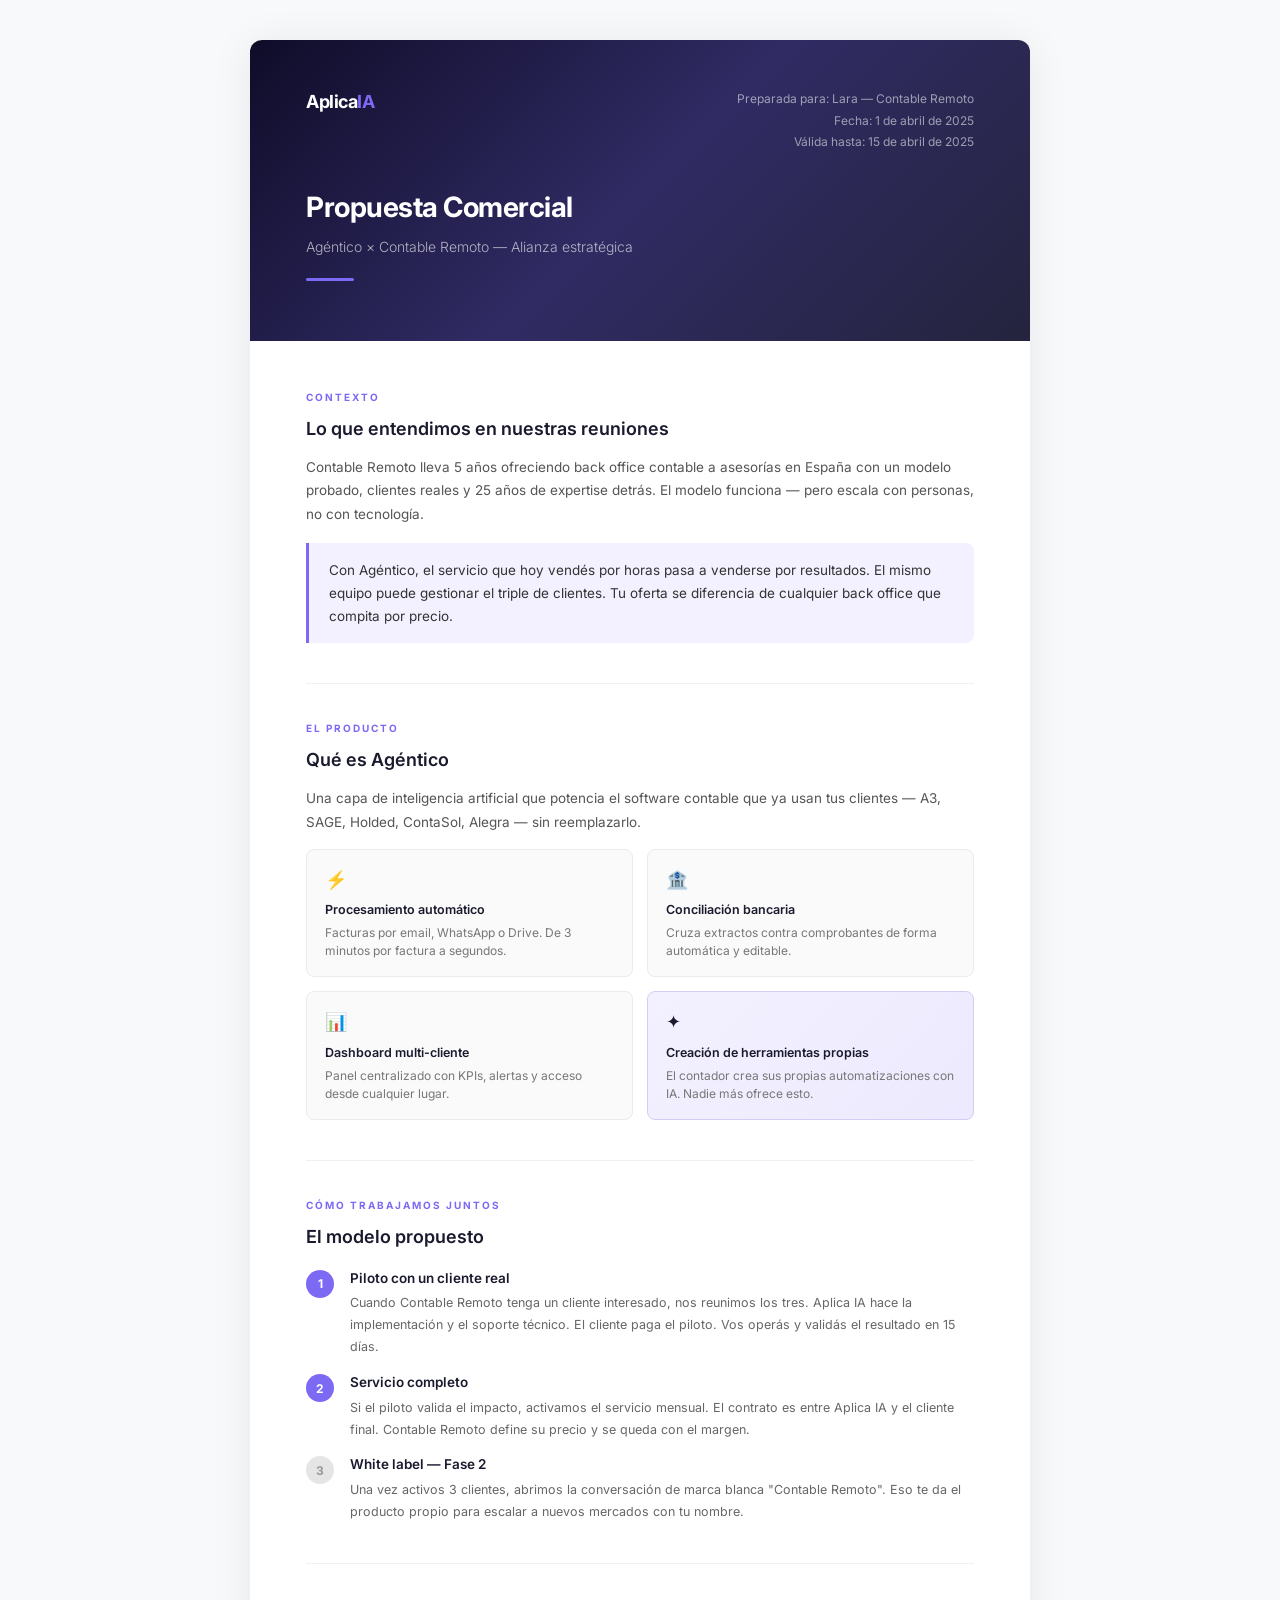
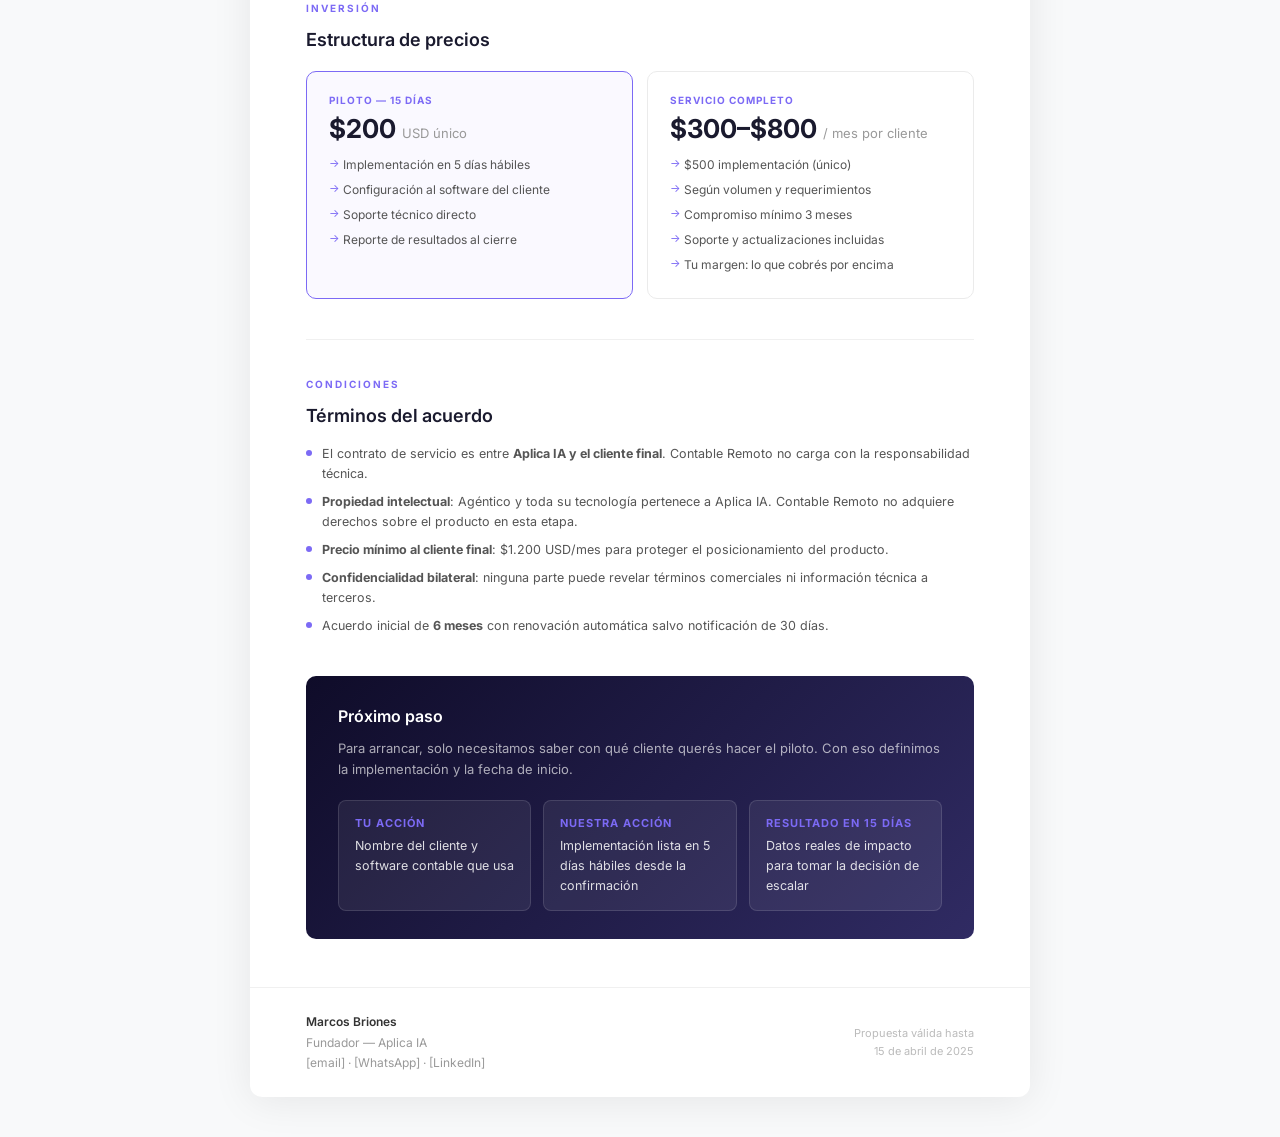
<file: propuesta_lara_final.html>
<!DOCTYPE html>
<html lang="es">
<head>
  <meta charset="UTF-8">
  <meta name="viewport" content="width=device-width, initial-scale=1.0">
  <title>Propuesta Comercial — Aplica IA para Contable Remoto</title>
  <style>
    @import url('https://fonts.googleapis.com/css2?family=Inter:wght@300;400;500;600;700&display=swap');

    * { margin: 0; padding: 0; box-sizing: border-box; }

    body {
      font-family: 'Inter', sans-serif;
      background: #f8f9fa;
      color: #1a1a2e;
      font-size: 14px;
      line-height: 1.6;
    }

    .page {
      max-width: 780px;
      margin: 40px auto;
      background: white;
      border-radius: 12px;
      overflow: hidden;
      box-shadow: 0 4px 40px rgba(0,0,0,0.08);
    }

    /* HEADER */
    .header {
      background: linear-gradient(135deg, #0f0c29, #302b63, #24243e);
      padding: 48px 56px 40px;
      color: white;
    }

    .header-meta {
      display: flex;
      justify-content: space-between;
      align-items: flex-start;
      margin-bottom: 32px;
    }

    .logo {
      font-size: 18px;
      font-weight: 700;
      letter-spacing: -0.5px;
      color: white;
    }

    .logo span {
      color: #7c6af5;
    }

    .doc-info {
      text-align: right;
      font-size: 12px;
      color: rgba(255,255,255,0.55);
      line-height: 1.8;
    }

    .header h1 {
      font-size: 28px;
      font-weight: 700;
      letter-spacing: -0.5px;
      margin-bottom: 6px;
    }

    .header p {
      font-size: 14px;
      color: rgba(255,255,255,0.65);
      font-weight: 300;
    }

    .header-divider {
      width: 48px;
      height: 3px;
      background: #7c6af5;
      margin: 20px 0;
      border-radius: 2px;
    }

    /* BODY */
    .body {
      padding: 48px 56px;
    }

    /* SECTION */
    .section {
      margin-bottom: 40px;
    }

    .section-label {
      font-size: 10px;
      font-weight: 700;
      letter-spacing: 2px;
      text-transform: uppercase;
      color: #7c6af5;
      margin-bottom: 10px;
    }

    .section h2 {
      font-size: 18px;
      font-weight: 600;
      color: #1a1a2e;
      margin-bottom: 12px;
    }

    .section p {
      color: #555;
      font-size: 13.5px;
      line-height: 1.75;
    }

    /* HIGHLIGHT BOX */
    .highlight {
      background: #f3f1ff;
      border-left: 3px solid #7c6af5;
      padding: 16px 20px;
      border-radius: 0 8px 8px 0;
      margin: 16px 0;
      font-size: 13.5px;
      color: #333;
      line-height: 1.7;
    }

    /* FEATURES GRID */
    .features {
      display: grid;
      grid-template-columns: 1fr 1fr;
      gap: 14px;
      margin-top: 14px;
    }

    .feature-card {
      background: #fafafa;
      border: 1px solid #ebebeb;
      border-radius: 8px;
      padding: 16px 18px;
    }

    .feature-card .icon {
      font-size: 18px;
      margin-bottom: 6px;
    }

    .feature-card h4 {
      font-size: 12.5px;
      font-weight: 600;
      color: #1a1a2e;
      margin-bottom: 4px;
    }

    .feature-card p {
      font-size: 12px;
      color: #777;
      line-height: 1.5;
    }

    .star-card {
      background: linear-gradient(135deg, #f3f1ff, #ede9fe);
      border: 1px solid #d4ccf5;
    }

    /* MODELO */
    .steps {
      margin-top: 16px;
      display: flex;
      flex-direction: column;
      gap: 14px;
    }

    .step {
      display: flex;
      gap: 16px;
      align-items: flex-start;
    }

    .step-num {
      width: 28px;
      height: 28px;
      background: #7c6af5;
      color: white;
      border-radius: 50%;
      display: flex;
      align-items: center;
      justify-content: center;
      font-size: 12px;
      font-weight: 700;
      flex-shrink: 0;
      margin-top: 2px;
    }

    .step-num.future {
      background: #e5e5e5;
      color: #999;
    }

    .step-content h4 {
      font-size: 13.5px;
      font-weight: 600;
      color: #1a1a2e;
      margin-bottom: 3px;
    }

    .step-content p {
      font-size: 12.5px;
      color: #666;
    }

    /* PRICING */
    .pricing-grid {
      display: grid;
      grid-template-columns: 1fr 1fr;
      gap: 14px;
      margin-top: 16px;
    }

    .price-card {
      border: 1.5px solid #ebebeb;
      border-radius: 10px;
      padding: 20px 22px;
    }

    .price-card.featured {
      border-color: #7c6af5;
      background: #faf9ff;
    }

    .price-card .badge {
      font-size: 10px;
      font-weight: 700;
      letter-spacing: 1px;
      text-transform: uppercase;
      color: #7c6af5;
      margin-bottom: 8px;
    }

    .price-card .amount {
      font-size: 26px;
      font-weight: 700;
      color: #1a1a2e;
      line-height: 1;
      margin-bottom: 4px;
    }

    .price-card .amount span {
      font-size: 13px;
      font-weight: 400;
      color: #999;
    }

    .price-card .desc {
      font-size: 12px;
      color: #777;
      margin-top: 8px;
      line-height: 1.5;
    }

    .price-card ul {
      margin-top: 10px;
      padding-left: 0;
      list-style: none;
    }

    .price-card ul li {
      font-size: 12px;
      color: #555;
      padding: 3px 0;
      padding-left: 14px;
      position: relative;
    }

    .price-card ul li::before {
      content: '→';
      position: absolute;
      left: 0;
      color: #7c6af5;
      font-size: 11px;
    }

    /* TERMS */
    .terms-list {
      margin-top: 14px;
      display: flex;
      flex-direction: column;
      gap: 8px;
    }

    .term-item {
      display: flex;
      gap: 10px;
      align-items: flex-start;
      font-size: 12.5px;
      color: #555;
    }

    .term-dot {
      width: 6px;
      height: 6px;
      background: #7c6af5;
      border-radius: 50%;
      flex-shrink: 0;
      margin-top: 6px;
    }

    /* CTA */
    .cta {
      background: linear-gradient(135deg, #0f0c29, #302b63);
      border-radius: 10px;
      padding: 28px 32px;
      color: white;
      margin-top: 40px;
    }

    .cta h3 {
      font-size: 16px;
      font-weight: 600;
      margin-bottom: 8px;
    }

    .cta p {
      font-size: 13px;
      color: rgba(255,255,255,0.65);
      margin-bottom: 20px;
      line-height: 1.6;
    }

    .cta-items {
      display: flex;
      gap: 12px;
    }

    .cta-item {
      flex: 1;
      background: rgba(255,255,255,0.07);
      border: 1px solid rgba(255,255,255,0.12);
      border-radius: 8px;
      padding: 14px 16px;
      font-size: 12.5px;
      color: rgba(255,255,255,0.85);
    }

    .cta-item strong {
      display: block;
      font-size: 11px;
      text-transform: uppercase;
      letter-spacing: 1px;
      color: #7c6af5;
      margin-bottom: 4px;
    }

    /* FOOTER */
    .footer {
      padding: 24px 56px;
      border-top: 1px solid #f0f0f0;
      display: flex;
      justify-content: space-between;
      align-items: center;
    }

    .footer-contact {
      font-size: 12px;
      color: #999;
      line-height: 1.7;
    }

    .footer-contact strong {
      color: #333;
      font-weight: 600;
    }

    .footer-valid {
      font-size: 11px;
      color: #bbb;
      text-align: right;
    }

    hr.divider {
      border: none;
      border-top: 1px solid #f0f0f0;
      margin: 36px 0;
    }

    @media print {
      body { background: white; }
      .page { margin: 0; border-radius: 0; box-shadow: none; }
    }
  </style>
</head>
<body>
  <div class="page">

    <!-- HEADER -->
    <div class="header">
      <div class="header-meta">
        <div class="logo">Aplica<span>IA</span></div>
        <div class="doc-info">
          Preparada para: Lara — Contable Remoto<br>
          Fecha: 1 de abril de 2025<br>
          Válida hasta: 15 de abril de 2025
        </div>
      </div>
      <h1>Propuesta Comercial</h1>
      <p>Agéntico × Contable Remoto — Alianza estratégica</p>
      <div class="header-divider"></div>
    </div>

    <!-- BODY -->
    <div class="body">

      <!-- PUNTO DE PARTIDA -->
      <div class="section">
        <div class="section-label">Contexto</div>
        <h2>Lo que entendimos en nuestras reuniones</h2>
        <p>
          Contable Remoto lleva 5 años ofreciendo back office contable a asesorías en España con un modelo probado, clientes reales y 25 años de expertise detrás. El modelo funciona — pero escala con personas, no con tecnología.
        </p>
        <div class="highlight">
          Con Agéntico, el servicio que hoy vendés por horas pasa a venderse por resultados. El mismo equipo puede gestionar el triple de clientes. Tu oferta se diferencia de cualquier back office que compita por precio.
        </div>
      </div>

      <hr class="divider">

      <!-- QUÉ ES AGÉNTICO -->
      <div class="section">
        <div class="section-label">El producto</div>
        <h2>Qué es Agéntico</h2>
        <p>Una capa de inteligencia artificial que potencia el software contable que ya usan tus clientes — A3, SAGE, Holded, ContaSol, Alegra — sin reemplazarlo.</p>

        <div class="features">
          <div class="feature-card">
            <div class="icon">⚡</div>
            <h4>Procesamiento automático</h4>
            <p>Facturas por email, WhatsApp o Drive. De 3 minutos por factura a segundos.</p>
          </div>
          <div class="feature-card">
            <div class="icon">🏦</div>
            <h4>Conciliación bancaria</h4>
            <p>Cruza extractos contra comprobantes de forma automática y editable.</p>
          </div>
          <div class="feature-card">
            <div class="icon">📊</div>
            <h4>Dashboard multi-cliente</h4>
            <p>Panel centralizado con KPIs, alertas y acceso desde cualquier lugar.</p>
          </div>
          <div class="feature-card star-card">
            <div class="icon">✦</div>
            <h4>Creación de herramientas propias</h4>
            <p>El contador crea sus propias automatizaciones con IA. Nadie más ofrece esto.</p>
          </div>
        </div>
      </div>

      <hr class="divider">

      <!-- MODELO DE TRABAJO -->
      <div class="section">
        <div class="section-label">Cómo trabajamos juntos</div>
        <h2>El modelo propuesto</h2>

        <div class="steps">
          <div class="step">
            <div class="step-num">1</div>
            <div class="step-content">
              <h4>Piloto con un cliente real</h4>
              <p>Cuando Contable Remoto tenga un cliente interesado, nos reunimos los tres. Aplica IA hace la implementación y el soporte técnico. El cliente paga el piloto. Vos operás y validás el resultado en 15 días.</p>
            </div>
          </div>
          <div class="step">
            <div class="step-num">2</div>
            <div class="step-content">
              <h4>Servicio completo</h4>
              <p>Si el piloto valida el impacto, activamos el servicio mensual. El contrato es entre Aplica IA y el cliente final. Contable Remoto define su precio y se queda con el margen.</p>
            </div>
          </div>
          <div class="step">
            <div class="step-num future">3</div>
            <div class="step-content">
              <h4>White label — Fase 2</h4>
              <p>Una vez activos 3 clientes, abrimos la conversación de marca blanca "Contable Remoto". Eso te da el producto propio para escalar a nuevos mercados con tu nombre.</p>
            </div>
          </div>
        </div>
      </div>

      <hr class="divider">

      <!-- PRICING -->
      <div class="section">
        <div class="section-label">Inversión</div>
        <h2>Estructura de precios</h2>

        <div class="pricing-grid">
          <div class="price-card featured">
            <div class="badge">Piloto — 15 días</div>
            <div class="amount">$200 <span>USD único</span></div>
            <ul>
              <li>Implementación en 5 días hábiles</li>
              <li>Configuración al software del cliente</li>
              <li>Soporte técnico directo</li>
              <li>Reporte de resultados al cierre</li>
            </ul>
          </div>
          <div class="price-card">
            <div class="badge">Servicio completo</div>
            <div class="amount">$300–$800 <span>/ mes por cliente</span></div>
            <ul>
              <li>$500 implementación (único)</li>
              <li>Según volumen y requerimientos</li>
              <li>Compromiso mínimo 3 meses</li>
              <li>Soporte y actualizaciones incluidas</li>
              <li>Tu margen: lo que cobrés por encima</li>
            </ul>
          </div>
        </div>
      </div>

      <hr class="divider">

      <!-- CONDICIONES -->
      <div class="section">
        <div class="section-label">Condiciones</div>
        <h2>Términos del acuerdo</h2>
        <div class="terms-list">
          <div class="term-item">
            <div class="term-dot"></div>
            <span>El contrato de servicio es entre <strong>Aplica IA y el cliente final</strong>. Contable Remoto no carga con la responsabilidad técnica.</span>
          </div>
          <div class="term-item">
            <div class="term-dot"></div>
            <span><strong>Propiedad intelectual</strong>: Agéntico y toda su tecnología pertenece a Aplica IA. Contable Remoto no adquiere derechos sobre el producto en esta etapa.</span>
          </div>
          <div class="term-item">
            <div class="term-dot"></div>
            <span><strong>Precio mínimo al cliente final</strong>: $1.200 USD/mes para proteger el posicionamiento del producto.</span>
          </div>
          <div class="term-item">
            <div class="term-dot"></div>
            <span><strong>Confidencialidad bilateral</strong>: ninguna parte puede revelar términos comerciales ni información técnica a terceros.</span>
          </div>
          <div class="term-item">
            <div class="term-dot"></div>
            <span>Acuerdo inicial de <strong>6 meses</strong> con renovación automática salvo notificación de 30 días.</span>
          </div>
        </div>
      </div>

      <!-- CTA -->
      <div class="cta">
        <h3>Próximo paso</h3>
        <p>Para arrancar, solo necesitamos saber con qué cliente querés hacer el piloto. Con eso definimos la implementación y la fecha de inicio.</p>
        <div class="cta-items">
          <div class="cta-item">
            <strong>Tu acción</strong>
            Nombre del cliente y software contable que usa
          </div>
          <div class="cta-item">
            <strong>Nuestra acción</strong>
            Implementación lista en 5 días hábiles desde la confirmación
          </div>
          <div class="cta-item">
            <strong>Resultado en 15 días</strong>
            Datos reales de impacto para tomar la decisión de escalar
          </div>
        </div>
      </div>

    </div>

    <!-- FOOTER -->
    <div class="footer">
      <div class="footer-contact">
        <strong>Marcos Briones</strong><br>
        Fundador — Aplica IA<br>
        [email] · [WhatsApp] · [LinkedIn]
      </div>
      <div class="footer-valid">
        Propuesta válida hasta<br>15 de abril de 2025
      </div>
    </div>

  </div>
</body>
</html>
</file>
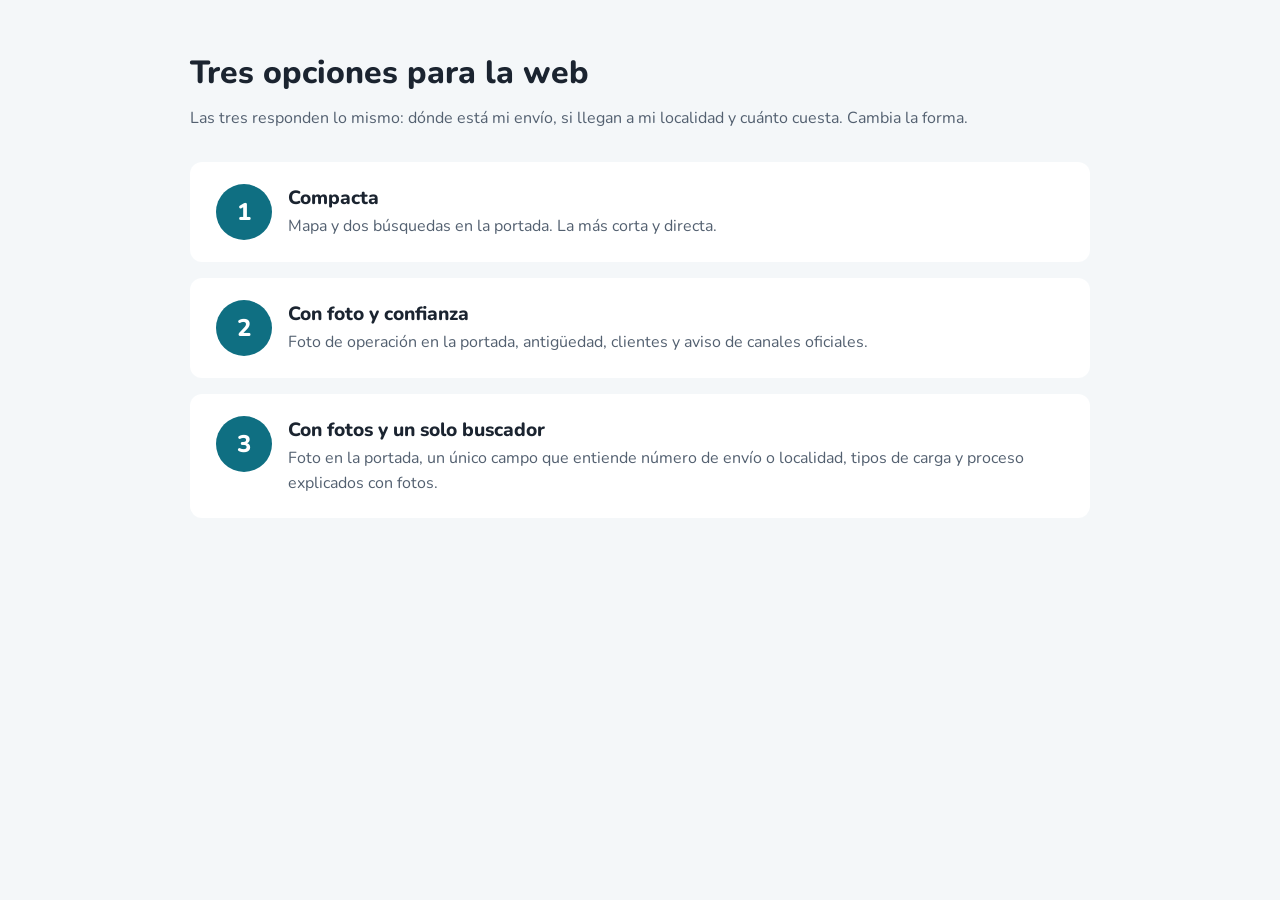
<file: web/opciones.html>
<!doctype html>
<html lang="es-AR">
<head>
  <meta charset="utf-8">
  <meta name="viewport" content="width=device-width, initial-scale=1">
  <title>Tres opciones de web | Transporte de cargas</title>
  <meta name="robots" content="noindex">
  <link rel="icon" href="assets/favicon.svg" type="image/svg+xml">
  <link href="https://fonts.googleapis.com/css2?family=Nunito:wght@400;700;800&display=swap" rel="stylesheet">
  <link rel="stylesheet" href="styles/tokens.css">
  <style>
    body { margin: 0; font-family: var(--font); color: var(--ink); background: var(--canvas); line-height: 1.55; }
    main { max-width: 900px; margin: 0 auto; padding: 48px 16px 96px; }
    h1 { font-size: 2rem; font-weight: 800; margin: 0 0 8px; }
    p { margin: 0 0 32px; color: var(--ink-2); }
    ol { list-style: none; padding: 0; margin: 0; display: grid; gap: 16px; }
    a.op { display: grid; grid-template-columns: 56px 1fr; gap: 16px; align-items: start; padding: 20px 24px; background: var(--surface); border-radius: 12px; text-decoration: none; color: var(--ink); border: 2px solid transparent; }
    a.op:hover { border-color: var(--primary); }
    .n { width: 56px; height: 56px; display: grid; place-items: center; border-radius: 50%; background: var(--primary); color: #fff; font-weight: 800; font-size: 1.5rem; }
    strong { display: block; font-size: 1.2rem; font-weight: 800; }
    span { color: var(--ink-2); }
  </style>
</head>
<body>
<main>
  <h1>Tres opciones para la web</h1>
  <p>Las tres responden lo mismo: dónde está mi envío, si llegan a mi localidad y cuánto cuesta. Cambia la forma.</p>
  <ol>
    <li><a class="op" href="index.html"><span class="n">1</span><div><strong>Compacta</strong><span>Mapa y dos búsquedas en la portada. La más corta y directa.</span></div></a></li>
    <li><a class="op" href="v2/index.html"><span class="n">2</span><div><strong>Con foto y confianza</strong><span>Foto de operación en la portada, antigüedad, clientes y aviso de canales oficiales.</span></div></a></li>
    <li><a class="op" href="v3/index.html"><span class="n">3</span><div><strong>Con fotos y un solo buscador</strong><span>Foto en la portada, un único campo que entiende número de envío o localidad, tipos de carga y proceso explicados con fotos.</span></div></a></li>
  </ol>
</main>
</body>
</html>
</file>
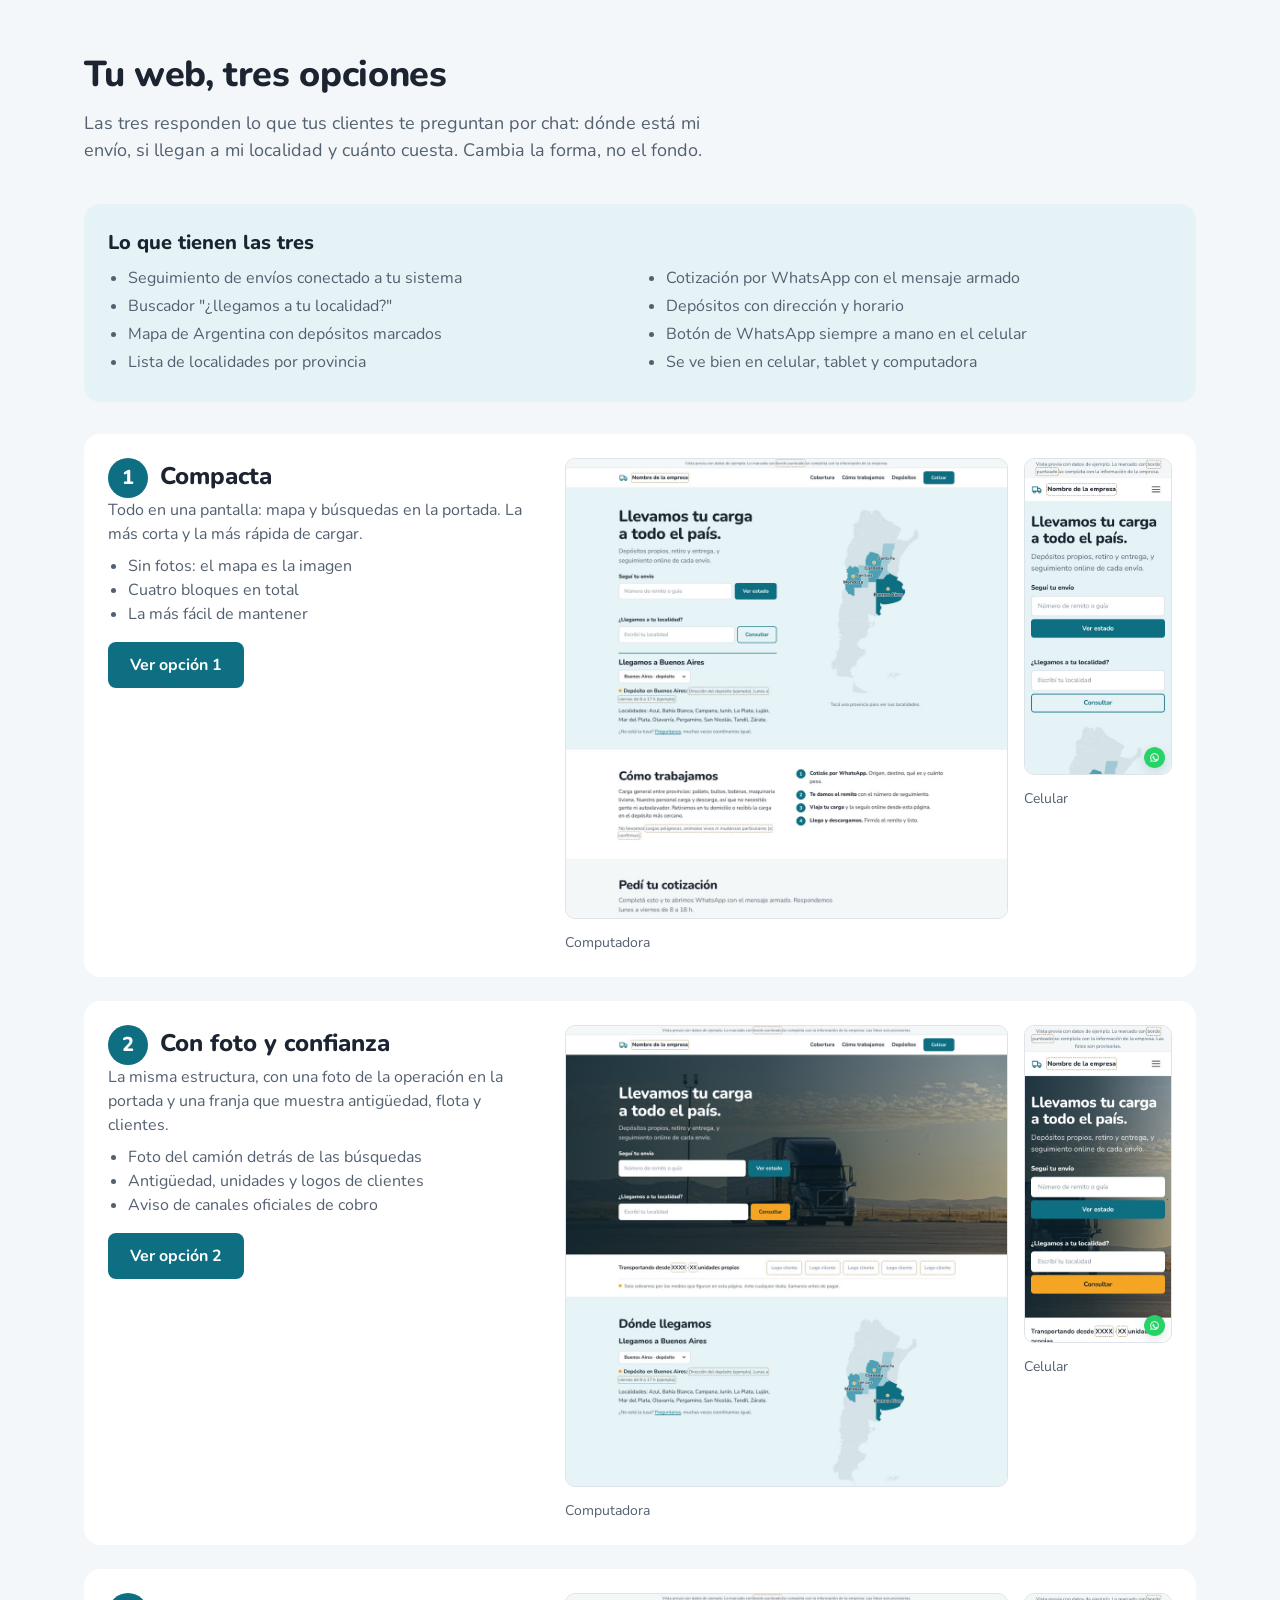
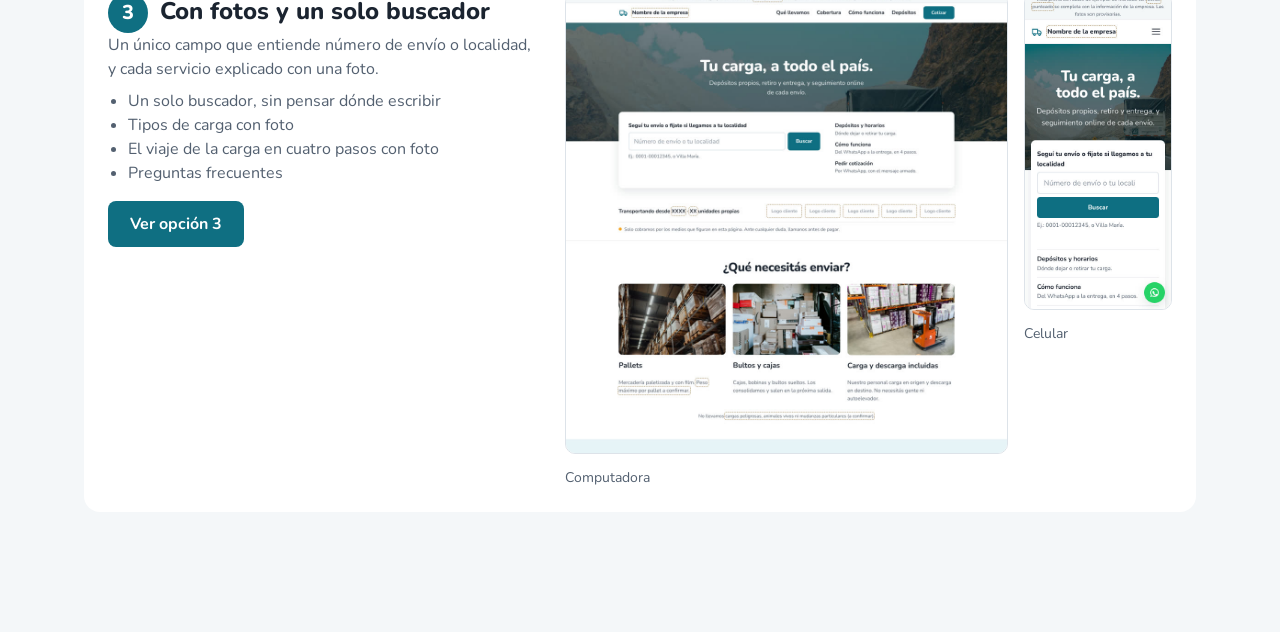
<file: web/presentacion.html>
<!doctype html>
<html lang="es-AR">
<head>
  <meta charset="utf-8">
  <meta name="viewport" content="width=device-width, initial-scale=1">
  <title>Tu web, tres opciones</title>
  <meta name="robots" content="noindex">
  <link rel="icon" href="assets/favicon.svg" type="image/svg+xml">
  <link rel="preconnect" href="https://fonts.googleapis.com">
  <link href="https://fonts.googleapis.com/css2?family=Nunito:wght@400;700;800&display=swap" rel="stylesheet">
  <link rel="stylesheet" href="styles/tokens.css">
  <style>
    * { box-sizing: border-box; }
    body { margin: 0; font-family: var(--font); color: var(--ink); background: var(--canvas); line-height: 1.5; }
    .wrap { max-width: 1160px; margin: 0 auto; padding: 48px 24px 96px; }
    h1 { font-size: 2.25rem; font-weight: 800; margin: 0 0 8px; letter-spacing: -0.01em; }
    .intro { margin: 0 0 40px; color: var(--ink-2); font-size: 1.125rem; max-width: 60ch; }
    .op { display: grid; gap: 24px; background: var(--surface); border-radius: 16px; padding: 24px; margin-bottom: 24px; }
    .op__head { display: flex; align-items: baseline; gap: 12px; flex-wrap: wrap; }
    .n { display: inline-grid; place-items: center; width: 40px; height: 40px; border-radius: 50%; background: var(--primary); color: #fff; font-weight: 800; font-size: 1.25rem; }
    h2 { margin: 0; font-size: 1.5rem; font-weight: 800; }
    .op p { margin: 0; color: var(--ink-2); }
    .op ul { margin: 8px 0 0; padding-left: 20px; color: var(--ink-2); }
    .shots { display: grid; grid-template-columns: minmax(0, 1fr); gap: 16px; align-items: start; }
    .shots img { width: 100%; height: auto; border-radius: 10px; border: 1px solid var(--line); background: #fff; }
    .shots figure { margin: 0; }
    .shots figcaption { font-size: .875rem; color: var(--ink-2); margin-top: 6px; }
    .movil { max-width: 220px; justify-self: center; }
    .acciones { display: flex; gap: 12px; flex-wrap: wrap; }
    .btn { display: inline-flex; align-items: center; min-height: 46px; padding: 0 22px; border-radius: 8px; background: var(--primary); color: #fff; font-weight: 700; text-decoration: none; }
    .btn:hover { background: var(--primary-hover); }
    .comun { background: var(--tint); border-radius: 16px; padding: 24px; margin-bottom: 32px; }
    .comun h2 { font-size: 1.25rem; margin-bottom: 8px; }
    .comun ul { margin: 0; padding-left: 20px; color: var(--ink-2); columns: 2; column-gap: 32px; }
    .comun li { break-inside: avoid; margin-bottom: 4px; }
    @media (min-width: 768px) {
      .op { grid-template-columns: minmax(0, 1fr) minmax(0, 1.4fr); }
      .shots { grid-template-columns: minmax(0, 3fr) minmax(0, 1fr); }
      .movil { justify-self: end; }
    }
    @media (max-width: 640px) { .comun ul { columns: 1; } }
  </style>
</head>
<body>
<main class="wrap">
  <h1>Tu web, tres opciones</h1>
  <p class="intro">Las tres responden lo que tus clientes te preguntan por chat: dónde está mi envío, si llegan a mi localidad y cuánto cuesta. Cambia la forma, no el fondo.</p>

  <section class="comun">
    <h2>Lo que tienen las tres</h2>
    <ul>
      <li>Seguimiento de envíos conectado a tu sistema</li>
      <li>Buscador "¿llegamos a tu localidad?"</li>
      <li>Mapa de Argentina con depósitos marcados</li>
      <li>Lista de localidades por provincia</li>
      <li>Cotización por WhatsApp con el mensaje armado</li>
      <li>Depósitos con dirección y horario</li>
      <li>Botón de WhatsApp siempre a mano en el celular</li>
      <li>Se ve bien en celular, tablet y computadora</li>
    </ul>
  </section>

  <article class="op">
    <div>
      <div class="op__head"><span class="n">1</span><h2>Compacta</h2></div>
      <p>Todo en una pantalla: mapa y búsquedas en la portada. La más corta y la más rápida de cargar.</p>
      <ul><li>Sin fotos: el mapa es la imagen</li><li>Cuatro bloques en total</li><li>La más fácil de mantener</li></ul>
      <p style="margin-top:16px" class="acciones"><a class="btn" href="index.html">Ver opción 1</a></p>
    </div>
    <div class="shots">
      <figure><img src="assets/preview/v1-desktop.jpg" alt="Opción 1 en computadora" width="960" height="1000" loading="lazy"><figcaption>Computadora</figcaption></figure>
      <figure class="movil"><img src="assets/preview/v1-movil.jpg" alt="Opción 1 en celular" width="390" height="844" loading="lazy"><figcaption>Celular</figcaption></figure>
    </div>
  </article>

  <article class="op">
    <div>
      <div class="op__head"><span class="n">2</span><h2>Con foto y confianza</h2></div>
      <p>La misma estructura, con una foto de la operación en la portada y una franja que muestra antigüedad, flota y clientes.</p>
      <ul><li>Foto del camión detrás de las búsquedas</li><li>Antigüedad, unidades y logos de clientes</li><li>Aviso de canales oficiales de cobro</li></ul>
      <p style="margin-top:16px" class="acciones"><a class="btn" href="v2/index.html">Ver opción 2</a></p>
    </div>
    <div class="shots">
      <figure><img src="assets/preview/v2-desktop.jpg" alt="Opción 2 en computadora" width="960" height="1000" loading="lazy"><figcaption>Computadora</figcaption></figure>
      <figure class="movil"><img src="assets/preview/v2-movil.jpg" alt="Opción 2 en celular" width="390" height="844" loading="lazy"><figcaption>Celular</figcaption></figure>
    </div>
  </article>

  <article class="op">
    <div>
      <div class="op__head"><span class="n">3</span><h2>Con fotos y un solo buscador</h2></div>
      <p>Un único campo que entiende número de envío o localidad, y cada servicio explicado con una foto.</p>
      <ul><li>Un solo buscador, sin pensar dónde escribir</li><li>Tipos de carga con foto</li><li>El viaje de la carga en cuatro pasos con foto</li><li>Preguntas frecuentes</li></ul>
      <p style="margin-top:16px" class="acciones"><a class="btn" href="v3/index.html">Ver opción 3</a></p>
    </div>
    <div class="shots">
      <figure><img src="assets/preview/v3-desktop.jpg" alt="Opción 3 en computadora" width="960" height="1000" loading="lazy"><figcaption>Computadora</figcaption></figure>
      <figure class="movil"><img src="assets/preview/v3-movil.jpg" alt="Opción 3 en celular" width="390" height="844" loading="lazy"><figcaption>Celular</figcaption></figure>
    </div>
  </article>
</main>
</body>
</html>
</file>
<file: web/styles/tokens.css>
/* Tokens del sistema de diseño. Fuente de verdad: DESIGN.md en la raíz. */
:root {
  /* Color */
  --ink: #1b2430;
  --ink-2: #536070;
  --line: #dde3e9;
  --surface: #ffffff;
  --canvas: #f4f7f9;
  --tint: #e6f3f6;
  --deep: #12303d;
  --primary: #0f6f82;
  --primary-hover: #0b5968;
  --primary-soft: #d9eef2;
  --accent: #f5a524;
  --accent-soft: #fff1d6;
  --accent-ink: #7a4b00;
  --success: #1e8e5a;
  --warning: #b7791f;
  --error: #c53030;
  --on-deep: #e8eef2;
  --on-deep-2: #a9b9c6;

  /* Tipografía */
  --font: "Nunito", "Segoe UI", Arial, sans-serif;
  --t-xs: 0.8125rem;
  --t-sm: 0.9375rem;
  --t-md: 1.0625rem;
  --t-lg: 1.25rem;
  --t-xl: 1.5rem;
  --t-2xl: 2rem;
  --t-3xl: 2.5rem;
  --t-4xl: 3.25rem;
  --measure: 62ch;

  /* Espaciado */
  --s-1: 4px;
  --s-2: 8px;
  --s-3: 12px;
  --s-4: 16px;
  --s-5: 24px;
  --s-6: 32px;
  --s-7: 48px;
  --s-8: 64px;
  --s-9: 96px;
  --section: var(--s-7);
  --gutter: var(--s-4);
  --content: 1160px;

  /* Forma y profundidad */
  --r-sm: 8px;
  --r-md: 12px;
  --r-lg: 24px;
  --r-pill: 999px;
  --shadow: 0 10px 30px rgba(18, 48, 61, 0.12);
  --shadow-sm: 0 2px 8px rgba(18, 48, 61, 0.06);
  --focus: 0 0 0 3px var(--accent);

  /* Controles */
  --control-h: 50px;
}

@media (min-width: 768px) {
  :root {
    --section: var(--s-8);
    --gutter: var(--s-6);
  }
}
</file>
<file: web/styles/site.css>
/* Estilos de la página. Usa solo tokens de tokens.css. */

*, *::before, *::after { box-sizing: border-box; }
html { scroll-behavior: smooth; -webkit-text-size-adjust: 100%; }
body { margin: 0; font-family: var(--font); font-size: var(--t-md); line-height: 1.55; color: var(--ink); background: var(--surface); }
img, svg { display: block; max-width: 100%; }

h1, h2 { margin: 0; font-weight: 800; letter-spacing: -0.015em; line-height: 1.1; }
h1 { font-size: var(--t-3xl); }
h2 { font-size: var(--t-2xl); }
p { margin: 0; }
p + p { margin-top: var(--s-4); }

a { color: var(--primary); text-decoration: underline; text-decoration-thickness: 1.5px; text-underline-offset: 3px; }
a:hover { color: var(--primary-hover); }
:focus-visible { outline: none; box-shadow: var(--focus); border-radius: var(--r-sm); }

.sr-only { position: absolute; width: 1px; height: 1px; overflow: hidden; clip: rect(0 0 0 0); white-space: nowrap; }
.skip { position: absolute; left: var(--s-4); top: -100px; background: var(--accent); color: var(--ink); padding: var(--s-2) var(--s-4); border-radius: var(--r-sm); z-index: 100; text-decoration: none; font-weight: 700; }
.skip:focus { top: var(--s-4); }
.wrap { width: 100%; max-width: var(--content); margin: 0 auto; padding-inline: var(--gutter); }
.ico { width: 22px; height: 22px; fill: none; stroke: currentColor; stroke-width: 1.75; stroke-linecap: round; stroke-linejoin: round; flex: none; }
.ico--lg { width: 28px; height: 28px; }

/* Datos pendientes (borrador) */
.ph { outline: 1.5px dashed var(--accent-ink); outline-offset: 2px; border-radius: 3px; }
body.final .ph { outline: none; }
.borrador { background: var(--canvas); color: var(--ink-2); font-size: var(--t-xs); text-align: center; padding: var(--s-1) var(--s-4); border-bottom: 1px solid var(--line); }

/* Botones y campos */
.btn { display: inline-flex; align-items: center; justify-content: center; gap: var(--s-2); min-height: var(--control-h); padding: 0 var(--s-5); font: inherit; font-weight: 700; font-size: var(--t-md); border-radius: var(--r-sm); border: 2px solid transparent; cursor: pointer; text-decoration: none; white-space: nowrap; transition: background-color 120ms ease; }
.btn--primary { background: var(--primary); color: #fff; }
.btn--primary:hover { background: var(--primary-hover); color: #fff; }
.btn--secondary { background: transparent; color: var(--primary); border-color: var(--primary); }
.btn--secondary:hover { background: var(--primary-soft); color: var(--primary-hover); }
.btn--wa { background: #25d366; color: #0b2e1a; }
.btn--wa:hover { background: #1fc15b; color: #0b2e1a; }
.btn--sm { min-height: 42px; padding-inline: var(--s-5); font-size: var(--t-sm); }

.label { display: block; font-weight: 700; font-size: var(--t-sm); margin-bottom: var(--s-2); }
.opt { font-weight: 400; color: var(--ink-2); }
.input, .select { width: 100%; min-height: var(--control-h); padding: var(--s-3) var(--s-4); font: inherit; font-size: var(--t-md); color: var(--ink); background: var(--surface); border: 2px solid var(--line); border-radius: var(--r-sm); }
.input::placeholder { color: #8a95a1; }
.input:focus, .select:focus { border-color: var(--primary); box-shadow: 0 0 0 3px var(--primary-soft); outline: none; }
select.input, .select { appearance: none; background-image: url("data:image/svg+xml,%3Csvg xmlns='http://www.w3.org/2000/svg' width='16' height='16' viewBox='0 0 16 16'%3E%3Cpath d='M4 6l4 4 4-4' fill='none' stroke='%231b2430' stroke-width='2' stroke-linecap='round'/%3E%3C/svg%3E"); background-repeat: no-repeat; background-position: right var(--s-3) center; padding-right: var(--s-7); }
.error { font-size: var(--t-xs); color: var(--error); margin-top: var(--s-1); min-height: 1.2em; }
.input[aria-invalid="true"] { border-color: var(--error); }
.msg { font-size: var(--t-sm); margin-top: var(--s-2); min-height: 1.4em; font-weight: 600; color: var(--ink-2); }
.msg--ok { color: var(--success); }

/* Navegación */
.nav { position: sticky; top: 0; z-index: 50; background: var(--surface); border-bottom: 1px solid var(--line); }
.nav__in { display: flex; align-items: center; justify-content: space-between; min-height: 64px; flex-wrap: wrap; }
.brand { display: inline-flex; align-items: center; gap: var(--s-3); color: var(--ink); text-decoration: none; font-weight: 800; font-size: var(--t-md); }
.brand__mark { width: 32px; height: 32px; fill: none; stroke: var(--primary); stroke-width: 1.75; stroke-linecap: round; stroke-linejoin: round; }
.nav__toggle { display: inline-flex; align-items: center; justify-content: center; width: 48px; height: 48px; background: none; border: 0; cursor: pointer; border-radius: var(--r-sm); }
.nav__bars { position: relative; width: 22px; height: 2.5px; background: var(--ink); border-radius: 2px; }
.nav__bars::before, .nav__bars::after { content: ""; position: absolute; left: 0; width: 22px; height: 2.5px; background: var(--ink); border-radius: 2px; transition: transform 160ms ease; }
.nav__bars::before { top: -7px; } .nav__bars::after { top: 7px; }
.nav__toggle[aria-expanded="true"] .nav__bars { background: transparent; }
.nav__toggle[aria-expanded="true"] .nav__bars::before { transform: translateY(7px) rotate(45deg); }
.nav__toggle[aria-expanded="true"] .nav__bars::after { transform: translateY(-7px) rotate(-45deg); }
.nav__menu { display: none; width: 100%; flex-direction: column; gap: var(--s-1); padding: var(--s-2) 0 var(--s-4); }
.nav__menu.is-open { display: flex; }
.nav__menu a:not(.btn) { padding: var(--s-3) 0; color: var(--ink); text-decoration: none; font-weight: 700; border-bottom: 1px solid var(--line); }
.nav__menu .btn { margin-top: var(--s-3); }

/* Hero con mapa y cobertura */
.hero { background: var(--tint); padding-block: var(--s-6) var(--s-7); overflow: hidden; }
.hero__in { display: grid; gap: var(--s-6); grid-template-areas: "copy" "map" "result"; }
.hero__copy { grid-area: copy; }
.hero h1 { max-width: 14ch; }
.hero__sub { margin-top: var(--s-3); font-size: var(--t-lg); color: var(--ink-2); max-width: 36ch; }
.search { margin-top: var(--s-5); }
.search__label { display: block; font-weight: 800; font-size: var(--t-md); margin-bottom: var(--s-2); }
.search__row { display: flex; flex-direction: column; gap: var(--s-2); }
.search .input { background: var(--surface); }

.hero__map { grid-area: map; margin: 0; justify-self: center; width: 100%; max-width: 360px; }
.hero__map svg { width: 100%; height: auto; max-height: 520px; margin: 0 auto; }
.map-note { font-size: var(--t-sm); color: var(--ink-2); text-align: center; margin-top: var(--s-2); }
.mapa path { fill: #d5e3e8; stroke: var(--tint); stroke-width: 2.5; transition: fill 200ms ease; }
.mapa path.is-cov { fill: #9fcad5; cursor: pointer; }
.mapa path.is-dep { fill: #4ea0b4; cursor: pointer; }
.mapa path.is-active { fill: var(--primary); }
.mapa path.is-cov:hover, .mapa path.is-dep:hover { fill: var(--primary-hover); }
.mapa .lbl { font-family: var(--font); font-weight: 800; font-size: 72px; fill: var(--ink); pointer-events: none; paint-order: stroke; stroke: var(--tint); stroke-width: 14px; stroke-linejoin: round; }
.mapa .lbl--dep { font-size: 84px; }
.mapa .pin { fill: var(--accent); stroke: #fff; stroke-width: 10px; pointer-events: none; }

.result { grid-area: result; border-top: 2px solid var(--primary); padding-top: var(--s-4); }
.result__head { display: flex; flex-wrap: wrap; align-items: center; justify-content: space-between; gap: var(--s-3); }
.result__title { font-size: var(--t-xl); }
.result .select { width: auto; min-height: 42px; padding-block: var(--s-2); font-size: var(--t-sm); font-weight: 700; }
.result__dep { margin-top: var(--s-3); font-weight: 700; }
.result__dep .dep-dot { display: inline-block; width: 10px; height: 10px; border-radius: 50%; background: var(--accent); margin-right: 6px; vertical-align: 1px; }
.result__dep small { font-weight: 400; color: var(--ink-2); }
.result__locs { margin-top: var(--s-3); line-height: 1.7; }
.result__locs b { font-weight: 800; }
.result__note { margin-top: var(--s-3); font-size: var(--t-sm); color: var(--ink-2); }

/* Secciones */
.section { padding-block: var(--section); }
.section--alt { background: var(--canvas); }
.lead { margin-top: var(--s-3); font-size: var(--t-lg); color: var(--ink-2); max-width: var(--measure); }

/* Cómo trabajamos */
.como { display: grid; gap: var(--s-6); }
.como__copy p { margin-top: var(--s-4); max-width: var(--measure); }
.como__no { font-size: var(--t-sm); color: var(--ink-2); }
.pasos { list-style: none; margin: 0; padding: 0; counter-reset: paso; display: grid; gap: var(--s-4); }
.pasos li { counter-increment: paso; position: relative; padding-left: 44px; }
.pasos li::before { content: counter(paso); position: absolute; left: 0; top: 0; width: 30px; height: 30px; display: grid; place-items: center; border-radius: 50%; background: var(--primary); color: #fff; font-weight: 800; font-size: var(--t-sm); }
.pasos strong { font-weight: 800; }

/* Cotizar */
.cot { margin-top: var(--s-5); display: grid; gap: var(--s-3) var(--s-4); }
.field--btn { display: flex; align-items: end; }
.field--btn .btn { width: 100%; }

/* Pie con depósitos y contacto */
.footer { background: var(--deep); color: var(--on-deep); padding-block: var(--s-7) var(--s-8); font-size: var(--t-sm); }
.footer a { color: #fff; }
.footer__in { display: grid; gap: var(--s-6); }
.footer__title { font-size: var(--t-lg); color: #fff; margin-bottom: var(--s-3); }
.deps, .contacto { list-style: none; margin: 0; padding: 0; display: grid; gap: var(--s-3); }
.deps strong { display: block; color: #fff; font-size: var(--t-md); }
.deps span { color: var(--on-deep-2); }
.contacto { gap: var(--s-2); }
.footer__small { color: var(--on-deep-2); font-size: var(--t-xs); }
.footer__small strong { color: #fff; }
.footer .ph { outline-color: var(--accent); }

/* WhatsApp flotante (móvil) */
.wa-float { position: fixed; right: var(--s-4); bottom: var(--s-4); width: 56px; height: 56px; display: grid; place-items: center; background: #25d366; color: #fff; border-radius: 50%; box-shadow: var(--shadow); z-index: 40; }
.wa-float:hover { color: #fff; background: #1fc15b; }

/* Tablet */
@media (min-width: 640px) {
  .search__row { flex-direction: row; }
  .search__row .input { flex: 1; }
  .cot { grid-template-columns: 1fr 1fr; }
  .field--wide { grid-column: 1 / -1; }
  .footer__in { grid-template-columns: 1fr 1fr; }
  .footer__small { grid-column: 1 / -1; }
}

@media (min-width: 768px) {
  h1 { font-size: var(--t-4xl); }
  h2 { font-size: var(--t-3xl); }
  .nav__toggle { display: none; }
  .nav__menu { display: flex; width: auto; flex-direction: row; align-items: center; gap: var(--s-5); padding: 0; }
  .nav__menu a:not(.btn) { border: 0; padding: 0; }
  .nav__menu .btn { margin: 0; }
  .como { grid-template-columns: 1fr 1fr; gap: var(--s-8); align-items: start; }
  .cot { grid-template-columns: repeat(4, 1fr); }
  .field--btn { grid-column: span 2; }
  .footer__in { grid-template-columns: 2fr 1fr; }
}

/* Escritorio */
@media (min-width: 1024px) {
  .hero { padding-block: var(--s-8) var(--s-7); }
  .hero__in { grid-template-columns: minmax(0, 6fr) minmax(0, 6fr); grid-template-areas: "copy map" "result map"; column-gap: var(--s-8); row-gap: var(--s-6); align-items: start; }
  .hero__map { max-width: none; justify-self: center; width: auto; }
  .hero__map svg { max-height: 640px; }
  .result { align-self: start; }
  .wa-float { display: none; }
}

/* Movimiento */
@media (prefers-reduced-motion: reduce) {
  *, *::before, *::after { transition: none !important; animation: none !important; }
  html { scroll-behavior: auto; }
}
</file>
<file: web/v2/v2.css>
/* Opción 2: igual que la 1, más foto de operación y franja de confianza. */

.btn--accent { background: var(--accent); color: var(--ink); }
.btn--accent:hover { background: #e3961b; color: var(--ink); }

/* Hero con foto */
.foto-hero { position: relative; color: #fff; background: var(--deep); overflow: hidden; }
.foto-hero__img { position: absolute; inset: 0; width: 100%; height: 100%; object-fit: cover; object-position: 72% 60%; }
.foto-hero::after { content: ""; position: absolute; inset: 0; background: linear-gradient(90deg, rgba(10, 32, 42, .86) 0%, rgba(10, 32, 42, .7) 45%, rgba(10, 32, 42, .25) 100%); }
.foto-hero__in { position: relative; z-index: 1; padding-block: var(--s-7) var(--s-8); }
.foto-hero h1 { max-width: 14ch; color: #fff; }
.foto-hero__sub { margin-top: var(--s-3); font-size: var(--t-lg); color: rgba(255, 255, 255, .85); max-width: 36ch; }
.foto-hero__forms { max-width: 560px; }
.foto-hero .search__label { color: #fff; }
.foto-hero .msg { color: rgba(255, 255, 255, .9); }
.foto-hero .input { border-color: transparent; }

/* Franja de confianza */
.trust { background: var(--surface); border-bottom: 1px solid var(--line); }
.trust__in { display: grid; gap: var(--s-4); padding-block: var(--s-5); align-items: center; }
.trust__since { font-weight: 700; }
.logos { list-style: none; margin: 0; padding: 0; display: flex; flex-wrap: wrap; gap: var(--s-3) var(--s-4); min-width: 0; }
.logo { color: #98a3ae; font-weight: 700; font-size: var(--t-sm); padding: var(--s-2) var(--s-3); white-space: nowrap; }
.trust__aviso { font-size: var(--t-sm); color: var(--ink-2); grid-column: 1 / -1; padding-top: var(--s-3); border-top: 1px solid var(--line); }
.trust__aviso::before { content: ""; display: inline-block; width: 10px; height: 10px; border-radius: 50%; background: var(--accent); margin-right: 8px; vertical-align: 1px; }

/* Cobertura */
.cob2 { background: var(--tint); padding-block: var(--section); }
.cob2__in { display: grid; gap: var(--s-6); }
.cob2__title { margin-bottom: var(--s-4); }
.cob2 .result, .cob2 .hero__map { grid-area: auto; }
.cob2 .result { border-top: 0; padding-top: 0; }
.cob2 .result__title { font-size: var(--t-xl); font-weight: 800; margin: 0; }
.cob2 .hero__map { justify-self: center; max-width: 360px; }

/* Cómo trabajamos con foto */
.como2 { display: grid; gap: var(--s-6); align-items: center; }
.como2__img { width: 100%; height: 100%; max-height: 520px; object-fit: cover; border-radius: var(--r-md); }
.como2__copy p { margin-top: var(--s-4); max-width: var(--measure); }
.como2 .pasos { margin-top: var(--s-5); }
.como2 .como__no { margin-top: var(--s-5); }

@media (min-width: 768px) {
  .trust__in { grid-template-columns: auto minmax(0, 1fr); column-gap: var(--s-6); }
  .trust__since { white-space: nowrap; }
  .logos { justify-content: flex-end; }
  .como2 { grid-template-columns: 5fr 7fr; gap: var(--s-8); }
}

@media (min-width: 1024px) {
  .foto-hero__in { padding-block: var(--s-9) 112px; }
  .cob2__in { grid-template-columns: minmax(0, 6fr) minmax(0, 6fr); column-gap: var(--s-8); align-items: center; }
  .cob2 .hero__map { max-width: none; width: auto; }
  .cob2 .hero__map svg { max-height: 600px; }
}
</file>
<file: web/v3/v3.css>
/* Opción 3: foto en la portada, un solo buscador y explicación visual con fotos. */

.centro { text-align: center; }
h2.centro { margin-bottom: var(--s-6); }

/* Hero con foto, título centrado */
.foto-hero { position: relative; color: #fff; background: var(--deep); overflow: hidden; }
.foto-hero__img { position: absolute; inset: 0; width: 100%; height: 100%; object-fit: cover; object-position: 50% 35%; }
.foto-hero::after { content: ""; position: absolute; inset: 0; background: linear-gradient(180deg, rgba(10, 32, 42, .55) 0%, rgba(10, 32, 42, .7) 100%); }
.foto-hero__in { position: relative; z-index: 1; padding-block: var(--s-8) 112px; text-align: center; }
.foto-hero h1 { color: #fff; margin-inline: auto; max-width: 22ch; text-wrap: balance; }
.foto-hero__sub { margin-top: var(--s-3); font-size: var(--t-lg); color: rgba(255, 255, 255, .88); margin-inline: auto; max-width: 44ch; }

/* Buscador único */
.buscador { margin-top: -80px; position: relative; z-index: 2; }
.buscador__card { background: var(--surface); border-radius: var(--r-md); box-shadow: var(--shadow); padding: var(--s-5) var(--s-4); display: grid; gap: var(--s-5); }
.buscador__label { display: block; font-weight: 800; font-size: var(--t-md); margin-bottom: var(--s-2); }
.buscador__row { display: flex; flex-direction: column; gap: var(--s-2); }
.buscador__row .input { min-height: 56px; font-size: var(--t-lg); }
.buscador__row .btn { min-height: 56px; }
.buscador__help { font-size: var(--t-sm); color: var(--ink-2); margin-top: var(--s-2); }
.utiles { list-style: none; margin: 0; padding: 0; display: grid; gap: 0; }
.utiles a { display: block; padding: var(--s-3) 0; font-weight: 700; text-decoration: none; color: var(--ink); border-top: 1px solid var(--line); }
.utiles a:hover { color: var(--primary); }
.utiles small { display: block; font-weight: 400; color: var(--ink-2); font-size: var(--t-sm); }

/* Franja de confianza */
.trust { background: var(--surface); border-bottom: 1px solid var(--line); margin-top: var(--s-6); }
.trust__in { display: grid; gap: var(--s-4); padding-block: var(--s-5); align-items: center; }
.trust__since { font-weight: 700; }
.logos { list-style: none; margin: 0; padding: 0; display: flex; flex-wrap: wrap; gap: var(--s-3) var(--s-4); min-width: 0; }
.logo { color: #98a3ae; font-weight: 700; font-size: var(--t-sm); padding: var(--s-2) var(--s-3); white-space: nowrap; }
.trust__aviso { font-size: var(--t-sm); color: var(--ink-2); grid-column: 1 / -1; padding-top: var(--s-3); border-top: 1px solid var(--line); }
.trust__aviso::before { content: ""; display: inline-block; width: 10px; height: 10px; border-radius: 50%; background: var(--accent); margin-right: 8px; vertical-align: 1px; }

/* Tres fichas con foto */
.fotos3 { list-style: none; margin: 0; padding: 0; display: grid; gap: var(--s-6); }
.fotos3 img { width: 100%; height: auto; aspect-ratio: 3 / 2; object-fit: cover; border-radius: var(--r-md); }
.fotos3 h3 { margin-top: var(--s-4); font-size: var(--t-xl); }
.fotos3 p { margin-top: var(--s-2); color: var(--ink-2); }
#servicios .como__no { margin-top: var(--s-6); }

/* Cobertura */
.cob3 { background: var(--tint); padding-block: var(--section); }
.cob3__in { display: grid; gap: var(--s-6); }
.cob3 .result, .cob3 .hero__map { grid-area: auto; }
.cob3 .result { border-top: 0; padding-top: 0; }
.cob3 .result__title { font-size: var(--t-xl); margin: 0; }
.cob3__title { margin-bottom: var(--s-4); }
.cob3 .hero__map { justify-self: center; max-width: 360px; }

/* Pasos con foto */
.pasos-foto { list-style: none; margin: 0; padding: 0; display: grid; gap: var(--s-6); }
.pasos-foto img { width: 100%; height: auto; aspect-ratio: 4 / 3; object-fit: cover; border-radius: var(--r-md); }
.pasos-foto h3 { margin-top: var(--s-4); font-size: var(--t-lg); display: flex; align-items: center; gap: var(--s-3); }
.pasos-foto .n { flex: none; width: 32px; height: 32px; display: grid; place-items: center; border-radius: 50%; background: var(--primary); color: #fff; font-size: var(--t-sm); font-weight: 800; }
.pasos-foto p { margin-top: var(--s-2); color: var(--ink-2); font-size: var(--t-sm); }

/* Preguntas */
.faq3 h2 { margin-bottom: var(--s-5); }
.faq3__list { margin: 0; display: grid; gap: var(--s-5); }
.faq3__list > div { padding-top: var(--s-4); border-top: 1px solid var(--line); }
.faq3__list dt { font-weight: 800; font-size: var(--t-lg); }
.faq3__list dd { margin: var(--s-2) 0 0; color: var(--ink-2); }

@media (min-width: 640px) {
  .buscador__row { flex-direction: row; }
  .buscador__row .input { flex: 1; }
  .fotos3 { grid-template-columns: repeat(3, 1fr); gap: var(--s-5); }
  .pasos-foto { grid-template-columns: 1fr 1fr; }
  .faq3__list { grid-template-columns: 1fr 1fr; gap: var(--s-6); }
}

@media (min-width: 768px) {
  .foto-hero h1 { font-size: var(--t-4xl); }
  .buscador__card { grid-template-columns: minmax(0, 7fr) minmax(0, 4fr); gap: var(--s-7); padding: var(--s-6); }
  .utiles a:first-child { border-top: 0; padding-top: 0; }
  .trust__in { grid-template-columns: auto minmax(0, 1fr); column-gap: var(--s-6); }
  .trust__since { white-space: nowrap; }
  .logos { justify-content: flex-end; }
}

@media (min-width: 1024px) {
  .foto-hero__in { padding-block: 112px 144px; }
  .buscador { margin-top: -96px; }
  .cob3__in { grid-template-columns: minmax(0, 6fr) minmax(0, 6fr); column-gap: var(--s-8); align-items: center; }
  .cob3 .hero__map { max-width: none; width: auto; }
  .cob3 .hero__map svg { max-height: 600px; }
  .pasos-foto { grid-template-columns: repeat(4, 1fr); gap: var(--s-5); }
}
</file>
